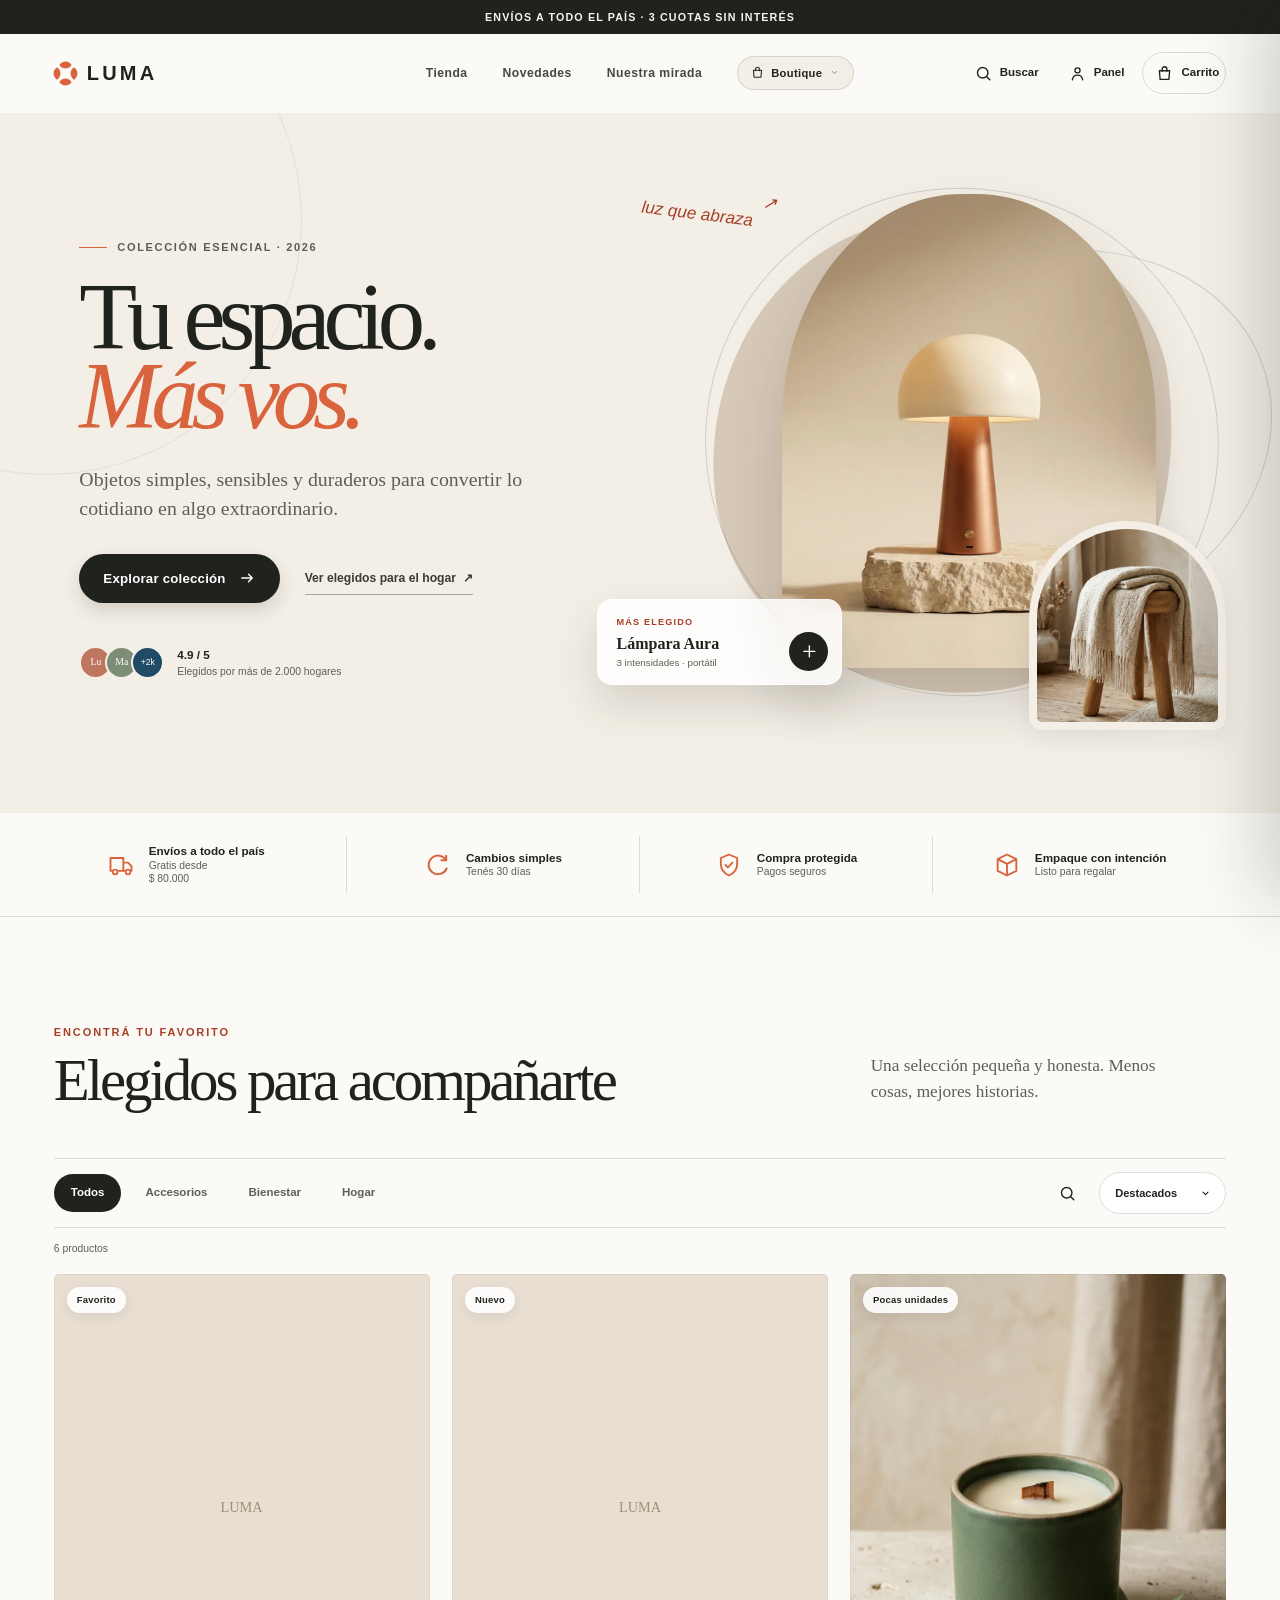
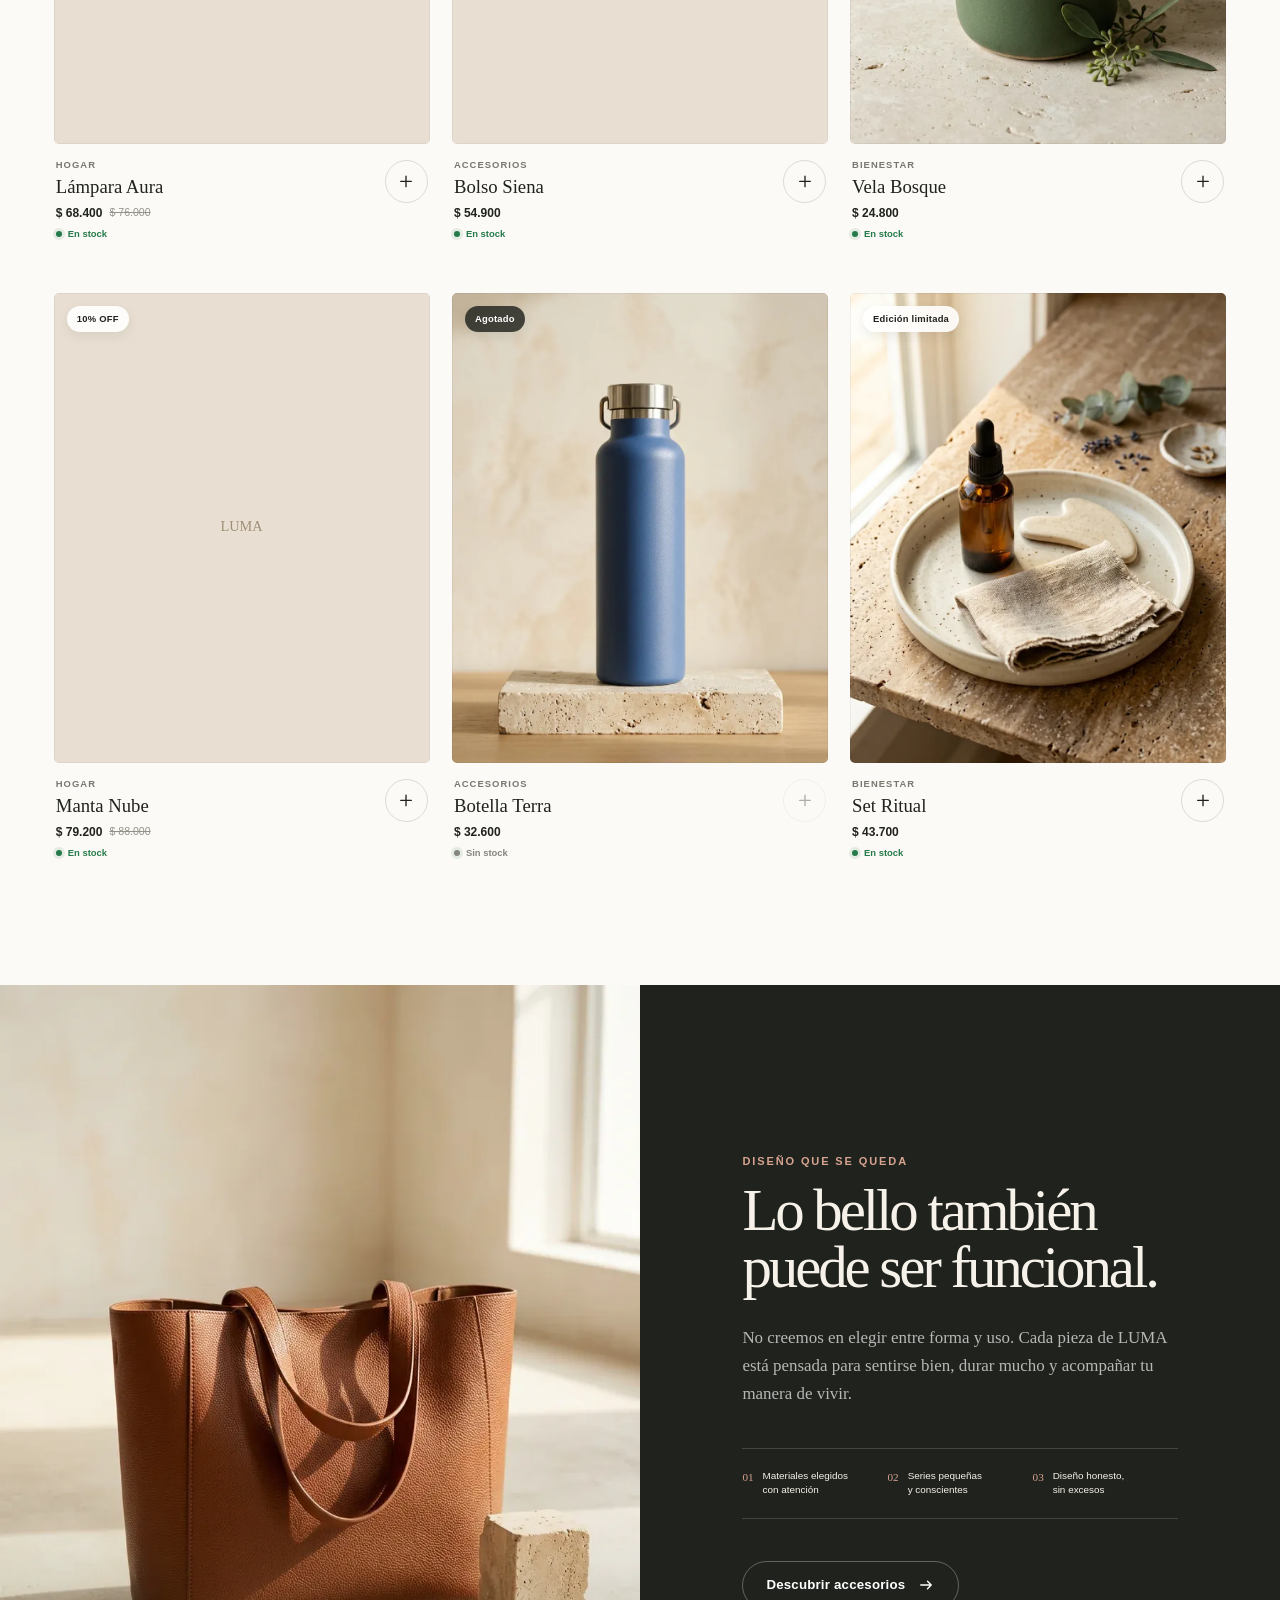
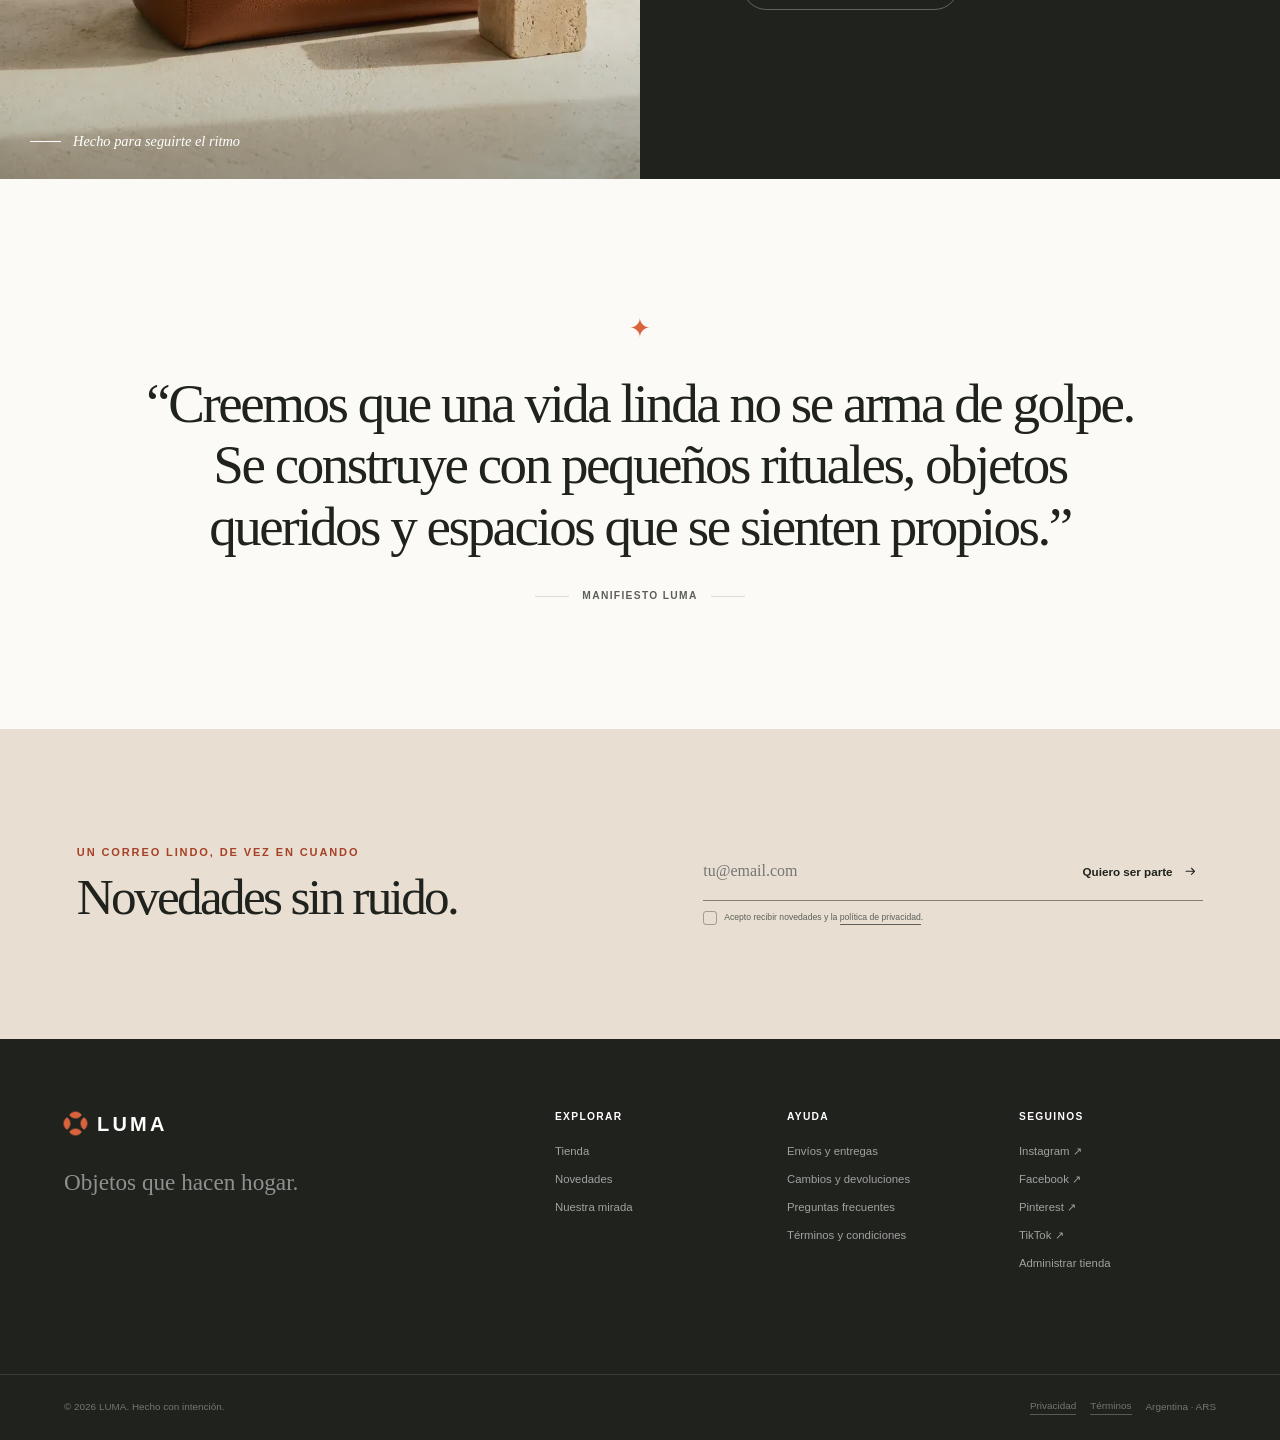
<file: index.html>
<!DOCTYPE html>
<html lang="es-AR">
<head>
<meta charset="UTF-8">
<meta name="viewport" content="width=device-width, initial-scale=1">
<title>LUMA · Objetos que hacen hogar</title>
<meta name="description" content="Objetos simples, sensibles y duraderos para convertir lo cotidiano en algo extraordinario.">
  <link rel="icon" href="data:,">
  <script type="module" crossorigin src="./assets/index-DdHUJkIm.js"></script>
  <link rel="modulepreload" crossorigin href="./assets/ui-c_WJ4vRH.js">
  <link rel="modulepreload" crossorigin href="./assets/editor-HDZ1BKHY.js">
  <link rel="stylesheet" crossorigin href="./assets/ui-IyqH8Pi1.css">
  <link rel="stylesheet" crossorigin href="./assets/editor-BwUH_imU.css">
</head>
<body>
<svg class="svg-sprite" aria-hidden="true">
    <symbol id="i-search" viewBox="0 0 24 24"><circle cx="11" cy="11" r="6.6" fill="none" stroke="currentColor" stroke-width="1.8"/><path d="m16 16 4 4" fill="none" stroke="currentColor" stroke-width="1.8" stroke-linecap="round"/></symbol>
    <symbol id="i-bag" viewBox="0 0 24 24"><path d="M5.5 8.5h13l-1 11h-11l-1-11Z" fill="none" stroke="currentColor" stroke-width="1.7" stroke-linejoin="round"/><path d="M9 9V6.5a3 3 0 0 1 6 0V9" fill="none" stroke="currentColor" stroke-width="1.7" stroke-linecap="round"/></symbol>
    <symbol id="i-user" viewBox="0 0 24 24"><circle cx="12" cy="8" r="3.2" fill="none" stroke="currentColor" stroke-width="1.7"/><path d="M5.5 20c.6-4 3-6 6.5-6s5.9 2 6.5 6" fill="none" stroke="currentColor" stroke-width="1.7" stroke-linecap="round"/></symbol>
    <symbol id="i-customers" viewBox="0 0 24 24"><circle cx="9" cy="8" r="3" fill="none" stroke="currentColor" stroke-width="1.7"/><circle cx="17" cy="9" r="2.2" fill="none" stroke="currentColor" stroke-width="1.5"/><path d="M3.5 20c.5-4 2.5-6 5.5-6s5 2 5.5 6M15 15c2.8-.7 5 .9 5.5 4" fill="none" stroke="currentColor" stroke-width="1.7" stroke-linecap="round"/></symbol>
    <symbol id="i-phone" viewBox="0 0 24 24"><path d="M7.2 3.5 10 7.7 8.2 9.5c1.2 2.5 3.1 4.4 5.6 5.6l1.8-1.8 4.2 2.8-.8 3.5c-.2.8-.9 1.3-1.7 1.2C9.8 20 4 14.2 3.2 6.7c-.1-.8.4-1.5 1.2-1.7l2.8-.7Z" fill="none" stroke="currentColor" stroke-width="1.65" stroke-linecap="round" stroke-linejoin="round"/></symbol>
    <symbol id="i-map" viewBox="0 0 24 24"><path d="M12 21s7-6.3 7-12a7 7 0 1 0-14 0c0 5.7 7 12 7 12Z" fill="none" stroke="currentColor" stroke-width="1.7"/><circle cx="12" cy="9" r="2.4" fill="none" stroke="currentColor" stroke-width="1.7"/></symbol>
    <symbol id="i-arrow" viewBox="0 0 24 24"><path d="M5 12h14m-5-5 5 5-5 5" fill="none" stroke="currentColor" stroke-width="1.8" stroke-linecap="round" stroke-linejoin="round"/></symbol>
    <symbol id="i-close" viewBox="0 0 24 24"><path d="m6 6 12 12M18 6 6 18" fill="none" stroke="currentColor" stroke-width="1.8" stroke-linecap="round"/></symbol>
    <symbol id="i-plus" viewBox="0 0 24 24"><path d="M12 5v14M5 12h14" fill="none" stroke="currentColor" stroke-width="1.8" stroke-linecap="round"/></symbol>
    <symbol id="i-minus" viewBox="0 0 24 24"><path d="M5 12h14" fill="none" stroke="currentColor" stroke-width="1.8" stroke-linecap="round"/></symbol>
    <symbol id="i-chevron" viewBox="0 0 24 24"><path d="m8 10 4 4 4-4" fill="none" stroke="currentColor" stroke-width="1.8" stroke-linecap="round" stroke-linejoin="round"/></symbol>
    <symbol id="i-truck" viewBox="0 0 24 24"><path d="M3 6h11v11H3V6Zm11 4h4l3 3v4h-7v-7Z" fill="none" stroke="currentColor" stroke-width="1.6" stroke-linejoin="round"/><circle cx="7" cy="18" r="2" fill="white" stroke="currentColor" stroke-width="1.5"/><circle cx="18" cy="18" r="2" fill="white" stroke="currentColor" stroke-width="1.5"/></symbol>
    <symbol id="i-refresh" viewBox="0 0 24 24"><path d="M19 8a8 8 0 1 0 .4 7" fill="none" stroke="currentColor" stroke-width="1.7" stroke-linecap="round"/><path d="M19 4v4h-4" fill="none" stroke="currentColor" stroke-width="1.7" stroke-linecap="round" stroke-linejoin="round"/></symbol>
    <symbol id="i-shield" viewBox="0 0 24 24"><path d="M12 3 5 6v5c0 4.7 2.7 8.2 7 10 4.3-1.8 7-5.3 7-10V6l-7-3Z" fill="none" stroke="currentColor" stroke-width="1.6" stroke-linejoin="round"/><path d="m9 12 2 2 4-4" fill="none" stroke="currentColor" stroke-width="1.6" stroke-linecap="round" stroke-linejoin="round"/></symbol>
    <symbol id="i-box" viewBox="0 0 24 24"><path d="m4 7 8-4 8 4-8 4-8-4Zm0 0v10l8 4 8-4V7M12 11v10" fill="none" stroke="currentColor" stroke-width="1.6" stroke-linejoin="round"/></symbol>
    <symbol id="i-grid" viewBox="0 0 24 24"><rect x="4" y="4" width="6" height="6" rx="1" fill="none" stroke="currentColor" stroke-width="1.7"/><rect x="14" y="4" width="6" height="6" rx="1" fill="none" stroke="currentColor" stroke-width="1.7"/><rect x="4" y="14" width="6" height="6" rx="1" fill="none" stroke="currentColor" stroke-width="1.7"/><rect x="14" y="14" width="6" height="6" rx="1" fill="none" stroke="currentColor" stroke-width="1.7"/></symbol>
    <symbol id="i-orders" viewBox="0 0 24 24"><path d="M7 3h10l2 3v15H5V6l2-3Z" fill="none" stroke="currentColor" stroke-width="1.7"/><path d="M5 7h14M9 11h6M9 15h6" fill="none" stroke="currentColor" stroke-width="1.7" stroke-linecap="round"/></symbol>
    <symbol id="i-finance" viewBox="0 0 24 24"><path d="M4 5h16v14H4V5Zm0 4h16" fill="none" stroke="currentColor" stroke-width="1.7" stroke-linejoin="round"/><path d="M8 15h2M15 12v5M12 14v3M18 11v6" fill="none" stroke="currentColor" stroke-width="1.7" stroke-linecap="round"/></symbol>
    <symbol id="i-alert" viewBox="0 0 24 24"><path d="M6 9a6 6 0 0112 0v4l2 3H4l2-3V9Z" fill="none" stroke="currentColor" stroke-width="1.7" stroke-linejoin="round"/><path d="M9.5 19h5" fill="none" stroke="currentColor" stroke-width="1.7" stroke-linecap="round"/></symbol>
    <symbol id="i-settings" viewBox="0 0 24 24"><circle cx="12" cy="12" r="3" fill="none" stroke="currentColor" stroke-width="1.7"/><path d="M19 13.5V10.5l-2-.7-.5-1.2.9-1.9-2.1-2.1-1.9.9-1.2-.5-.7-2h-3l-.7 2-1.2.5-1.9-.9-2.1 2.1.9 1.9-.5 1.2-2 .7v3l2 .7.5 1.2-.9 1.9 2.1 2.1 1.9-.9 1.2.5.7 2h3l.7-2 1.2-.5 1.9.9 2.1-2.1-.9-1.9.5-1.2 2-.7Z" fill="none" stroke="currentColor" stroke-width="1.35" stroke-linejoin="round"/></symbol>
    <symbol id="i-external" viewBox="0 0 24 24"><path d="M13 5h6v6M19 5l-9 9" fill="none" stroke="currentColor" stroke-width="1.7" stroke-linecap="round" stroke-linejoin="round"/><path d="M18 14v5H5V6h5" fill="none" stroke="currentColor" stroke-width="1.7" stroke-linecap="round" stroke-linejoin="round"/></symbol>
    <symbol id="i-edit" viewBox="0 0 24 24"><path d="m14 5 5 5L9 20H4v-5L14 5Z" fill="none" stroke="currentColor" stroke-width="1.7" stroke-linejoin="round"/><path d="m12 7 5 5" fill="none" stroke="currentColor" stroke-width="1.7"/></symbol>
    <symbol id="i-trash" viewBox="0 0 24 24"><path d="M5 7h14M9 7V4h6v3M7 7l1 13h8l1-13M10 11v5M14 11v5" fill="none" stroke="currentColor" stroke-width="1.7" stroke-linecap="round" stroke-linejoin="round"/></symbol>
    <symbol id="i-upload" viewBox="0 0 24 24"><path d="M12 16V4m-4 4 4-4 4 4M5 14v6h14v-6" fill="none" stroke="currentColor" stroke-width="1.7" stroke-linecap="round" stroke-linejoin="round"/></symbol>
    <symbol id="i-camera" viewBox="0 0 24 24"><path d="M4 8h3l1.5-2h7L17 8h3v11H4V8Z" fill="none" stroke="currentColor" stroke-width="1.7" stroke-linejoin="round"/><circle cx="12" cy="13" r="3.2" fill="none" stroke="currentColor" stroke-width="1.7"/></symbol>
    <symbol id="i-scan" viewBox="0 0 24 24"><path d="M4 9V5h4M16 5h4v4M20 15v4h-4M8 19H4v-4M7 12h10M8 9v6M11 9v6M14 9v6M17 9v6" fill="none" stroke="currentColor" stroke-width="1.65" stroke-linecap="round" stroke-linejoin="round"/></symbol>
    <symbol id="i-check" viewBox="0 0 24 24"><path d="m5 12 4.5 4.5L19 7" fill="none" stroke="currentColor" stroke-width="2" stroke-linecap="round" stroke-linejoin="round"/></symbol>
    <symbol id="i-whatsapp" viewBox="0 0 24 24"><path d="M20 11.7a8 8 0 0 1-11.8 7L4 20l1.3-4A8 8 0 1 1 20 11.7Z" fill="none" stroke="currentColor" stroke-width="1.7" stroke-linejoin="round"/><path d="M9 8.2c.2-.5.5-.5.8-.5h.4c.2 0 .4.1.5.4l.8 1.8c.1.3 0 .5-.2.7l-.6.7c-.2.2-.1.4 0 .6.5 1 1.3 1.8 2.3 2.3.2.1.4.2.6 0l.8-.9c.2-.2.4-.3.7-.2l1.7.8c.3.1.4.3.4.6 0 .7-.4 1.4-1 1.8-.5.3-1.2.5-2 .3-1.1-.3-2.6-1-4.2-2.5-1.3-1.3-2.2-2.8-2.5-4-.2-.8 0-1.4.5-1.9Z" fill="currentColor" stroke="none"/></symbol>
    <symbol id="i-eye" viewBox="0 0 24 24"><path d="M3 12s3.2-6 9-6 9 6 9 6-3.2 6-9 6-9-6-9-6Z" fill="none" stroke="currentColor" stroke-width="1.6"/><circle cx="12" cy="12" r="2.5" fill="none" stroke="currentColor" stroke-width="1.6"/></symbol>
    <symbol id="i-menu" viewBox="0 0 24 24"><path d="M4 7h16M4 12h16M4 17h16" fill="none" stroke="currentColor" stroke-width="1.8" stroke-linecap="round"/></symbol>
  </svg>
<div id="shopApp">
    <div class="announcement" id="announcement">Envíos a todo el país · 3 cuotas sin interés</div>
    <header class="site-header" id="siteHeader">
      <div class="header-inner">
        <button class="icon-button mobile-menu" id="mobileMenuButton" aria-label="Abrir menú"><svg><use href="#i-menu"></use></svg></button>
        <a class="brand" href="#inicio" aria-label="Ir al inicio">
          <span class="brand-mark" data-logo-slot><i></i><i></i><i></i><i></i></span>
          <span data-brand>LUMA</span>
        </a>
        <nav class="main-nav" aria-label="Navegación principal">
          <a href="#coleccion"><span data-content="nav1">Tienda</span></a>
          <a href="#novedades"><span data-content="nav2">Novedades</span></a>
          <a href="#manifiesto"><span data-content="nav3">Nuestra mirada</span></a>
          <button type="button" class="vidriera-pill" id="vidrieraPill" aria-haspopup="dialog"><svg><use href="#i-bag"></use></svg><span>Boutique</span><svg class="vidriera-pill-chevron"><use href="#i-chevron"></use></svg></button>
        </nav>
        <div class="header-actions">
          <button class="text-icon-button desktop-action" id="searchButton" aria-label="Buscar productos"><svg><use href="#i-search"></use></svg><span>Buscar</span></button>
          <button class="text-icon-button desktop-action" id="adminButton" aria-label="Abrir panel administrador"><svg><use href="#i-user"></use></svg><span>Panel</span></button>
          <button class="cart-trigger" id="cartButton" aria-label="Abrir carrito">
            <svg><use href="#i-bag"></use></svg>
            <span>Carrito</span>
            <b id="cartCount">0</b>
          </button>
        </div>
      </div>
      <div class="mobile-nav" id="mobileNav">
        <a href="#coleccion"><span data-content="nav1">Tienda</span></a>
        <a href="#novedades"><span data-content="nav2">Novedades</span></a>
        <a href="#manifiesto"><span data-content="nav3">Nuestra mirada</span></a>
        <button type="button" id="mobileVidrieraButton">Cambiar vidriera · Boutique</button>
        <button id="mobileAdminButton">Panel administrador</button>
      </div>
    </header>
<main>
      <div class="luma-front" id="lumaHeadBlock">
      <section class="hero" id="inicio">
        <div class="hero-copy reveal">
          <div class="eyebrow"><span></span><b data-content="heroEyebrow">Colección esencial · 2026</b></div>
          <h1><span data-content="heroTitle">Tu espacio.</span><br><em data-content="heroAccent">Más vos.</em></h1>
          <p class="hero-lead" data-content="heroDescription">Objetos simples, sensibles y duraderos para convertir lo cotidiano en algo extraordinario.</p>
          <div class="hero-actions">
            <a class="button button-dark" href="#coleccion"><span data-content="heroPrimaryCta">Explorar colección</span> <svg><use href="#i-arrow"></use></svg></a>
            <button class="link-button" data-category-jump="Hogar"><b data-content="heroSecondaryCta">Ver elegidos para el hogar</b> <span>↗</span></button>
          </div>
          <div class="hero-note">
            <div class="avatar-stack"><span>Lu</span><span>Ma</span><span>+2k</span></div>
            <div><b data-content="heroRating">4.9 / 5</b><small data-content="heroNoteText">Elegidos por más de 2.000 hogares</small></div>
          </div>
        </div>
        <div class="hero-visual reveal reveal-delay">
          <div class="hero-orbit orbit-one"></div>
          <div class="hero-orbit orbit-two"></div>
          <figure class="hero-main-image">
            <img src="./img/img-01.webp" alt="Lámpara Aura en tono marfil" fetchpriority="high" data-content-image="heroImageMain">
          </figure>
          <figure class="hero-secondary-image">
            <img src="./img/img-02.webp" alt="Manta Nube de textura suave" data-content-image="heroImageSecondary">
          </figure>
          <div class="hero-product-card">
            <span data-content="heroCardLabel">Más elegido</span>
            <div><b data-content="heroCardName">Lámpara Aura</b><small data-content="heroCardNote">3 intensidades · portátil</small></div>
            <button data-add-product="lampara-aura" aria-label="Agregar Lámpara Aura al carrito"><svg><use href="#i-plus"></use></svg></button>
          </div>
          <div class="hero-handwritten"><span data-content="handwritten">luz que abraza</span> <span>↗</span></div>
        </div>
      </section>

      <section class="service-strip" aria-label="Beneficios de compra">
        <article><svg><use href="#i-truck"></use></svg><div><b data-content="serviceShippingTitle">Envíos a todo el país</b><span data-content="serviceShippingPrefix">Gratis desde</span> <span data-free-shipping>$80.000</span></div></article>
        <article><svg><use href="#i-refresh"></use></svg><div><b data-content="serviceChangesTitle">Cambios simples</b><span data-content="serviceChangesText">Tenés 30 días</span></div></article>
        <article><svg><use href="#i-shield"></use></svg><div><b data-content="serviceProtectedTitle">Compra protegida</b><span data-content="serviceProtectedText">Pagos seguros</span></div></article>
        <article><svg><use href="#i-box"></use></svg><div><b data-content="serviceGiftTitle">Empaque con intención</b><span data-content="serviceGiftText">Listo para regalar</span></div></article>
      </section>
      </div>
<section class="catalog-section" id="coleccion">
        <div class="section-heading reveal">
          <div>
            <span class="kicker" data-content="catalogKicker">Encontrá tu favorito</span>
            <h2 data-content="catalogTitle">Elegidos para acompañarte</h2>
          </div>
          <p data-content="catalogDescription">Una selección pequeña y honesta. Menos cosas, mejores historias.</p>
        </div>

        <div class="catalog-toolbar">
          <div class="category-pills" id="categoryPills" role="tablist" aria-label="Categorías"></div>
          <div class="catalog-tools">
            <label class="inline-search" id="inlineSearch">
              <svg><use href="#i-search"></use></svg>
              <input id="searchInput" type="search" placeholder="¿Qué estás buscando?" autocomplete="off">
              <kbd>ESC</kbd>
            </label>
            <label class="sort-select">
              <span class="sr-only">Ordenar productos</span>
              <select id="sortSelect">
                <option value="featured">Destacados</option>
                <option value="price-asc">Menor precio</option>
                <option value="price-desc">Mayor precio</option>
                <option value="name">Nombre A–Z</option>
              </select>
              <svg><use href="#i-chevron"></use></svg>
            </label>
          </div>
        </div>
        <div class="results-meta"><span id="resultsCount">Cargando colección…</span><button id="clearFilters" hidden>Limpiar filtros</button></div>
        <div class="product-grid" id="productGrid" aria-live="polite">
          <div class="product-skeleton"></div><div class="product-skeleton"></div><div class="product-skeleton"></div><div class="product-skeleton"></div>
        </div>
        <div class="empty-state" id="emptyState" hidden>
          <span class="empty-mark">✦</span>
          <h3>No encontramos coincidencias</h3>
          <p>Probá con otra palabra o explorá toda la colección.</p>
          <button class="button button-dark" id="emptyReset">Ver todos los productos</button>
        </div>
      </section>

      <div class="luma-front" id="lumaTailBlock">
      <section class="editorial-section" id="novedades">
        <div class="editorial-image reveal">
          <img src="./img/img-03.webp" alt="Bolso Siena, diseño atemporal" loading="lazy" data-content-image="editorialImage">
          <span class="image-caption" data-content="editorialCaption">Hecho para seguirte el ritmo</span>
        </div>
        <div class="editorial-copy reveal reveal-delay">
          <span class="kicker" data-content="editorialKicker">Diseño que se queda</span>
          <h2 data-content="editorialTitle">Lo bello también puede ser funcional.</h2>
          <p data-content="editorialDescription">No creemos en elegir entre forma y uso. Cada pieza de LUMA está pensada para sentirse bien, durar mucho y acompañar tu manera de vivir.</p>
          <div class="editorial-facts">
            <div><strong>01</strong><span data-content="editorialFact1" data-content-multiline="true">Materiales elegidos<br>con atención</span></div>
            <div><strong>02</strong><span data-content="editorialFact2" data-content-multiline="true">Series pequeñas<br>y conscientes</span></div>
            <div><strong>03</strong><span data-content="editorialFact3" data-content-multiline="true">Diseño honesto,<br>sin excesos</span></div>
          </div>
          <button class="button button-light" data-category-jump="Accesorios"><span data-content="editorialCta">Descubrir accesorios</span> <svg><use href="#i-arrow"></use></svg></button>
        </div>
      </section>

      <section class="manifesto" id="manifiesto">
        <span class="manifesto-star">✦</span>
        <p data-content="manifestoQuote">“Creemos que una vida linda no se arma de golpe. Se construye con pequeños rituales, objetos queridos y espacios que se sienten propios.”</p>
        <div><span></span><b data-content="manifestoSignature">Manifiesto LUMA</b><span></span></div>
      </section>

      <section class="newsletter">
        <div>
          <span class="kicker" data-content="newsletterKicker">Un correo lindo, de vez en cuando</span>
          <h2 data-content="newsletterTitle">Novedades sin ruido.</h2>
        </div>
        <form id="newsletterForm"><div class="newsletter-input-row"><label><span class="sr-only">Tu correo electrónico</span><input name="email" type="email" required placeholder="tu@email.com" data-content-placeholder="newsletterPlaceholder"></label><button type="submit"><span data-content="newsletterButton">Quiero ser parte</span> <svg><use href="#i-arrow"></use></svg></button></div><label class="newsletter-consent"><input name="consent" type="checkbox" required><i></i><span>Acepto recibir novedades y la <button type="button" data-legal-page="privacyPolicy">política de privacidad</button>.</span></label></form>
      </section>
      </div>
    </main>

    <footer class="site-footer">
      <div class="footer-top">
        <div class="footer-brand"><a class="brand brand-light" href="#inicio"><span class="brand-mark" data-logo-slot><i></i><i></i><i></i><i></i></span><span data-brand>LUMA</span></a><p data-tagline>Objetos que hacen hogar.</p></div>
        <div class="footer-links"><div><b>Explorar</b><a href="#coleccion">Tienda</a><a href="#novedades">Novedades</a><a href="#manifiesto">Nuestra mirada</a></div><div><b>Ayuda</b><button data-legal-page="shippingPolicy">Envíos y entregas</button><button data-legal-page="returnsPolicy">Cambios y devoluciones</button><button data-legal-page="faq">Preguntas frecuentes</button><button data-legal-page="termsConditions">Términos y condiciones</button></div><div><b>Seguinos</b><a data-social-link="instagramUrl" href="#" target="_blank" rel="noopener">Instagram ↗</a><a data-social-link="facebookUrl" href="#" target="_blank" rel="noopener">Facebook ↗</a><a data-social-link="pinterestUrl" href="#" target="_blank" rel="noopener">Pinterest ↗</a><a data-social-link="tiktokUrl" href="#" target="_blank" rel="noopener">TikTok ↗</a><button id="footerAdminButton">Administrar tienda</button></div></div>
      </div>
      <div class="footer-bottom"><span>© <span id="currentYear">2026</span> <span data-brand>LUMA</span>. Hecho con intención.</span><div><button data-legal-page="privacyPolicy">Privacidad</button><button data-legal-page="termsConditions">Términos</button><span>Argentina · ARS</span></div></div>
    </footer>
  </div>

  <div class="overlay" id="cartOverlay" hidden></div>
  <aside class="cart-drawer" id="cartDrawer" aria-hidden="true" aria-labelledby="cartTitle">
    <header class="drawer-header"><div><span>Tu selección</span><h2 id="cartTitle">Carrito <small id="cartTitleCount">0</small></h2></div><button class="round-close" id="closeCart" aria-label="Cerrar carrito"><svg><use href="#i-close"></use></svg></button></header>
    <div class="shipping-progress" id="shippingProgress"><div><span id="shippingMessage">Sumá productos para obtener envío gratis</span><b id="shippingPercent">0%</b></div><div class="progress-track"><i id="shippingBar"></i></div></div>
    <div class="cart-content" id="cartContent"></div>
    <div class="cart-footer" id="cartFooter" hidden>
      <div class="cart-totals"><div><span>Subtotal</span><b id="cartSubtotal">$0</b></div><small>El costo de envío se calcula al finalizar.</small></div>
      <button class="button button-dark button-full" id="checkoutButton">Finalizar compra <svg><use href="#i-arrow"></use></svg></button>
      <div class="secure-note"><svg><use href="#i-shield"></use></svg> Compra protegida y stock reservado</div>
    </div>
  </aside>

  <div class="modal-backdrop" id="vidrieraBackdrop" hidden>
    <section class="mode-chooser modal-card" role="dialog" aria-modal="true" aria-labelledby="vidrieraTitle">
      <header class="modal-header"><div><span>Cambiar de vidriera</span><h2 id="vidrieraTitle">¿Dónde querés mirar?</h2></div><button class="round-close" id="closeVidriera" aria-label="Cerrar"><svg><use href="#i-close"></use></svg></button></header>
      <div class="mode-chooser-grid">
        <a class="mode-card is-active" href="index.html"><span class="mode-ic"><svg><use href="#i-bag"></use></svg></span><b>Boutique</b><p>La vidriera LUMA: hogar, bienestar y accesorios con carrito completo.</p><span class="mode-tag">Actual</span></a>
        <a class="mode-card" href="tech.html"><span class="mode-ic"><svg><use href="#i-phone"></use></svg></span><b>Tech</b><p>La vidriera de Eze.pece con su página completa y catálogo para comprar.</p></a>
      </div>
      <p class="mode-chooser-note">La tienda pública queda en el modo que elijas. Podés cambiarlo cuando quieras desde acá.</p>
    </section>
  </div>

  <div class="modal-backdrop" id="legalBackdrop" hidden><section class="legal-modal modal-card" role="dialog" aria-modal="true" aria-labelledby="legalTitle"><header class="modal-header"><div><span>Información importante</span><h2 id="legalTitle">Política</h2></div><button class="round-close" id="closeLegal" aria-label="Cerrar"><svg><use href="#i-close"></use></svg></button></header><div class="legal-content" id="legalContent"></div><footer><span data-brand>LUMA</span><small id="legalContact"></small></footer></section></div>

  <div class="modal-backdrop" id="productModalBackdrop" hidden>
    <section class="product-modal modal-card" id="productModal" role="dialog" aria-modal="true" aria-label="Detalle del producto"></section>
  </div>

  <div class="modal-backdrop checkout-backdrop" id="checkoutBackdrop" hidden>
    <section class="checkout-modal modal-card" role="dialog" aria-modal="true" aria-labelledby="checkoutTitle">
      <header class="modal-header"><div><span>Compra segura</span><h2 id="checkoutTitle">Finalizá tu pedido</h2></div><button class="round-close" id="closeCheckout" aria-label="Cerrar checkout"><svg><use href="#i-close"></use></svg></button></header>
      <form id="checkoutForm">
        <div class="checkout-layout">
          <div class="checkout-fields">
            <div class="form-section"><div class="form-section-title"><b>1</b><span>Datos de contacto</span></div><div class="field-grid"><label class="field field-wide"><span>Nombre y apellido</span><input name="name" required autocomplete="name" placeholder="Ej. Laura Gómez"></label><label class="field"><span>Teléfono</span><input name="phone" required autocomplete="tel" placeholder="351 555 0000"></label><label class="field"><span>Email <small>(para el comprobante)</small></span><input name="email" type="email" autocomplete="email" placeholder="tu@email.com"></label></div></div>
            <div class="form-section"><div class="form-section-title"><b>2</b><span>Forma de entrega</span></div><div class="choice-grid delivery-choices"><label class="choice-card"><input type="radio" name="deliveryType" value="shipping" checked><i></i><svg><use href="#i-truck"></use></svg><span><b>Envío a domicilio</b><small id="shippingChoiceText">Calculado según tu compra</small></span></label><label class="choice-card"><input type="radio" name="deliveryType" value="pickup"><i></i><svg><use href="#i-box"></use></svg><span><b>Retiro sin cargo</b><small data-pickup>En Córdoba Capital</small></span></label><label class="choice-card" id="uberChoiceCard" hidden><input type="radio" name="deliveryType" value="uber"><i></i><svg><use href="#i-truck"></use></svg><span><b>Envío con Uber</b><small id="uberChoiceMeta">Cotizando…</small></span></label></div><label class="field field-address" id="addressField"><span>Dirección completa</span><textarea name="address" rows="2" placeholder="Calle, número, piso, localidad y provincia"></textarea></label><label class="field"><span>Notas para la entrega <small>(opcional)</small></span><input name="notes" placeholder="Ej. Timbre B, recibir después de las 14 h"></label></div>
            <div class="form-section"><div class="form-section-title"><b>3</b><span>¿Cómo querés pagar?</span></div><div class="payment-choices"><label class="payment-card" id="mercadoPagoPaymentCard"><input type="radio" name="paymentMethod" value="mercadopago" checked><i></i><span class="mp-logo">mp</span><span><b>Mercado Pago</b><small>Tarjetas, dinero disponible o transferencia</small></span><em id="mpModeBadge">Demo</em></label><label class="payment-card" id="whatsappPaymentCard"><input type="radio" name="paymentMethod" value="whatsapp"><i></i><span class="wa-logo">◔</span><span><b>Coordinar por WhatsApp</b><small>Enviá el pedido y acordá el pago</small></span></label></div><div class="demo-notice" id="demoNotice"><strong>Modo demostración</strong> — se simulará una aprobación para que puedas probar el flujo completo. En producción se conecta con tus credenciales.</div></div>
          </div>
          <aside class="checkout-summary"><h3>Resumen</h3><div id="checkoutItems"></div><div class="summary-lines"><div><span>Subtotal</span><b id="checkoutSubtotal">$0</b></div><div><span>Envío</span><b id="checkoutShipping">—</b></div><div class="summary-total"><span>Total</span><b id="checkoutTotal">$0</b></div></div><div class="summary-benefit"><svg><use href="#i-shield"></use></svg><span><b>Tu stock queda reservado</b><small>al confirmar el pedido</small></span></div></aside>
        </div>
        <div class="checkout-submit"><p id="checkoutError" role="alert"></p><button class="button button-dark" type="submit" id="placeOrderButton"><span>Confirmar pedido</span><svg><use href="#i-arrow"></use></svg></button></div>
      </form>
    </section>
  </div>

  <div class="modal-backdrop" id="successBackdrop" hidden>
    <section class="success-modal modal-card" role="dialog" aria-modal="true" aria-labelledby="successTitle">
      <button class="round-close success-close" aria-label="Cerrar"><svg><use href="#i-close"></use></svg></button>
      <div class="success-icon"><svg><use href="#i-check"></use></svg></div>
      <span class="kicker">Pedido recibido</span>
      <h2 id="successTitle">¡Gracias por elegirnos!</h2>
      <p id="successText"></p>
      <div class="success-order"><span>Número de pedido</span><b id="successOrderNumber">LU-0000</b></div>
      <a class="button button-whatsapp" id="successAction" href="#" target="_blank" rel="noopener" hidden>Continuar en WhatsApp <svg><use href="#i-arrow"></use></svg></a>
      <button class="button button-dark" id="successContinue">Seguir explorando</button>
</section>
</div>


  <div id="toastRegion" class="toast-region" aria-live="polite"></div>
</body>
</html>
</file>
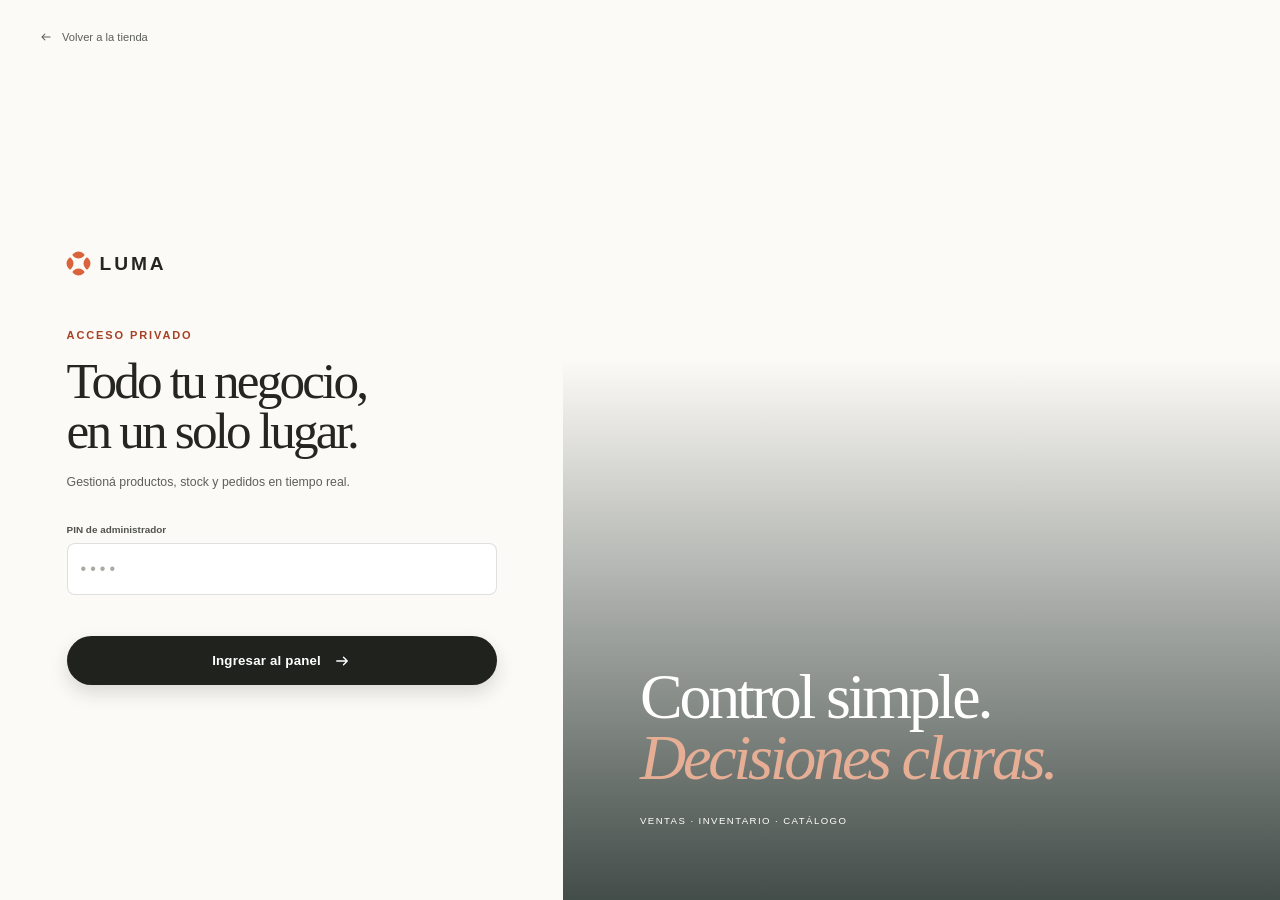
<file: panel.html>
<!DOCTYPE html>
<html lang="es-AR">
<head>
<meta charset="UTF-8">
<meta name="viewport" content="width=device-width, initial-scale=1">
<title>Panel · popups-shop</title>
  <link rel="icon" href="data:,">
  <script type="module" crossorigin src="./assets/panel-Bi6MFOJm.js"></script>
  <link rel="modulepreload" crossorigin href="./assets/ui-c_WJ4vRH.js">
  <link rel="stylesheet" crossorigin href="./assets/ui-IyqH8Pi1.css">
  <link rel="stylesheet" crossorigin href="./assets/panel-BuylzL8G.css">
</head>
<body class="admin-body">
<svg class="svg-sprite" aria-hidden="true">
    <symbol id="i-search" viewBox="0 0 24 24"><circle cx="11" cy="11" r="6.6" fill="none" stroke="currentColor" stroke-width="1.8"/><path d="m16 16 4 4" fill="none" stroke="currentColor" stroke-width="1.8" stroke-linecap="round"/></symbol>
    <symbol id="i-bag" viewBox="0 0 24 24"><path d="M5.5 8.5h13l-1 11h-11l-1-11Z" fill="none" stroke="currentColor" stroke-width="1.7" stroke-linejoin="round"/><path d="M9 9V6.5a3 3 0 0 1 6 0V9" fill="none" stroke="currentColor" stroke-width="1.7" stroke-linecap="round"/></symbol>
    <symbol id="i-user" viewBox="0 0 24 24"><circle cx="12" cy="8" r="3.2" fill="none" stroke="currentColor" stroke-width="1.7"/><path d="M5.5 20c.6-4 3-6 6.5-6s5.9 2 6.5 6" fill="none" stroke="currentColor" stroke-width="1.7" stroke-linecap="round"/></symbol>
    <symbol id="i-customers" viewBox="0 0 24 24"><circle cx="9" cy="8" r="3" fill="none" stroke="currentColor" stroke-width="1.7"/><circle cx="17" cy="9" r="2.2" fill="none" stroke="currentColor" stroke-width="1.5"/><path d="M3.5 20c.5-4 2.5-6 5.5-6s5 2 5.5 6M15 15c2.8-.7 5 .9 5.5 4" fill="none" stroke="currentColor" stroke-width="1.7" stroke-linecap="round"/></symbol>
    <symbol id="i-phone" viewBox="0 0 24 24"><path d="M7.2 3.5 10 7.7 8.2 9.5c1.2 2.5 3.1 4.4 5.6 5.6l1.8-1.8 4.2 2.8-.8 3.5c-.2.8-.9 1.3-1.7 1.2C9.8 20 4 14.2 3.2 6.7c-.1-.8.4-1.5 1.2-1.7l2.8-.7Z" fill="none" stroke="currentColor" stroke-width="1.65" stroke-linecap="round" stroke-linejoin="round"/></symbol>
    <symbol id="i-map" viewBox="0 0 24 24"><path d="M12 21s7-6.3 7-12a7 7 0 1 0-14 0c0 5.7 7 12 7 12Z" fill="none" stroke="currentColor" stroke-width="1.7"/><circle cx="12" cy="9" r="2.4" fill="none" stroke="currentColor" stroke-width="1.7"/></symbol>
    <symbol id="i-arrow" viewBox="0 0 24 24"><path d="M5 12h14m-5-5 5 5-5 5" fill="none" stroke="currentColor" stroke-width="1.8" stroke-linecap="round" stroke-linejoin="round"/></symbol>
    <symbol id="i-close" viewBox="0 0 24 24"><path d="m6 6 12 12M18 6 6 18" fill="none" stroke="currentColor" stroke-width="1.8" stroke-linecap="round"/></symbol>
    <symbol id="i-plus" viewBox="0 0 24 24"><path d="M12 5v14M5 12h14" fill="none" stroke="currentColor" stroke-width="1.8" stroke-linecap="round"/></symbol>
    <symbol id="i-minus" viewBox="0 0 24 24"><path d="M5 12h14" fill="none" stroke="currentColor" stroke-width="1.8" stroke-linecap="round"/></symbol>
    <symbol id="i-chevron" viewBox="0 0 24 24"><path d="m8 10 4 4 4-4" fill="none" stroke="currentColor" stroke-width="1.8" stroke-linecap="round" stroke-linejoin="round"/></symbol>
    <symbol id="i-truck" viewBox="0 0 24 24"><path d="M3 6h11v11H3V6Zm11 4h4l3 3v4h-7v-7Z" fill="none" stroke="currentColor" stroke-width="1.6" stroke-linejoin="round"/><circle cx="7" cy="18" r="2" fill="white" stroke="currentColor" stroke-width="1.5"/><circle cx="18" cy="18" r="2" fill="white" stroke="currentColor" stroke-width="1.5"/></symbol>
    <symbol id="i-refresh" viewBox="0 0 24 24"><path d="M19 8a8 8 0 1 0 .4 7" fill="none" stroke="currentColor" stroke-width="1.7" stroke-linecap="round"/><path d="M19 4v4h-4" fill="none" stroke="currentColor" stroke-width="1.7" stroke-linecap="round" stroke-linejoin="round"/></symbol>
    <symbol id="i-shield" viewBox="0 0 24 24"><path d="M12 3 5 6v5c0 4.7 2.7 8.2 7 10 4.3-1.8 7-5.3 7-10V6l-7-3Z" fill="none" stroke="currentColor" stroke-width="1.6" stroke-linejoin="round"/><path d="m9 12 2 2 4-4" fill="none" stroke="currentColor" stroke-width="1.6" stroke-linecap="round" stroke-linejoin="round"/></symbol>
    <symbol id="i-box" viewBox="0 0 24 24"><path d="m4 7 8-4 8 4-8 4-8-4Zm0 0v10l8 4 8-4V7M12 11v10" fill="none" stroke="currentColor" stroke-width="1.6" stroke-linejoin="round"/></symbol>
    <symbol id="i-grid" viewBox="0 0 24 24"><rect x="4" y="4" width="6" height="6" rx="1" fill="none" stroke="currentColor" stroke-width="1.7"/><rect x="14" y="4" width="6" height="6" rx="1" fill="none" stroke="currentColor" stroke-width="1.7"/><rect x="4" y="14" width="6" height="6" rx="1" fill="none" stroke="currentColor" stroke-width="1.7"/><rect x="14" y="14" width="6" height="6" rx="1" fill="none" stroke="currentColor" stroke-width="1.7"/></symbol>
    <symbol id="i-orders" viewBox="0 0 24 24"><path d="M7 3h10l2 3v15H5V6l2-3Z" fill="none" stroke="currentColor" stroke-width="1.7"/><path d="M5 7h14M9 11h6M9 15h6" fill="none" stroke="currentColor" stroke-width="1.7" stroke-linecap="round"/></symbol>
    <symbol id="i-finance" viewBox="0 0 24 24"><path d="M4 5h16v14H4V5Zm0 4h16" fill="none" stroke="currentColor" stroke-width="1.7" stroke-linejoin="round"/><path d="M8 15h2M15 12v5M12 14v3M18 11v6" fill="none" stroke="currentColor" stroke-width="1.7" stroke-linecap="round"/></symbol>
    <symbol id="i-alert" viewBox="0 0 24 24"><path d="M6 9a6 6 0 0112 0v4l2 3H4l2-3V9Z" fill="none" stroke="currentColor" stroke-width="1.7" stroke-linejoin="round"/><path d="M9.5 19h5" fill="none" stroke="currentColor" stroke-width="1.7" stroke-linecap="round"/></symbol>
    <symbol id="i-settings" viewBox="0 0 24 24"><circle cx="12" cy="12" r="3" fill="none" stroke="currentColor" stroke-width="1.7"/><path d="M19 13.5V10.5l-2-.7-.5-1.2.9-1.9-2.1-2.1-1.9.9-1.2-.5-.7-2h-3l-.7 2-1.2.5-1.9-.9-2.1 2.1.9 1.9-.5 1.2-2 .7v3l2 .7.5 1.2-.9 1.9 2.1 2.1 1.9-.9 1.2.5.7 2h3l.7-2 1.2-.5 1.9.9 2.1-2.1-.9-1.9.5-1.2 2-.7Z" fill="none" stroke="currentColor" stroke-width="1.35" stroke-linejoin="round"/></symbol>
    <symbol id="i-external" viewBox="0 0 24 24"><path d="M13 5h6v6M19 5l-9 9" fill="none" stroke="currentColor" stroke-width="1.7" stroke-linecap="round" stroke-linejoin="round"/><path d="M18 14v5H5V6h5" fill="none" stroke="currentColor" stroke-width="1.7" stroke-linecap="round" stroke-linejoin="round"/></symbol>
    <symbol id="i-edit" viewBox="0 0 24 24"><path d="m14 5 5 5L9 20H4v-5L14 5Z" fill="none" stroke="currentColor" stroke-width="1.7" stroke-linejoin="round"/><path d="m12 7 5 5" fill="none" stroke="currentColor" stroke-width="1.7"/></symbol>
    <symbol id="i-trash" viewBox="0 0 24 24"><path d="M5 7h14M9 7V4h6v3M7 7l1 13h8l1-13M10 11v5M14 11v5" fill="none" stroke="currentColor" stroke-width="1.7" stroke-linecap="round" stroke-linejoin="round"/></symbol>
    <symbol id="i-upload" viewBox="0 0 24 24"><path d="M12 16V4m-4 4 4-4 4 4M5 14v6h14v-6" fill="none" stroke="currentColor" stroke-width="1.7" stroke-linecap="round" stroke-linejoin="round"/></symbol>
    <symbol id="i-camera" viewBox="0 0 24 24"><path d="M4 8h3l1.5-2h7L17 8h3v11H4V8Z" fill="none" stroke="currentColor" stroke-width="1.7" stroke-linejoin="round"/><circle cx="12" cy="13" r="3.2" fill="none" stroke="currentColor" stroke-width="1.7"/></symbol>
    <symbol id="i-scan" viewBox="0 0 24 24"><path d="M4 9V5h4M16 5h4v4M20 15v4h-4M8 19H4v-4M7 12h10M8 9v6M11 9v6M14 9v6M17 9v6" fill="none" stroke="currentColor" stroke-width="1.65" stroke-linecap="round" stroke-linejoin="round"/></symbol>
    <symbol id="i-check" viewBox="0 0 24 24"><path d="m5 12 4.5 4.5L19 7" fill="none" stroke="currentColor" stroke-width="2" stroke-linecap="round" stroke-linejoin="round"/></symbol>
    <symbol id="i-whatsapp" viewBox="0 0 24 24"><path d="M20 11.7a8 8 0 0 1-11.8 7L4 20l1.3-4A8 8 0 1 1 20 11.7Z" fill="none" stroke="currentColor" stroke-width="1.7" stroke-linejoin="round"/><path d="M9 8.2c.2-.5.5-.5.8-.5h.4c.2 0 .4.1.5.4l.8 1.8c.1.3 0 .5-.2.7l-.6.7c-.2.2-.1.4 0 .6.5 1 1.3 1.8 2.3 2.3.2.1.4.2.6 0l.8-.9c.2-.2.4-.3.7-.2l1.7.8c.3.1.4.3.4.6 0 .7-.4 1.4-1 1.8-.5.3-1.2.5-2 .3-1.1-.3-2.6-1-4.2-2.5-1.3-1.3-2.2-2.8-2.5-4-.2-.8 0-1.4.5-1.9Z" fill="currentColor" stroke="none"/></symbol>
    <symbol id="i-eye" viewBox="0 0 24 24"><path d="M3 12s3.2-6 9-6 9 6 9 6-3.2 6-9 6-9-6-9-6Z" fill="none" stroke="currentColor" stroke-width="1.6"/><circle cx="12" cy="12" r="2.5" fill="none" stroke="currentColor" stroke-width="1.6"/></symbol>
    <symbol id="i-menu" viewBox="0 0 24 24"><path d="M4 7h16M4 12h16M4 17h16" fill="none" stroke="currentColor" stroke-width="1.8" stroke-linecap="round"/></symbol>
  </svg>
<section id="adminApp" class="admin-app" hidden>
    <div class="admin-login" id="adminLogin">
      <button class="admin-back" id="loginBack"><svg><use href="#i-arrow"></use></svg> Volver a la tienda</button>
      <div class="login-card">
        <div class="login-brand"><span class="brand-mark" data-logo-slot><i></i><i></i><i></i><i></i></span><span data-brand>LUMA</span></div>
        <span class="kicker">Acceso privado</span>
        <h1>Todo tu negocio,<br>en un solo lugar.</h1>
        <p>Gestioná productos, stock y pedidos en tiempo real.</p>
        <form id="loginForm"><label class="field"><span>PIN de administrador</span><input name="pin" type="password" inputmode="numeric" maxlength="12" required placeholder="••••" autocomplete="current-password"></label><p class="form-error" id="loginError"></p><p class="field-hint" id="loginCloudHint" style="margin:0 0 14px;font-size:12.5px;color:#6f736a;line-height:1.5" hidden>¿Perdiste tu Clave de acceso? Escribinos y te generamos una nueva.</p><button class="button button-dark button-full" type="submit">Ingresar al panel <svg><use href="#i-arrow"></use></svg></button></form>

      </div>
      <div class="login-art"><div class="login-art-copy"><span>Control simple.<br><em>Decisiones claras.</em></span><small>Ventas · Inventario · Catálogo</small></div></div>
    </div>

    <div class="admin-shell" id="adminShell" hidden>
      <aside class="admin-sidebar" id="adminSidebar">
        <div class="admin-logo"><span class="brand-mark" data-logo-slot><i></i><i></i><i></i><i></i></span><span data-brand>LUMA</span><small>ADMIN</small></div>
        <nav id="adminNav">
          <button class="active" data-admin-tab="dashboard"><svg><use href="#i-grid"></use></svg><span>Resumen</span></button>
          <button data-admin-tab="alerts"><svg><use href="#i-alert"></use></svg><span>Alertas</span><b id="adminAlertBadge" hidden>0</b></button>
          <button data-admin-tab="products"><svg><use href="#i-box"></use></svg><span>Productos</span></button>
          <button data-admin-tab="customers"><svg><use href="#i-customers"></use></svg><span>Clientes</span></button>
          <button data-admin-tab="orders"><svg><use href="#i-orders"></use></svg><span>Pedidos</span><b id="pendingOrderBadge" hidden>0</b></button>
          <button data-admin-tab="finance"><svg><use href="#i-finance"></use></svg><span>Finanzas</span></button>
          <button data-admin-tab="settings"><svg><use href="#i-settings"></use></svg><span>Configuración</span></button>
        </nav>
        <div class="admin-sidebar-bottom"><button id="viewStore" title="Ver tienda"><svg><use href="#i-external"></use></svg><span>Ver tienda</span></button><button id="editStore" title="Editar tienda"><svg><use href="#i-settings"></use></svg><span>Editar tienda</span></button><button id="guidePdfButton"><svg><use href="#i-orders"></use></svg><span>Guía (PDF)</span></button><button id="logoutButton"><svg><use href="#i-user"></use></svg><span>Cerrar sesión</span></button></div>
      </aside>
      <header class="admin-mobile-header"><button id="adminMenuButton"><svg><use href="#i-menu"></use></svg></button><div class="admin-logo"><span data-brand>LUMA</span><small>ADMIN</small></div><button id="adminMobileStore" title="Ver tienda" aria-label="Ver tienda"><svg><use href="#i-external"></use></svg></button><button id="adminMobileEdit" title="Editar tienda" aria-label="Editar tienda"><svg><use href="#i-settings"></use></svg></button></header>
      <main class="admin-main"><div id="adminContent" class="admin-content"><div class="admin-loader"><i></i><span>Preparando tu panel…</span></div></div></main>
    </div>
  </section>

  <div class="modal-backdrop admin-modal-backdrop" id="financeMovementBackdrop" hidden>
    <section class="customer-editor modal-card" role="dialog" aria-modal="true" aria-labelledby="customerEditorTitle">
      <header class="modal-header"><div><span>Fidelización</span><h2 id="customerEditorTitle">Nuevo cliente</h2></div><button class="round-close" id="closeCustomerEditor" aria-label="Cerrar editor"><svg><use href="#i-close"></use></svg></button></header>
      <form id="customerForm"><input type="hidden" name="id"><div class="customer-editor-body"><div class="field-grid"><label class="field field-wide"><span>Nombre y apellido</span><input name="fullName" required maxlength="120" autocomplete="name" placeholder="Ej. Andrea López"></label><label class="field"><span>Comercio <small>(opcional)</small></span><input name="business" maxlength="120" autocomplete="organization" placeholder="Ej. Almacén Norte"></label><label class="field"><span>Teléfono</span><input name="phone" required maxlength="50" inputmode="tel" autocomplete="tel" placeholder="Ej. 351 555 0000"></label><label class="field field-wide"><span>Dirección</span><textarea name="address" rows="3" maxlength="350" autocomplete="street-address" placeholder="Calle, número, localidad y provincia"></textarea></label></div><div class="customer-form-note"><svg><use href="#i-orders"></use></svg><span><b>Historial de compras</b><small>Después de guardar podrás registrar ventas manuales. Las compras online se vinculan automáticamente por teléfono.</small></span></div></div><div class="editor-actions"><p class="form-error" id="customerFormError"></p><button class="button button-light" type="button" id="cancelCustomerEditor">Cancelar</button><button class="button button-dark" type="submit" id="saveCustomerButton">Guardar cliente <svg><use href="#i-check"></use></svg></button></div></form>
    </section>
  </div>

  <div class="modal-backdrop admin-modal-backdrop" id="purchaseEditorBackdrop" hidden>
    <section class="purchase-editor modal-card" role="dialog" aria-modal="true" aria-labelledby="purchaseEditorTitle">
      <header class="modal-header"><div><span>Historial de compras</span><h2 id="purchaseEditorTitle">Registrar compra</h2></div><button class="round-close" id="closePurchaseEditor" aria-label="Cerrar"><svg><use href="#i-close"></use></svg></button></header>
      <form id="purchaseForm"><input type="hidden" name="customerId"><div class="purchase-editor-body"><div class="purchase-customer-mini" id="purchaseCustomerMini"></div><div class="field-grid"><label class="field"><span>Fecha</span><input name="date" type="date" required></label><label class="field"><span>Monto</span><div class="money-input"><b>$</b><input name="amount" type="number" min="0" step="1" required placeholder="0"></div></label><label class="field field-wide"><span>Detalle de la compra</span><textarea name="description" rows="4" maxlength="300" required placeholder="Ej. 2 productos de cuidado personal"></textarea></label></div></div><div class="editor-actions"><p class="form-error" id="purchaseFormError"></p><button class="button button-light" type="button" id="cancelPurchaseEditor">Cancelar</button><button class="button button-dark" type="submit" id="savePurchaseButton">Agregar al historial <svg><use href="#i-check"></use></svg></button></div></form>
    </section>
  </div>

  <div class="modal-backdrop admin-modal-backdrop" id="productEditorBackdrop" hidden>
    <section class="admin-editor modal-card" role="dialog" aria-modal="true" aria-labelledby="editorTitle">
      <header class="modal-header"><div><span id="editorEyebrow">Catálogo</span><h2 id="editorTitle">Nuevo producto</h2></div><button class="round-close" id="closeProductEditor" aria-label="Cerrar editor"><svg><use href="#i-close"></use></svg></button></header>
      <form id="productForm">
        <input type="hidden" name="id">
        <div class="editor-layout">
          <div class="image-uploader"><div class="upload-preview" id="uploadPreview"><div><svg><use href="#i-upload"></use></svg><b>Subí una foto</b><span>PNG, JPG o WEBP · Se aligera sola al subir</span></div></div><input type="file" id="productImageFile" accept="image/png,image/jpeg,image/webp" hidden><input type="file" id="productCameraFile" accept="image/*" capture="environment" hidden><div class="image-source-actions"><button type="button" class="button button-light button-small" id="chooseImageButton"><svg><use href="#i-upload"></use></svg> Elegir imagen</button><button type="button" class="button button-camera button-small" id="takePhotoButton"><svg><use href="#i-camera"></use></svg> Sacar foto</button></div><input type="hidden" name="image"><small id="uploadStatus"></small></div>
          <div class="editor-fields"><div class="field-grid"><label class="field field-wide"><span>Nombre del producto</span><input name="name" required maxlength="100" placeholder="Ej. Florero Calma"></label><label class="field field-wide barcode-field"><span>Código de barras <small>(solo administrador)</small></span><div class="barcode-input"><svg><use href="#i-scan"></use></svg><input name="barcode" maxlength="80" inputmode="numeric" autocomplete="off" placeholder="Escanealo o ingresalo manualmente"></div><small class="field-help">Permite encontrar el producto y reponer stock con la cámara</small></label><label class="field"><span>Categoría</span><input name="category" required list="categoryList" placeholder="Hogar"><datalist id="categoryList"></datalist></label><label class="field"><span>Etiqueta <small>(opcional)</small></span><input name="badge" maxlength="40" placeholder="Nuevo, 20% OFF…"></label><label class="field"><span>Precio</span><div class="money-input"><b>$</b><input name="price" type="number" min="0" step="1" required placeholder="0"></div></label><label class="field"><span>Precio anterior <small>(opcional)</small></span><div class="money-input"><b>$</b><input name="compareAtPrice" type="number" min="0" step="1" placeholder="0"></div></label><label class="field field-wide wholesale-field"><span>Precio mayorista <small>(privado)</small></span><div class="money-input"><b>$</b><input name="wholesalePrice" type="number" min="0" step="1" placeholder="0"></div><small class="field-help"><svg><use href="#i-eye"></use></svg> Solo aparece en el administrador y en la lista de precios compartida</small></label><label class="field field-wide cost-field"><span>Precio de costo <small>(privado)</small></span><div class="money-input"><b>$</b><input name="costPrice" type="number" min="0" step="1" placeholder="0"></div><small class="field-help"><svg><use href="#i-finance"></use></svg> Se usa para calcular márgenes y ganancias; nunca aparece en la tienda</small></label><label class="field"><span>Stock disponible</span><input name="stock" type="number" min="0" step="1" required value="0"></label><label class="field"><span>Avisar stock bajo en</span><input name="lowStockAt" type="number" min="0" step="1" value="3"></label><label class="field field-wide"><span>Descripción</span><textarea name="description" rows="4" maxlength="1000" placeholder="Contá qué hace especial a este producto…"></textarea></label></div><div class="toggle-row"><label class="switch-field"><input type="checkbox" name="active" checked><i></i><span><b>Visible en la tienda</b><small>Los productos ocultos no pueden comprarse</small></span></label><label class="switch-field"><input type="checkbox" name="featured"><i></i><span><b>Producto destacado</b><small>Aparece primero en la colección</small></span></label></div></div>
        </div>
        <div class="editor-actions"><p class="form-error" id="productFormError"></p><button class="button button-light" type="button" id="cancelProductEditor">Cancelar</button><button class="button button-dark" type="submit" id="saveProductButton">Guardar producto <svg><use href="#i-check"></use></svg></button></div>
      </form>
    </section>
  </div>


  <div id="toastRegion" class="toast-region" aria-live="polite"></div>
</body>
</html>
</file>
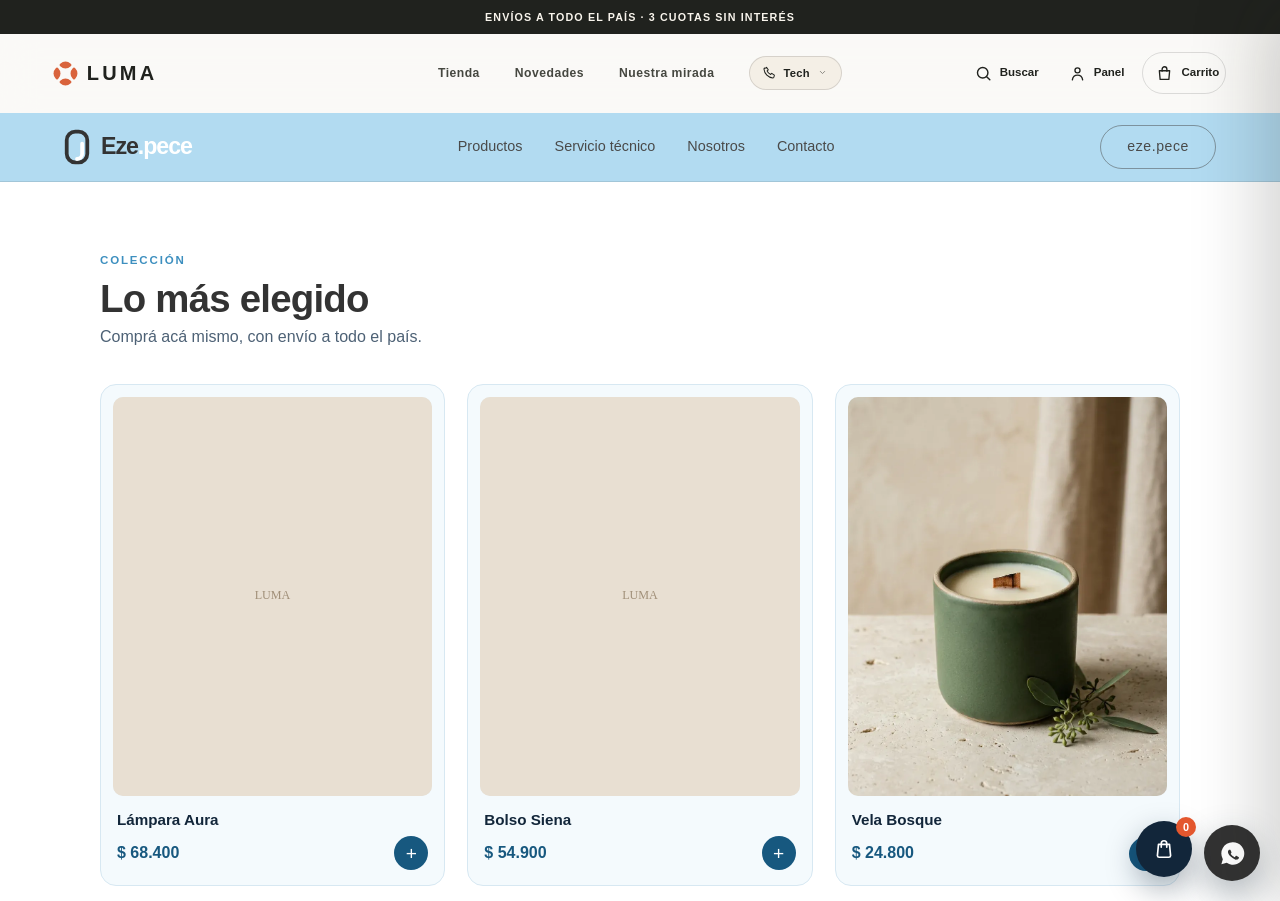
<file: tech.html>
<!DOCTYPE html>
<html lang="es-AR">
<head>
<meta charset="UTF-8">
<meta name="viewport" content="width=device-width, initial-scale=1">
<title>Eze.pece · Accesorios y servicio técnico</title>
  <link rel="icon" href="data:,">
  <script type="module" crossorigin src="./assets/tech-Cq1XOTOO.js"></script>
  <link rel="modulepreload" crossorigin href="./assets/ui-c_WJ4vRH.js">
  <link rel="modulepreload" crossorigin href="./assets/editor-HDZ1BKHY.js">
  <link rel="stylesheet" crossorigin href="./assets/ui-IyqH8Pi1.css">
  <link rel="stylesheet" crossorigin href="./assets/editor-BwUH_imU.css">
  <link rel="stylesheet" crossorigin href="./assets/tech-BgrJYY-D.css">
</head>
<body class="front-tech-page">
<svg class="svg-sprite" aria-hidden="true">
    <symbol id="i-search" viewBox="0 0 24 24"><circle cx="11" cy="11" r="6.6" fill="none" stroke="currentColor" stroke-width="1.8"/><path d="m16 16 4 4" fill="none" stroke="currentColor" stroke-width="1.8" stroke-linecap="round"/></symbol>
    <symbol id="i-bag" viewBox="0 0 24 24"><path d="M5.5 8.5h13l-1 11h-11l-1-11Z" fill="none" stroke="currentColor" stroke-width="1.7" stroke-linejoin="round"/><path d="M9 9V6.5a3 3 0 0 1 6 0V9" fill="none" stroke="currentColor" stroke-width="1.7" stroke-linecap="round"/></symbol>
    <symbol id="i-user" viewBox="0 0 24 24"><circle cx="12" cy="8" r="3.2" fill="none" stroke="currentColor" stroke-width="1.7"/><path d="M5.5 20c.6-4 3-6 6.5-6s5.9 2 6.5 6" fill="none" stroke="currentColor" stroke-width="1.7" stroke-linecap="round"/></symbol>
    <symbol id="i-customers" viewBox="0 0 24 24"><circle cx="9" cy="8" r="3" fill="none" stroke="currentColor" stroke-width="1.7"/><circle cx="17" cy="9" r="2.2" fill="none" stroke="currentColor" stroke-width="1.5"/><path d="M3.5 20c.5-4 2.5-6 5.5-6s5 2 5.5 6M15 15c2.8-.7 5 .9 5.5 4" fill="none" stroke="currentColor" stroke-width="1.7" stroke-linecap="round"/></symbol>
    <symbol id="i-phone" viewBox="0 0 24 24"><path d="M7.2 3.5 10 7.7 8.2 9.5c1.2 2.5 3.1 4.4 5.6 5.6l1.8-1.8 4.2 2.8-.8 3.5c-.2.8-.9 1.3-1.7 1.2C9.8 20 4 14.2 3.2 6.7c-.1-.8.4-1.5 1.2-1.7l2.8-.7Z" fill="none" stroke="currentColor" stroke-width="1.65" stroke-linecap="round" stroke-linejoin="round"/></symbol>
    <symbol id="i-map" viewBox="0 0 24 24"><path d="M12 21s7-6.3 7-12a7 7 0 1 0-14 0c0 5.7 7 12 7 12Z" fill="none" stroke="currentColor" stroke-width="1.7"/><circle cx="12" cy="9" r="2.4" fill="none" stroke="currentColor" stroke-width="1.7"/></symbol>
    <symbol id="i-arrow" viewBox="0 0 24 24"><path d="M5 12h14m-5-5 5 5-5 5" fill="none" stroke="currentColor" stroke-width="1.8" stroke-linecap="round" stroke-linejoin="round"/></symbol>
    <symbol id="i-close" viewBox="0 0 24 24"><path d="m6 6 12 12M18 6 6 18" fill="none" stroke="currentColor" stroke-width="1.8" stroke-linecap="round"/></symbol>
    <symbol id="i-plus" viewBox="0 0 24 24"><path d="M12 5v14M5 12h14" fill="none" stroke="currentColor" stroke-width="1.8" stroke-linecap="round"/></symbol>
    <symbol id="i-minus" viewBox="0 0 24 24"><path d="M5 12h14" fill="none" stroke="currentColor" stroke-width="1.8" stroke-linecap="round"/></symbol>
    <symbol id="i-chevron" viewBox="0 0 24 24"><path d="m8 10 4 4 4-4" fill="none" stroke="currentColor" stroke-width="1.8" stroke-linecap="round" stroke-linejoin="round"/></symbol>
    <symbol id="i-truck" viewBox="0 0 24 24"><path d="M3 6h11v11H3V6Zm11 4h4l3 3v4h-7v-7Z" fill="none" stroke="currentColor" stroke-width="1.6" stroke-linejoin="round"/><circle cx="7" cy="18" r="2" fill="white" stroke="currentColor" stroke-width="1.5"/><circle cx="18" cy="18" r="2" fill="white" stroke="currentColor" stroke-width="1.5"/></symbol>
    <symbol id="i-refresh" viewBox="0 0 24 24"><path d="M19 8a8 8 0 1 0 .4 7" fill="none" stroke="currentColor" stroke-width="1.7" stroke-linecap="round"/><path d="M19 4v4h-4" fill="none" stroke="currentColor" stroke-width="1.7" stroke-linecap="round" stroke-linejoin="round"/></symbol>
    <symbol id="i-shield" viewBox="0 0 24 24"><path d="M12 3 5 6v5c0 4.7 2.7 8.2 7 10 4.3-1.8 7-5.3 7-10V6l-7-3Z" fill="none" stroke="currentColor" stroke-width="1.6" stroke-linejoin="round"/><path d="m9 12 2 2 4-4" fill="none" stroke="currentColor" stroke-width="1.6" stroke-linecap="round" stroke-linejoin="round"/></symbol>
    <symbol id="i-box" viewBox="0 0 24 24"><path d="m4 7 8-4 8 4-8 4-8-4Zm0 0v10l8 4 8-4V7M12 11v10" fill="none" stroke="currentColor" stroke-width="1.6" stroke-linejoin="round"/></symbol>
    <symbol id="i-grid" viewBox="0 0 24 24"><rect x="4" y="4" width="6" height="6" rx="1" fill="none" stroke="currentColor" stroke-width="1.7"/><rect x="14" y="4" width="6" height="6" rx="1" fill="none" stroke="currentColor" stroke-width="1.7"/><rect x="4" y="14" width="6" height="6" rx="1" fill="none" stroke="currentColor" stroke-width="1.7"/><rect x="14" y="14" width="6" height="6" rx="1" fill="none" stroke="currentColor" stroke-width="1.7"/></symbol>
    <symbol id="i-orders" viewBox="0 0 24 24"><path d="M7 3h10l2 3v15H5V6l2-3Z" fill="none" stroke="currentColor" stroke-width="1.7"/><path d="M5 7h14M9 11h6M9 15h6" fill="none" stroke="currentColor" stroke-width="1.7" stroke-linecap="round"/></symbol>
    <symbol id="i-finance" viewBox="0 0 24 24"><path d="M4 5h16v14H4V5Zm0 4h16" fill="none" stroke="currentColor" stroke-width="1.7" stroke-linejoin="round"/><path d="M8 15h2M15 12v5M12 14v3M18 11v6" fill="none" stroke="currentColor" stroke-width="1.7" stroke-linecap="round"/></symbol>
    <symbol id="i-alert" viewBox="0 0 24 24"><path d="M6 9a6 6 0 0112 0v4l2 3H4l2-3V9Z" fill="none" stroke="currentColor" stroke-width="1.7" stroke-linejoin="round"/><path d="M9.5 19h5" fill="none" stroke="currentColor" stroke-width="1.7" stroke-linecap="round"/></symbol>
    <symbol id="i-settings" viewBox="0 0 24 24"><circle cx="12" cy="12" r="3" fill="none" stroke="currentColor" stroke-width="1.7"/><path d="M19 13.5V10.5l-2-.7-.5-1.2.9-1.9-2.1-2.1-1.9.9-1.2-.5-.7-2h-3l-.7 2-1.2.5-1.9-.9-2.1 2.1.9 1.9-.5 1.2-2 .7v3l2 .7.5 1.2-.9 1.9 2.1 2.1 1.9-.9 1.2.5.7 2h3l.7-2 1.2-.5 1.9.9 2.1-2.1-.9-1.9.5-1.2 2-.7Z" fill="none" stroke="currentColor" stroke-width="1.35" stroke-linejoin="round"/></symbol>
    <symbol id="i-external" viewBox="0 0 24 24"><path d="M13 5h6v6M19 5l-9 9" fill="none" stroke="currentColor" stroke-width="1.7" stroke-linecap="round" stroke-linejoin="round"/><path d="M18 14v5H5V6h5" fill="none" stroke="currentColor" stroke-width="1.7" stroke-linecap="round" stroke-linejoin="round"/></symbol>
    <symbol id="i-edit" viewBox="0 0 24 24"><path d="m14 5 5 5L9 20H4v-5L14 5Z" fill="none" stroke="currentColor" stroke-width="1.7" stroke-linejoin="round"/><path d="m12 7 5 5" fill="none" stroke="currentColor" stroke-width="1.7"/></symbol>
    <symbol id="i-trash" viewBox="0 0 24 24"><path d="M5 7h14M9 7V4h6v3M7 7l1 13h8l1-13M10 11v5M14 11v5" fill="none" stroke="currentColor" stroke-width="1.7" stroke-linecap="round" stroke-linejoin="round"/></symbol>
    <symbol id="i-upload" viewBox="0 0 24 24"><path d="M12 16V4m-4 4 4-4 4 4M5 14v6h14v-6" fill="none" stroke="currentColor" stroke-width="1.7" stroke-linecap="round" stroke-linejoin="round"/></symbol>
    <symbol id="i-camera" viewBox="0 0 24 24"><path d="M4 8h3l1.5-2h7L17 8h3v11H4V8Z" fill="none" stroke="currentColor" stroke-width="1.7" stroke-linejoin="round"/><circle cx="12" cy="13" r="3.2" fill="none" stroke="currentColor" stroke-width="1.7"/></symbol>
    <symbol id="i-scan" viewBox="0 0 24 24"><path d="M4 9V5h4M16 5h4v4M20 15v4h-4M8 19H4v-4M7 12h10M8 9v6M11 9v6M14 9v6M17 9v6" fill="none" stroke="currentColor" stroke-width="1.65" stroke-linecap="round" stroke-linejoin="round"/></symbol>
    <symbol id="i-check" viewBox="0 0 24 24"><path d="m5 12 4.5 4.5L19 7" fill="none" stroke="currentColor" stroke-width="2" stroke-linecap="round" stroke-linejoin="round"/></symbol>
    <symbol id="i-whatsapp" viewBox="0 0 24 24"><path d="M20 11.7a8 8 0 0 1-11.8 7L4 20l1.3-4A8 8 0 1 1 20 11.7Z" fill="none" stroke="currentColor" stroke-width="1.7" stroke-linejoin="round"/><path d="M9 8.2c.2-.5.5-.5.8-.5h.4c.2 0 .4.1.5.4l.8 1.8c.1.3 0 .5-.2.7l-.6.7c-.2.2-.1.4 0 .6.5 1 1.3 1.8 2.3 2.3.2.1.4.2.6 0l.8-.9c.2-.2.4-.3.7-.2l1.7.8c.3.1.4.3.4.6 0 .7-.4 1.4-1 1.8-.5.3-1.2.5-2 .3-1.1-.3-2.6-1-4.2-2.5-1.3-1.3-2.2-2.8-2.5-4-.2-.8 0-1.4.5-1.9Z" fill="currentColor" stroke="none"/></symbol>
    <symbol id="i-eye" viewBox="0 0 24 24"><path d="M3 12s3.2-6 9-6 9 6 9 6-3.2 6-9 6-9-6-9-6Z" fill="none" stroke="currentColor" stroke-width="1.6"/><circle cx="12" cy="12" r="2.5" fill="none" stroke="currentColor" stroke-width="1.6"/></symbol>
    <symbol id="i-menu" viewBox="0 0 24 24"><path d="M4 7h16M4 12h16M4 17h16" fill="none" stroke="currentColor" stroke-width="1.8" stroke-linecap="round"/></symbol>
  </svg>
<div id="shopApp">
  <div class="announcement" id="announcement">Envíos a todo el país · 3 cuotas sin interés</div>
  <header class="site-header" id="siteHeader">
    <div class="header-inner">
      <button class="icon-button mobile-menu" id="mobileMenuButton" aria-label="Abrir menú"><svg><use href="#i-menu"></use></svg></button>
      <a class="brand" href="index.html" aria-label="Ir al inicio">
        <span class="brand-mark" data-logo-slot><i></i><i></i><i></i><i></i></span>
        <span data-brand>LUMA</span>
      </a>
      <nav class="main-nav" aria-label="Navegación principal">
        <a href="index.html#coleccion"><span data-content="nav1">Tienda</span></a>
        <a href="index.html#novedades"><span data-content="nav2">Novedades</span></a>
        <a href="index.html#manifiesto"><span data-content="nav3">Nuestra mirada</span></a>
        <button type="button" class="vidriera-pill" id="vidrieraPill" aria-haspopup="dialog"><svg><use href="#i-phone"></use></svg><span>Tech</span><svg class="vidriera-pill-chevron"><use href="#i-chevron"></use></svg></button>
      </nav>
      <div class="header-actions">
        <button class="text-icon-button desktop-action" id="searchButton" aria-label="Buscar productos"><svg><use href="#i-search"></use></svg><span>Buscar</span></button>
        <button class="text-icon-button desktop-action" id="adminButton" aria-label="Abrir panel administrador"><svg><use href="#i-user"></use></svg><span>Panel</span></button>
        <button class="cart-trigger" id="cartButton" aria-label="Abrir carrito">
          <svg><use href="#i-bag"></use></svg>
          <span>Carrito</span>
          <b id="cartCount">0</b>
        </button>
      </div>
    </div>
    <div class="mobile-nav" id="mobileNav">
      <a href="index.html#coleccion"><span data-content="nav1">Tienda</span></a>
      <a href="index.html#novedades"><span data-content="nav2">Novedades</span></a>
      <a href="index.html#manifiesto"><span data-content="nav3">Nuestra mirada</span></a>
      <button type="button" id="mobileVidrieraButton">Cambiar vidriera · Tech</button>
      <button id="mobileAdminButton">Panel administrador</button>
    </div>
  </header>

  <section id="frontTech" aria-label="Vidriera Tech (Eze.pece)">
    <iframe id="techFrame" title="Eze.pece - Accesorios y servicio técnico"></iframe>
  </section>
</div>

  <div class="overlay" id="cartOverlay" hidden></div>
  <aside class="cart-drawer" id="cartDrawer" aria-hidden="true" aria-labelledby="cartTitle">
    <header class="drawer-header"><div><span>Tu selección</span><h2 id="cartTitle">Carrito <small id="cartTitleCount">0</small></h2></div><button class="round-close" id="closeCart" aria-label="Cerrar carrito"><svg><use href="#i-close"></use></svg></button></header>
    <div class="shipping-progress" id="shippingProgress"><div><span id="shippingMessage">Sumá productos para obtener envío gratis</span><b id="shippingPercent">0%</b></div><div class="progress-track"><i id="shippingBar"></i></div></div>
    <div class="cart-content" id="cartContent"></div>
    <div class="cart-footer" id="cartFooter" hidden>
      <div class="cart-totals"><div><span>Subtotal</span><b id="cartSubtotal">$0</b></div><small>El costo de envío se calcula al finalizar.</small></div>
      <button class="button button-dark button-full" id="checkoutButton">Finalizar compra <svg><use href="#i-arrow"></use></svg></button>
      <div class="secure-note"><svg><use href="#i-shield"></use></svg> Compra protegida y stock reservado</div>
    </div>
  </aside>

  <div class="modal-backdrop" id="vidrieraBackdrop" hidden>
    <section class="mode-chooser modal-card" role="dialog" aria-modal="true" aria-labelledby="vidrieraTitle">
      <header class="modal-header"><div><span>Cambiar de vidriera</span><h2 id="vidrieraTitle">¿Dónde querés mirar?</h2></div><button class="round-close" id="closeVidriera" aria-label="Cerrar"><svg><use href="#i-close"></use></svg></button></header>
      <div class="mode-chooser-grid">
        <a class="mode-card" href="index.html"><span class="mode-ic"><svg><use href="#i-bag"></use></svg></span><b>Boutique</b><p>La vidriera LUMA: hogar, bienestar y accesorios con carrito completo.</p></a>
        <a class="mode-card is-active" href="tech.html"><span class="mode-ic"><svg><use href="#i-phone"></use></svg></span><b>Tech</b><p>La vidriera de Eze.pece con su página completa y catálogo para comprar.</p><span class="mode-tag">Actual</span></a>
      </div>
      <p class="mode-chooser-note">La tienda pública queda en el modo que elijas. Podés cambiarlo cuando quieras desde acá.</p>
    </section>
  </div>

  <div class="modal-backdrop" id="legalBackdrop" hidden><section class="legal-modal modal-card" role="dialog" aria-modal="true" aria-labelledby="legalTitle"><header class="modal-header"><div><span>Información importante</span><h2 id="legalTitle">Política</h2></div><button class="round-close" id="closeLegal" aria-label="Cerrar"><svg><use href="#i-close"></use></svg></button></header><div class="legal-content" id="legalContent"></div><footer><span data-brand>LUMA</span><small id="legalContact"></small></footer></section></div>

  <div class="modal-backdrop" id="productModalBackdrop" hidden>
    <section class="product-modal modal-card" id="productModal" role="dialog" aria-modal="true" aria-label="Detalle del producto"></section>
  </div>

  <div class="modal-backdrop checkout-backdrop" id="checkoutBackdrop" hidden>
    <section class="checkout-modal modal-card" role="dialog" aria-modal="true" aria-labelledby="checkoutTitle">
      <header class="modal-header"><div><span>Compra segura</span><h2 id="checkoutTitle">Finalizá tu pedido</h2></div><button class="round-close" id="closeCheckout" aria-label="Cerrar checkout"><svg><use href="#i-close"></use></svg></button></header>
      <form id="checkoutForm">
        <div class="checkout-layout">
          <div class="checkout-fields">
            <div class="form-section"><div class="form-section-title"><b>1</b><span>Datos de contacto</span></div><div class="field-grid"><label class="field field-wide"><span>Nombre y apellido</span><input name="name" required autocomplete="name" placeholder="Ej. Laura Gómez"></label><label class="field"><span>Teléfono</span><input name="phone" required autocomplete="tel" placeholder="351 555 0000"></label><label class="field"><span>Email <small>(para el comprobante)</small></span><input name="email" type="email" autocomplete="email" placeholder="tu@email.com"></label></div></div>
            <div class="form-section"><div class="form-section-title"><b>2</b><span>Forma de entrega</span></div><div class="choice-grid delivery-choices"><label class="choice-card"><input type="radio" name="deliveryType" value="shipping" checked><i></i><svg><use href="#i-truck"></use></svg><span><b>Envío a domicilio</b><small id="shippingChoiceText">Calculado según tu compra</small></span></label><label class="choice-card"><input type="radio" name="deliveryType" value="pickup"><i></i><svg><use href="#i-box"></use></svg><span><b>Retiro sin cargo</b><small data-pickup>En Córdoba Capital</small></span></label><label class="choice-card" id="uberChoiceCard" hidden><input type="radio" name="deliveryType" value="uber"><i></i><svg><use href="#i-truck"></use></svg><span><b>Envío con Uber</b><small id="uberChoiceMeta">Cotizando…</small></span></label></div><label class="field field-address" id="addressField"><span>Dirección completa</span><textarea name="address" rows="2" placeholder="Calle, número, piso, localidad y provincia"></textarea></label><label class="field"><span>Notas para la entrega <small>(opcional)</small></span><input name="notes" placeholder="Ej. Timbre B, recibir después de las 14 h"></label></div>
            <div class="form-section"><div class="form-section-title"><b>3</b><span>¿Cómo querés pagar?</span></div><div class="payment-choices"><label class="payment-card" id="mercadoPagoPaymentCard"><input type="radio" name="paymentMethod" value="mercadopago" checked><i></i><span class="mp-logo">mp</span><span><b>Mercado Pago</b><small>Tarjetas, dinero disponible o transferencia</small></span><em id="mpModeBadge">Demo</em></label><label class="payment-card" id="whatsappPaymentCard"><input type="radio" name="paymentMethod" value="whatsapp"><i></i><span class="wa-logo">◔</span><span><b>Coordinar por WhatsApp</b><small>Enviá el pedido y acordá el pago</small></span></label></div><div class="demo-notice" id="demoNotice"><strong>Modo demostración</strong> — se simulará una aprobación para que puedas probar el flujo completo. En producción se conecta con tus credenciales.</div></div>
          </div>
          <aside class="checkout-summary"><h3>Resumen</h3><div id="checkoutItems"></div><div class="summary-lines"><div><span>Subtotal</span><b id="checkoutSubtotal">$0</b></div><div><span>Envío</span><b id="checkoutShipping">—</b></div><div class="summary-total"><span>Total</span><b id="checkoutTotal">$0</b></div></div><div class="summary-benefit"><svg><use href="#i-shield"></use></svg><span><b>Tu stock queda reservado</b><small>al confirmar el pedido</small></span></div></aside>
        </div>
        <div class="checkout-submit"><p id="checkoutError" role="alert"></p><button class="button button-dark" type="submit" id="placeOrderButton"><span>Confirmar pedido</span><svg><use href="#i-arrow"></use></svg></button></div>
      </form>
    </section>
  </div>

  <div class="modal-backdrop" id="successBackdrop" hidden>
    <section class="success-modal modal-card" role="dialog" aria-modal="true" aria-labelledby="successTitle">
      <button class="round-close success-close" aria-label="Cerrar"><svg><use href="#i-close"></use></svg></button>
      <div class="success-icon"><svg><use href="#i-check"></use></svg></div>
      <span class="kicker">Pedido recibido</span>
      <h2 id="successTitle">¡Gracias por elegirnos!</h2>
      <p id="successText"></p>
      <div class="success-order"><span>Número de pedido</span><b id="successOrderNumber">LU-0000</b></div>
      <a class="button button-whatsapp" id="successAction" href="#" target="_blank" rel="noopener" hidden>Continuar en WhatsApp <svg><use href="#i-arrow"></use></svg></a>
      <button class="button button-dark" id="successContinue">Seguir explorando</button>
</section>
</div>


  <div id="toastRegion" class="toast-region" aria-live="polite"></div>
</body>
</html>
</file>
<file: assets/ui-IyqH8Pi1.css>
:root{--cream: #f4efe6;--cream-deep: #e8dfd2;--paper: #fcfaf6;--white: #fff;--ink: #20221e;--brand-dark: #20221e;--ink-soft: #5d6058;--line: rgba(32, 34, 30, .14);--accent: #d9633c;--accent-dark: #a64026;--sage: #7e8e76;--blue: #204b66;--green: #247a4a;--danger: #b53b31;--shadow-sm: 0 8px 28px rgba(31, 29, 24, .08);--shadow-lg: 0 28px 80px rgba(31, 29, 24, .18);--radius: 18px;--display: Georgia, "Times New Roman", serif;--sans: Inter, ui-sans-serif, -apple-system, BlinkMacSystemFont, "Segoe UI", sans-serif}*{box-sizing:border-box}html{scroll-behavior:smooth;scroll-padding-top:110px}body{margin:0;color:var(--ink);background:var(--paper);font-family:var(--sans);font-size:15px;line-height:1.5;-webkit-font-smoothing:antialiased}body.no-scroll{overflow:hidden}button,input,textarea,select{color:inherit;font:inherit}button,a{-webkit-tap-highlight-color:transparent}button{border:0;cursor:pointer}a{color:inherit;text-decoration:none}img{display:block;max-width:100%}svg{width:1.25em;height:1.25em}[hidden]{display:none!important}.svg-sprite{position:absolute;width:0;height:0;overflow:hidden}.sr-only{position:absolute!important;width:1px;height:1px;padding:0;margin:-1px;clip:rect(0,0,0,0);white-space:nowrap;border:0;overflow:hidden}::selection{color:#fff;background:var(--accent)}::-webkit-scrollbar{width:10px;height:10px}::-webkit-scrollbar-track{background:transparent}::-webkit-scrollbar-thumb{background:#c8c0b5;border:3px solid transparent;border-radius:10px;background-clip:padding-box}.button{min-height:49px;padding:0 23px;border:1px solid transparent;border-radius:999px;display:inline-flex;align-items:center;justify-content:center;gap:12px;font-size:.83rem;font-weight:750;letter-spacing:.015em;transition:transform .25s ease,background .25s ease,border-color .25s ease,box-shadow .25s ease}.button svg{width:18px;height:18px;transition:transform .25s ease}.button:hover{transform:translateY(-2px)}.button:hover svg{transform:translate(3px)}.button:active{transform:translateY(0)}.button:disabled{opacity:.55;pointer-events:none}.button-dark{color:#fff;background:var(--ink);box-shadow:0 8px 18px #1f211d26}.button-dark:hover{background:#0e100d;box-shadow:0 11px 25px #1f211d33}.button-light{color:var(--ink);background:transparent;border-color:var(--line)}.button-light:hover{background:#ffffffa6;border-color:#20221e47}.button-danger{min-height:44px;color:#fff;background:var(--danger)}.button-small{min-height:40px;padding:0 17px;font-size:.77rem}.button-full{width:100%}.kicker{display:block;margin-bottom:13px;color:var(--accent-dark);font-size:.69rem;font-weight:850;letter-spacing:.17em;line-height:1.3;text-transform:uppercase}.announcement{height:34px;display:flex;align-items:center;justify-content:center;padding:0 16px;color:#f8f4ec;background:var(--ink);font-size:.67rem;font-weight:650;letter-spacing:.105em;text-align:center;text-transform:uppercase}.site-header{position:sticky;top:0;z-index:40;border-bottom:1px solid transparent;background:#fcfaf6e0;-webkit-backdrop-filter:blur(18px);backdrop-filter:blur(18px);transition:border .25s ease,box-shadow .25s ease}.site-header.scrolled{border-bottom-color:var(--line);box-shadow:0 8px 26px #1b1c180e}.header-inner{width:min(1440px,100%);height:78px;margin:auto;padding:0 4.2vw;display:grid;grid-template-columns:1fr auto 1fr;align-items:center}.brand{justify-self:start;display:inline-flex;align-items:center;gap:10px;font-size:1.25rem;font-weight:880;letter-spacing:.16em}.brand-mark{position:relative;width:23px;height:23px;display:inline-block;transform:rotate(45deg)}.brand-mark i{position:absolute;width:9px;height:9px;background:var(--accent);border-radius:7px 1px}.brand-mark i:nth-child(1){top:1px;left:1px}.brand-mark i:nth-child(2){top:1px;right:1px;transform:rotate(90deg)}.brand-mark i:nth-child(3){bottom:1px;right:1px;transform:rotate(180deg)}.brand-mark i:nth-child(4){bottom:1px;left:1px;transform:rotate(270deg)}.brand-mark.has-logo{width:34px;height:34px;border-radius:7px;display:grid;place-items:center;overflow:hidden;transform:none;background:transparent}.brand-mark.has-logo img{width:100%;height:100%;object-fit:contain}.admin-logo .brand-mark.has-logo{width:30px;height:30px}.login-brand .brand-mark.has-logo,.footer-brand .brand-mark.has-logo{width:38px;height:38px}.main-nav{display:flex;align-items:center;gap:35px}.main-nav a{position:relative;padding:10px 0;color:#454740;font-size:.76rem;font-weight:690;letter-spacing:.04em}.main-nav a:after{position:absolute;right:0;bottom:3px;left:0;height:1px;content:"";background:var(--ink);transform:scaleX(0);transform-origin:right;transition:transform .25s ease}.main-nav a:hover:after{transform:scaleX(1);transform-origin:left}.vidriera-pill{display:inline-flex;align-items:center;gap:6px;height:34px;padding:0 12px;border:1px solid var(--line);border-radius:999px;background:var(--cream);color:var(--ink);font-size:.7rem;font-weight:750;letter-spacing:.03em;cursor:pointer;transition:border-color .2s ease,background .2s ease}.vidriera-pill:hover{border-color:var(--ink);background:#fff}.vidriera-pill svg{width:15px;height:15px}.vidriera-pill .vidriera-pill-chevron{width:13px;height:13px;opacity:.5}.header-actions{justify-self:end;display:flex;align-items:center;gap:7px}.text-icon-button,.cart-trigger,.icon-button{height:42px;border-radius:999px;display:inline-flex;align-items:center;gap:7px;background:transparent;font-size:.72rem;font-weight:720}.text-icon-button{padding:0 11px}.text-icon-button:hover{background:var(--cream)}.text-icon-button svg,.cart-trigger svg{width:19px;height:19px}.cart-trigger{padding:0 6px 0 12px;border:1px solid var(--line)}.cart-trigger:hover{background:var(--cream);border-color:#20221e42}.cart-trigger b{min-width:29px;height:29px;padding:0 7px;border-radius:50%;display:grid;place-items:center;color:#fff;background:var(--ink);font-size:.66rem}.mobile-menu,.mobile-nav{display:none}.hero{position:relative;width:min(1440px,100%);min-height:700px;margin:auto;padding:64px 4.2vw 72px;display:grid;grid-template-columns:minmax(380px,.88fr) minmax(520px,1.12fr);align-items:center;gap:3vw;overflow:hidden;background:var(--cream)}.hero:before{position:absolute;top:-150px;left:-210px;width:510px;height:510px;border:1px solid rgba(32,34,30,.08);border-radius:50%;content:""}.hero-copy{position:relative;z-index:2;max-width:590px;padding-left:clamp(0px,2vw,30px)}.eyebrow{margin-bottom:23px;display:flex;align-items:center;gap:10px;color:#5d5c54;font-size:.69rem;font-weight:800;letter-spacing:.15em;text-transform:uppercase}.eyebrow>span{width:28px;height:1px;background:var(--accent)}.eyebrow b{font:inherit}.hero h1{margin:0;font-family:var(--display);font-size:clamp(4.5rem,7.4vw,7.7rem);font-weight:400;letter-spacing:-.075em;line-height:.83}.hero h1 em{color:var(--accent);font-weight:400}.hero-lead{max-width:470px;margin:29px 0 31px;color:#5e5e57;font-family:var(--display);font-size:clamp(1.13rem,1.55vw,1.38rem);line-height:1.47}.hero-actions{display:flex;align-items:center;gap:25px}.link-button{padding:7px 0;border-bottom:1px solid rgba(32,34,30,.35);background:transparent;color:#393b35;font-size:.76rem;font-weight:720}.link-button b{font:inherit}.link-button span{margin-left:4px;transition:transform .2s ease}.link-button:hover{border-color:var(--accent);color:var(--accent-dark)}.hero-note{margin-top:43px;display:flex;align-items:center;gap:13px}.avatar-stack{display:flex}.avatar-stack span{width:33px;height:33px;margin-left:-7px;border:2px solid var(--cream);border-radius:50%;display:grid;place-items:center;color:#fff;background:var(--sage);font-family:var(--display);font-size:.61rem}.avatar-stack span:first-child{margin-left:0;background:#be765e}.avatar-stack span:last-child{background:var(--blue);font-family:var(--sans);font-size:.54rem}.hero-note>div:last-child{display:grid}.hero-note b{font-size:.73rem}.hero-note small{color:var(--ink-soft);font-size:.65rem}.hero-visual{position:relative;min-height:560px;align-self:stretch}.hero-visual:before{position:absolute;top:7%;right:8%;width:73%;height:85%;border-radius:50% 50% 45% 55%/53% 40% 60% 47%;content:"";background:#d7c9b8;transform:rotate(-7deg)}.hero-orbit{position:absolute;z-index:0;border:1px solid rgba(33,35,31,.16);border-radius:50%}.orbit-one{top:2%;right:1%;width:81%;height:90%;transform:rotate(16deg)}.orbit-two{top:14%;right:-8%;width:75%;height:67%;transform:rotate(-20deg)}.hero-main-image{position:absolute;z-index:2;top:3%;right:11%;width:59%;height:84%;margin:0;border-radius:48% 48% 21px 21px;overflow:hidden;box-shadow:0 30px 60px #322b222e}.hero-main-image img,.hero-secondary-image img{width:100%;height:100%;object-fit:cover}.hero-secondary-image{position:absolute;z-index:3;right:0;bottom:2%;width:31%;height:37%;margin:0;border:8px solid var(--cream);border-radius:110px 110px 15px 15px;overflow:hidden;box-shadow:var(--shadow-sm)}.hero-product-card{position:absolute;z-index:5;bottom:10%;left:1%;width:245px;min-height:86px;padding:15px 13px 13px 18px;border:1px solid rgba(255,255,255,.7);border-radius:15px;display:grid;grid-template-columns:1fr 39px;align-items:end;color:var(--ink);background:#ffffffd6;box-shadow:0 19px 45px #342b2229;-webkit-backdrop-filter:blur(15px);backdrop-filter:blur(15px)}.hero-product-card>span{grid-column:1 / -1;color:var(--accent-dark);font-size:.57rem;font-weight:830;letter-spacing:.13em;text-transform:uppercase}.hero-product-card div{display:grid}.hero-product-card b{font-family:var(--display);font-size:1rem}.hero-product-card small{color:var(--ink-soft);font-size:.61rem}.hero-product-card button{width:39px;height:39px;border-radius:50%;display:grid;place-items:center;color:#fff;background:var(--ink);transition:transform .25s ease,background .25s ease}.hero-product-card button:hover{background:var(--accent);transform:rotate(90deg)}.hero-handwritten{position:absolute;z-index:4;top:4%;left:7%;color:var(--accent-dark);font-family:var(--display);font-size:1.07rem;font-style:italic;transform:rotate(-8deg)}.hero-handwritten span{display:inline-block;margin-left:5px;font-family:var(--sans);transform:rotate(15deg)}.service-strip{width:min(1440px,100%);min-height:104px;margin:auto;padding:23px 4.2vw;border-bottom:1px solid var(--line);display:grid;grid-template-columns:repeat(4,1fr);background:var(--paper)}.service-strip article{padding:0 2.2vw;border-right:1px solid var(--line);display:flex;align-items:center;justify-content:center;gap:14px}.service-strip article:first-child{padding-left:0}.service-strip article:last-child{border-right:0}.service-strip svg{flex:0 0 28px;width:28px;height:28px;color:var(--accent)}.service-strip article div{display:grid;line-height:1.3}.service-strip b{font-size:.73rem}.service-strip span{color:var(--ink-soft);font-size:.65rem}.catalog-section{width:min(1440px,100%);margin:auto;padding:108px 4.2vw 125px}.section-heading{margin-bottom:48px;display:flex;align-items:end;justify-content:space-between;gap:50px}.section-heading h2,.editorial-copy h2,.newsletter h2{max-width:720px;margin:0;font-family:var(--display);font-size:clamp(2.7rem,4.6vw,4.7rem);font-weight:400;letter-spacing:-.052em;line-height:.98}.section-heading p{max-width:330px;margin:0 2vw 5px 0;color:var(--ink-soft);font-family:var(--display);font-size:1.08rem;line-height:1.5}.catalog-toolbar{min-height:70px;margin-bottom:13px;border-top:1px solid var(--line);border-bottom:1px solid var(--line);display:flex;align-items:center;justify-content:space-between;gap:20px}.category-pills{display:flex;align-items:center;gap:7px;overflow-x:auto;scrollbar-width:none}.category-pills::-webkit-scrollbar{display:none}.category-pill{height:38px;padding:0 16px;border:1px solid transparent;border-radius:999px;flex:0 0 auto;background:transparent;color:var(--ink-soft);font-size:.72rem;font-weight:700}.category-pill:hover{color:var(--ink);background:var(--cream)}.category-pill.active{color:#fff;background:var(--ink)}.catalog-tools{display:flex;align-items:center;gap:8px}.inline-search{width:47px;height:42px;border:1px solid transparent;border-radius:999px;display:flex;align-items:center;overflow:hidden;background:transparent;transition:width .35s ease,border .25s ease,background .25s ease}.inline-search svg{flex:0 0 auto;width:19px;height:19px;margin-left:13px}.inline-search input{width:100%;min-width:0;height:100%;padding:0 8px;border:0;outline:0;background:transparent;font-size:.75rem}.inline-search kbd{display:none;margin-right:8px;padding:2px 5px;border:1px solid var(--line);border-radius:4px;color:var(--ink-soft);background:var(--cream);font-family:var(--sans);font-size:.52rem}.inline-search.open,.inline-search:focus-within{width:min(250px,25vw);border-color:var(--line);background:#fff}.inline-search.open kbd,.inline-search:focus-within kbd{display:inline}.sort-select{position:relative;height:42px;border:1px solid var(--line);border-radius:999px;display:flex;align-items:center;background:#fff}.sort-select select{height:100%;padding:0 40px 0 15px;border:0;outline:0;-webkit-appearance:none;-moz-appearance:none;appearance:none;background:transparent;font-size:.69rem;font-weight:700;cursor:pointer}.sort-select svg{position:absolute;right:12px;width:15px;pointer-events:none}.results-meta{min-height:33px;display:flex;justify-content:space-between;color:var(--ink-soft);font-size:.65rem}.results-meta button{padding:0;border-bottom:1px solid;background:none;color:var(--accent-dark);font-size:inherit}.product-grid{display:grid;grid-template-columns:repeat(3,1fr);gap:52px 22px}.product-card{min-width:0}.product-media{position:relative;aspect-ratio:4 / 5;border-radius:5px;overflow:hidden;background:var(--cream);cursor:pointer}.product-media:after{position:absolute;top:0;right:0;bottom:0;left:0;content:"";box-shadow:inset 0 0 0 1px #20221e0e;pointer-events:none}.product-media img{width:100%;height:100%;object-fit:cover;transition:transform .65s cubic-bezier(.2,.75,.25,1)}.product-card:hover .product-media img{transform:scale(1.045)}.product-badge{position:absolute;z-index:2;top:13px;left:13px;padding:6px 10px;border-radius:999px;color:var(--ink);background:#ffffffe3;box-shadow:0 4px 12px #1e1e1914;-webkit-backdrop-filter:blur(8px);backdrop-filter:blur(8px);font-size:.59rem;font-weight:790;letter-spacing:.025em}.product-badge.low{color:#fff;background:var(--accent)}.product-badge.sold{color:#fff;background:#1f211dd1}.quick-view{position:absolute;z-index:3;right:13px;bottom:13px;left:13px;height:43px;border-radius:999px;display:flex;align-items:center;justify-content:center;gap:8px;color:#fff;background:#1f211de6;font-size:.7rem;font-weight:750;opacity:0;transform:translateY(12px);-webkit-backdrop-filter:blur(10px);backdrop-filter:blur(10px);transition:opacity .3s ease,transform .3s ease,background .2s ease}.quick-view svg{width:17px}.product-card:hover .quick-view,.quick-view:focus-visible{opacity:1;transform:translateY(0)}.quick-view:hover{background:var(--accent)}.product-info{padding:14px 2px 0;display:grid;grid-template-columns:1fr auto;gap:9px}.product-meta{min-width:0}.product-category{margin-bottom:3px;display:block;color:#77786f;font-size:.59rem;font-weight:760;letter-spacing:.11em;text-transform:uppercase}.product-name{margin:0;font-family:var(--display);font-size:1.17rem;font-weight:400;line-height:1.25}.product-price{margin-top:5px;display:flex;align-items:center;gap:7px;font-size:.75rem;font-weight:780}.product-price s{color:#92938b;font-size:.66rem;font-weight:500}.product-stock{margin-top:5px;display:flex;align-items:center;gap:6px;color:var(--green);font-size:.59rem;font-weight:670}.product-stock:before{width:6px;height:6px;border-radius:50%;content:"";background:currentColor;box-shadow:0 0 0 3px #247a4a1c}.product-stock.low{color:var(--accent-dark)}.product-stock.out{color:#84857e}.product-add{width:43px;height:43px;margin-top:2px;border:1px solid var(--line);border-radius:50%;display:grid;place-items:center;background:transparent;transition:color .25s ease,background .25s ease,border .25s ease,transform .25s ease}.product-add svg{width:18px}.product-add:hover:not(:disabled){color:#fff;background:var(--ink);border-color:var(--ink);transform:rotate(90deg)}.product-add:disabled{cursor:not-allowed;opacity:.35}.product-skeleton{aspect-ratio:4 / 5.75;border-radius:5px;background:linear-gradient(100deg,#eee9e0 20%,#f8f5ef,#eee9e0 60%);background-size:200% 100%;animation:shimmer 1.5s infinite}.empty-state{padding:95px 20px;border:1px dashed var(--line);text-align:center}.empty-mark{color:var(--accent);font-size:2rem}.empty-state h3{margin:13px 0 5px;font-family:var(--display);font-size:2rem;font-weight:400}.empty-state p{margin:0 0 23px;color:var(--ink-soft)}.editorial-section{width:min(1440px,100%);min-height:730px;margin:auto;display:grid;grid-template-columns:1fr 1fr;background:var(--brand-dark);overflow:hidden}.editorial-image{position:relative;min-height:650px;overflow:hidden}.editorial-image:after{position:absolute;top:0;right:0;bottom:0;left:0;content:"";background:linear-gradient(to top,rgba(15,30,27,.28),transparent 40%)}.editorial-image img{width:100%;height:100%;object-fit:cover;transition:transform 1s ease}.editorial-section:hover .editorial-image img{transform:scale(1.025)}.image-caption{position:absolute;z-index:2;bottom:27px;left:30px;padding-left:43px;color:#fff;font-family:var(--display);font-size:.9rem;font-style:italic}.image-caption:before{position:absolute;top:50%;left:0;width:31px;height:1px;content:"";background:currentColor}.editorial-copy{padding:clamp(60px,8vw,125px);display:flex;flex-direction:column;justify-content:center;color:#f6f2e9}.editorial-copy .kicker{color:#d6a38f}.editorial-copy h2{max-width:580px}.editorial-copy>p{max-width:530px;margin:27px 0 40px;color:#ffffffad;font-family:var(--display);font-size:1.06rem;line-height:1.65}.editorial-facts{margin-bottom:42px;border-top:1px solid rgba(255,255,255,.16);border-bottom:1px solid rgba(255,255,255,.16);display:grid;grid-template-columns:repeat(3,1fr)}.editorial-facts div{padding:20px 10px 20px 0;display:grid;grid-template-columns:auto 1fr;gap:9px}.editorial-facts strong{color:#d6a38f;font-family:var(--display);font-size:.7rem;font-weight:400}.editorial-facts span{font-size:.62rem;line-height:1.45}.editorial-copy .button{align-self:flex-start;color:#fff;border-color:#ffffff4d}.editorial-copy .button:hover{background:#ffffff1a;border-color:#fff}.manifesto{max-width:1120px;margin:auto;padding:130px 5vw 125px;text-align:center}.manifesto-star{color:var(--accent);font-size:1.6rem}.manifesto p{margin:25px 0 31px;font-family:var(--display);font-size:clamp(2.3rem,4.3vw,4.35rem);letter-spacing:-.045em;line-height:1.12}.manifesto>div{display:flex;align-items:center;justify-content:center;gap:13px}.manifesto>div span{width:34px;height:1px;background:var(--line)}.manifesto b{color:var(--ink-soft);font-size:.64rem;letter-spacing:.13em;text-transform:uppercase}.newsletter{width:min(1440px,100%);min-height:310px;margin:auto;padding:70px 6vw;display:flex;align-items:center;justify-content:space-between;gap:60px;background:var(--cream-deep)}.newsletter h2{font-size:clamp(2.5rem,4vw,4.2rem)}.newsletter form{width:min(500px,46vw)}.newsletter-input-row{height:58px;border-bottom:1px solid rgba(32,34,30,.5);display:flex;align-items:center}.newsletter-input-row>label{flex:1}.newsletter-input-row input{width:100%;padding:0 10px 0 0;border:0;outline:0;background:transparent;font-family:var(--display);font-size:1rem}.newsletter-input-row>button{height:44px;display:flex;align-items:center;gap:10px;background:transparent;font-size:.73rem;font-weight:780}.newsletter-input-row button svg{transition:transform .2s ease}.newsletter-input-row button:hover svg{transform:translate(4px)}.newsletter-consent{position:relative;margin-top:10px;display:flex;align-items:flex-start;gap:7px;color:var(--ink-soft);font-size:.54rem;cursor:pointer}.newsletter-consent>input{position:absolute;opacity:0}.newsletter-consent>i{width:14px;height:14px;border:1px solid rgba(32,34,30,.35);border-radius:3px;flex:0 0 14px;background:transparent}.newsletter-consent>input:checked+i{background:var(--forest,#233219);box-shadow:inset 0 0 0 3px var(--cream-deep)}.newsletter-consent button{height:auto;padding:0;border-bottom:1px solid;background:none;color:inherit;font-size:inherit}.site-footer{color:#ffffffc7;background:var(--brand-dark)}.footer-top{width:min(1440px,100%);min-height:335px;margin:auto;padding:70px 5vw;display:grid;grid-template-columns:1.15fr 1.85fr;gap:80px}.brand-light{color:#fff}.footer-brand p{margin:23px 0 0;color:#ffffff80;font-family:var(--display);font-size:1.45rem}.footer-links{display:grid;grid-template-columns:repeat(3,1fr);gap:35px}.footer-links div{display:flex;flex-direction:column;align-items:flex-start;gap:11px}.footer-links b{margin-bottom:8px;color:#fff;font-size:.64rem;letter-spacing:.13em;text-transform:uppercase}.footer-links a,.footer-links button{padding:0;color:#ffffff94;background:none;font-size:.71rem;transition:color .2s ease}.footer-links a:hover,.footer-links button:hover{color:#fff}.footer-bottom{width:min(1440px,100%);min-height:66px;margin:auto;padding:0 5vw;border-top:1px solid rgba(255,255,255,.12);display:flex;align-items:center;justify-content:space-between;color:#ffffff61;font-size:.62rem}.footer-bottom>div{display:flex;align-items:center;gap:14px}.footer-bottom button{padding:0;border-bottom:1px solid rgba(255,255,255,.25);color:inherit;background:none;font-size:inherit}.footer-bottom button:hover{color:#fff}.disabled-link{opacity:.35;pointer-events:none}.overlay,.modal-backdrop{position:fixed;z-index:90;top:0;right:0;bottom:0;left:0;background:#14151285;-webkit-backdrop-filter:blur(4px);backdrop-filter:blur(4px);opacity:0;transition:opacity .3s ease}.overlay.visible,.modal-backdrop.visible{opacity:1}.cart-drawer{position:fixed;z-index:100;top:0;right:0;bottom:0;width:min(470px,100vw);display:flex;flex-direction:column;background:var(--paper);box-shadow:-25px 0 70px #18181433;transform:translate(102%);transition:transform .42s cubic-bezier(.23,.75,.25,1)}.cart-drawer.open{transform:translate(0)}.drawer-header,.modal-header{min-height:100px;padding:25px 28px;border-bottom:1px solid var(--line);display:flex;align-items:center;justify-content:space-between}.drawer-header>div>span,.modal-header>div>span{color:var(--accent-dark);font-size:.59rem;font-weight:820;letter-spacing:.13em;text-transform:uppercase}.drawer-header h2,.modal-header h2{margin:2px 0 0;font-family:var(--display);font-size:1.8rem;font-weight:400;line-height:1}.drawer-header h2 small{margin-left:4px;color:var(--ink-soft);font-family:var(--sans);font-size:.7rem}.round-close{width:42px;height:42px;border:1px solid var(--line);border-radius:50%;display:grid;place-items:center;background:transparent;transition:transform .25s ease,background .2s ease}.round-close:hover{background:var(--cream);transform:rotate(90deg)}.round-close svg{width:19px}.shipping-progress{padding:17px 28px;border-bottom:1px solid var(--line);background:var(--cream)}.shipping-progress>div:first-child{margin-bottom:8px;display:flex;justify-content:space-between;color:var(--ink-soft);font-size:.63rem}.shipping-progress b{color:var(--ink)}.progress-track{height:4px;border-radius:9px;overflow:hidden;background:#20221e1f}.progress-track i{width:0;height:100%;display:block;border-radius:inherit;background:var(--accent);transition:width .4s ease}.cart-content{flex:1;padding:6px 28px;overflow-y:auto}.empty-cart{height:100%;min-height:310px;display:flex;flex-direction:column;align-items:center;justify-content:center;text-align:center}.empty-cart-icon{position:relative;width:83px;height:83px;margin-bottom:19px;border-radius:50%;display:grid;place-items:center;color:var(--ink);background:var(--cream)}.empty-cart-icon svg{width:34px;height:34px}.empty-cart-icon span{position:absolute;top:-3px;right:-1px;color:var(--accent);font-size:1.2rem}.empty-cart h3{margin:0;font-family:var(--display);font-size:1.6rem;font-weight:400}.empty-cart p{max-width:270px;margin:7px 0 21px;color:var(--ink-soft);font-size:.72rem}.cart-item{position:relative;padding:20px 0;border-bottom:1px solid var(--line);display:grid;grid-template-columns:85px 1fr auto;gap:14px}.cart-item-image{width:85px;height:106px;border-radius:4px;overflow:hidden;background:var(--cream)}.cart-item-image img{width:100%;height:100%;object-fit:cover}.cart-item-info{padding:2px 0;display:flex;flex-direction:column;align-items:flex-start}.cart-item-info>span{color:var(--ink-soft);font-size:.56rem;font-weight:760;letter-spacing:.09em;text-transform:uppercase}.cart-item-info h3{margin:3px 0 4px;font-family:var(--display);font-size:1rem;font-weight:400}.cart-item-info>b{font-size:.69rem}.quantity-control{height:33px;margin-top:auto;border:1px solid var(--line);border-radius:999px;display:inline-flex;align-items:center}.quantity-control button{width:31px;height:31px;display:grid;place-items:center;background:transparent}.quantity-control button:disabled{opacity:.3}.quantity-control svg{width:13px}.quantity-control span{min-width:21px;text-align:center;font-size:.66rem;font-weight:760}.cart-line-total{padding-top:2px;font-size:.68rem}.remove-item{position:absolute;right:0;bottom:21px;padding:2px;color:#8a8b84;background:none;font-size:.58rem;border-bottom:1px solid}.remove-item:hover{color:var(--danger)}.cart-footer{padding:20px 28px max(20px,env(safe-area-inset-bottom));border-top:1px solid var(--line);background:#fff;box-shadow:0 -13px 30px #20221e0b}.cart-totals>div{display:flex;align-items:end;justify-content:space-between}.cart-totals span{font-family:var(--display);font-size:1.2rem}.cart-totals b{font-size:1rem}.cart-totals small{display:block;margin:3px 0 16px;color:var(--ink-soft);font-size:.59rem}.secure-note{margin-top:10px;display:flex;align-items:center;justify-content:center;gap:6px;color:var(--ink-soft);font-size:.58rem}.secure-note svg{width:14px}.modal-backdrop{padding:24px;display:grid;place-items:center;overflow-y:auto}.modal-card{width:min(100%,900px);background:var(--paper);box-shadow:var(--shadow-lg);transform:translateY(18px) scale(.985);opacity:0;transition:transform .35s cubic-bezier(.23,.75,.25,1),opacity .3s ease}.modal-backdrop.visible .modal-card{transform:translateY(0) scale(1);opacity:1}.legal-modal{width:min(100%,760px);max-height:calc(100vh - 48px);display:flex;flex-direction:column;border-radius:12px;overflow:hidden}.legal-content{padding:30px 34px;overflow-y:auto}.legal-content p{margin:0 0 16px;color:var(--ink-soft);font-family:var(--display);font-size:1rem;line-height:1.7}.legal-modal>footer{min-height:55px;padding:12px 34px;border-top:1px solid var(--line);display:flex;align-items:center;justify-content:space-between;background:var(--cream)}.legal-modal>footer>span{font-weight:850;letter-spacing:.12em}.legal-modal>footer small{color:var(--ink-soft);font-size:.55rem}.mode-chooser{width:min(100%,640px);padding:clamp(22px,4vw,34px);border-radius:16px}.mode-chooser .modal-header{margin-bottom:18px}.mode-chooser-grid{display:grid;grid-template-columns:1fr 1fr;gap:14px}.mode-card{display:flex;flex-direction:column;align-items:flex-start;gap:9px;padding:20px 18px;border:1px solid var(--line);border-radius:18px;background:var(--cream);text-align:left;cursor:pointer;font-family:inherit;text-decoration:none;color:var(--ink);transition:transform .18s ease,border-color .18s ease,box-shadow .18s ease}.mode-card:hover{transform:translateY(-3px);border-color:var(--ink)}.mode-card.is-active{border-color:var(--accent);box-shadow:0 0 0 3px #d9633c38;background:#fff}.mode-card .mode-ic{width:42px;height:42px;border-radius:12px;display:grid;place-items:center;background:#fff;border:1px solid var(--line);color:var(--ink)}.mode-card .mode-ic svg{width:20px;height:20px}.mode-card b{font-family:var(--display);font-size:1.14rem;font-weight:600;color:var(--ink)}.mode-card p{margin:0;font-size:.82rem;line-height:1.5;color:var(--ink-soft)}.mode-card .mode-tag{margin-top:auto;padding-top:9px;font-size:.66rem;font-weight:780;letter-spacing:.09em;text-transform:uppercase;color:var(--accent-dark)}.mode-chooser-note{margin:16px 0 0;font-size:.78rem;color:var(--ink-soft);text-align:center}@media(max-width:560px){.mode-chooser-grid{grid-template-columns:1fr}}.product-modal{position:relative;min-height:570px;display:grid;grid-template-columns:1.02fr .98fr}.product-modal-media{position:relative;min-height:570px;background:var(--cream);overflow:hidden}.product-modal-media img{width:100%;height:100%;object-fit:cover}.product-modal-media .product-badge{top:18px;left:18px}.product-modal-copy{padding:56px 51px;display:flex;flex-direction:column}.product-modal-copy .round-close{position:absolute;top:19px;right:19px;z-index:2;background:#fcfaf6d1;-webkit-backdrop-filter:blur(8px);backdrop-filter:blur(8px)}.product-modal-copy .product-category{margin-bottom:15px;color:var(--accent-dark)}.product-modal-copy h2{margin:0;font-family:var(--display);font-size:clamp(2.5rem,4vw,3.6rem);font-weight:400;letter-spacing:-.05em;line-height:1}.modal-price{margin:15px 0 26px;display:flex;align-items:center;gap:10px;font-size:.92rem;font-weight:760}.modal-price s{color:#999;font-size:.73rem;font-weight:500}.product-description{margin:0 0 25px;color:var(--ink-soft);font-family:var(--display);font-size:1.02rem;line-height:1.65}.modal-stock{margin-bottom:18px;padding:12px 14px;border-radius:7px;display:flex;align-items:center;gap:10px;background:var(--cream);color:var(--green);font-size:.68rem;font-weight:700}.modal-stock i{width:8px;height:8px;border-radius:50%;background:currentColor;box-shadow:0 0 0 4px #247a4a1f}.modal-stock.low{color:var(--accent-dark)}.modal-stock.out{color:var(--ink-soft)}.product-modal-actions{margin-top:auto;display:grid;grid-template-columns:93px 1fr;gap:10px}.modal-quantity{height:49px;border:1px solid var(--line);border-radius:999px;display:grid;grid-template-columns:1fr 1fr 1fr;align-items:center}.modal-quantity button{height:100%;display:grid;place-items:center;background:transparent}.modal-quantity button:disabled{opacity:.3}.modal-quantity svg{width:14px}.modal-quantity b{text-align:center;font-size:.71rem}.product-perks{margin-top:22px;padding-top:18px;border-top:1px solid var(--line);display:flex;gap:17px;color:var(--ink-soft);font-size:.58rem}.product-perks span{display:flex;align-items:center;gap:5px}.product-perks svg{width:15px}.checkout-backdrop{align-items:start}.checkout-modal{width:min(100%,1120px);margin:12px auto}.checkout-modal .modal-header{padding-right:32px}.checkout-layout{display:grid;grid-template-columns:1.45fr .72fr}.checkout-fields{padding:9px 35px 29px}.form-section{padding:26px 0;border-bottom:1px solid var(--line)}.form-section:last-child{border-bottom:0}.form-section-title{margin-bottom:17px;display:flex;align-items:center;gap:10px;font-size:.76rem;font-weight:820}.form-section-title b{width:24px;height:24px;border-radius:50%;display:grid;place-items:center;color:#fff;background:var(--ink);font-size:.6rem}.field-grid{display:grid;grid-template-columns:1fr 1fr;gap:15px}.field-wide{grid-column:1 / -1}.field{display:grid;gap:6px}.field>span{color:#51534d;font-size:.62rem;font-weight:710}.field>span small{color:#94958d;font-weight:500}.field input,.field textarea,.field select{width:100%;border:1px solid var(--line);border-radius:8px;outline:0;background:#fff;font-size:.75rem;transition:border .2s ease,box-shadow .2s ease}.field input,.field select{height:45px;padding:0 13px}.field textarea{min-height:70px;padding:11px 13px;resize:vertical}.field input:focus,.field textarea:focus,.field select:focus{border-color:var(--ink);box-shadow:0 0 0 3px #20221e0f}.field input::placeholder,.field textarea::placeholder{color:#aaa9a2}.choice-grid{display:grid;grid-template-columns:1fr 1fr;gap:10px}.choice-card,.payment-card{position:relative;min-height:74px;padding:14px;border:1px solid var(--line);border-radius:10px;display:flex;align-items:center;gap:11px;background:#fff;cursor:pointer;transition:border .2s ease,box-shadow .2s ease,background .2s ease}.choice-card:has(input:checked),.payment-card:has(input:checked){border-color:var(--ink);box-shadow:0 0 0 1px var(--ink);background:#fdfcf9}.choice-card input,.payment-card input{position:absolute;opacity:0}.choice-card>i,.payment-card>i{position:absolute;top:10px;right:10px;width:15px;height:15px;border:1px solid #aaa;border-radius:50%}.choice-card:has(input:checked)>i,.payment-card:has(input:checked)>i{border:4px solid var(--ink)}.choice-card>svg{flex:0 0 26px;width:26px;height:26px;color:var(--accent)}.choice-card span,.payment-card>span:not(.mp-logo):not(.wa-logo){display:grid;line-height:1.35}.choice-card b,.payment-card b{font-size:.67rem}.choice-card small,.payment-card small{color:var(--ink-soft);font-size:.57rem}.field-address{margin-top:14px}.payment-choices{display:grid;gap:9px}.payment-card{min-height:72px;padding-right:38px}.mp-logo,.wa-logo{width:35px;height:35px;border-radius:9px;display:grid!important;place-items:center;flex:0 0 35px;color:#fff;background:#1687d3;font-size:.72rem;font-weight:900;letter-spacing:-.08em;text-transform:lowercase}.wa-logo{background:#21b768;font-size:1.15rem}.payment-card em{margin-left:auto;padding:3px 7px;border-radius:999px;color:#6b4d12;background:#f5e5a5;font-size:.49rem;font-style:normal;font-weight:820;text-transform:uppercase}.demo-notice{margin-top:10px;padding:10px 12px;border-radius:7px;color:#765a1a;background:#fff5d9;font-size:.58rem;line-height:1.45}.checkout-summary{padding:31px 28px;border-left:1px solid var(--line);background:var(--cream)}.checkout-summary h3{margin:0 0 19px;font-family:var(--display);font-size:1.3rem;font-weight:400}.checkout-summary-item{padding:10px 0;border-bottom:1px solid rgba(32,34,30,.1);display:grid;grid-template-columns:56px 1fr auto;align-items:center;gap:10px}.checkout-summary-item figure{position:relative;width:56px;height:68px;margin:0;border-radius:4px;overflow:hidden}.checkout-summary-item img{width:100%;height:100%;object-fit:cover}.checkout-summary-item figure b{position:absolute;top:-1px;right:-1px;width:19px;height:19px;border:2px solid var(--cream);border-radius:50%;display:grid;place-items:center;color:#fff;background:var(--ink);font-size:.48rem}.checkout-summary-item div{display:grid}.checkout-summary-item div b{font-family:var(--display);font-size:.78rem;font-weight:400}.checkout-summary-item div span{color:var(--ink-soft);font-size:.54rem}.checkout-summary-item>b{font-size:.6rem}.summary-lines{padding-top:18px}.summary-lines>div{margin-bottom:8px;display:flex;justify-content:space-between;font-size:.65rem}.summary-lines b{font-size:.66rem}.summary-lines .summary-total{margin:16px 0 0;padding-top:15px;border-top:1px solid var(--line);align-items:end;font-family:var(--display);font-size:1rem}.summary-lines .summary-total b{font-family:var(--sans);font-size:1.05rem}.summary-benefit{margin-top:24px;padding:13px;border:1px solid rgba(32,34,30,.1);border-radius:8px;display:flex;align-items:center;gap:10px;background:#ffffff73}.summary-benefit svg{width:22px;color:var(--green)}.summary-benefit span{display:grid}.summary-benefit b{font-size:.59rem}.summary-benefit small{color:var(--ink-soft);font-size:.52rem}.checkout-submit{min-height:78px;padding:14px 28px;border-top:1px solid var(--line);display:flex;align-items:center;justify-content:flex-end;gap:20px;background:#fff}.checkout-submit p{flex:1;margin:0;color:var(--danger);font-size:.64rem;text-align:right}.checkout-submit .button{min-width:205px}.button.loading span:after{content:"…"}.button.loading svg{animation:spin 1s linear infinite}.success-modal{position:relative;width:min(100%,490px);padding:52px 50px 45px;text-align:center}.success-close{position:absolute;top:15px;right:15px}.success-icon{width:70px;height:70px;margin:0 auto 22px;border-radius:50%;display:grid;place-items:center;color:#fff;background:var(--green);box-shadow:0 0 0 9px #247a4a1a}.success-icon svg{width:31px;height:31px}.success-modal h2{margin:4px 0 10px;font-family:var(--display);font-size:2.35rem;font-weight:400;letter-spacing:-.04em}.success-modal>p{margin:0 auto 23px;color:var(--ink-soft);font-size:.75rem}.success-order{margin-bottom:21px;padding:14px;border-radius:8px;display:grid;background:var(--cream)}.success-order span{color:var(--ink-soft);font-size:.56rem;text-transform:uppercase;letter-spacing:.08em}.success-order b{font-size:1.05rem;letter-spacing:.06em}.success-modal .button{width:100%;margin-top:8px}.button-whatsapp{color:#fff;background:#20ad62}.pdf-share-modal{position:relative;width:min(100%,520px);padding:49px 46px 40px;text-align:center}.pdf-share-close{position:absolute;top:15px;right:15px}.pdf-document-icon{position:relative;width:68px;height:80px;margin:0 auto 20px;border-radius:7px;display:grid;place-items:center;color:#fff;background:#cf4f42;box-shadow:0 11px 26px #aa3a303b}.pdf-document-icon:after{position:absolute;top:0;right:0;border-width:0 17px 17px 0;border-style:solid;border-color:transparent var(--paper) transparent transparent;content:""}.pdf-document-icon b{font-size:.78rem;letter-spacing:.08em}.pdf-document-icon i{position:absolute;right:13px;left:13px;height:2px;border-radius:2px;background:#ffffff73}.pdf-document-icon i:nth-child(2){bottom:20px}.pdf-document-icon i:nth-child(3){bottom:14px}.pdf-document-icon i:nth-child(4){bottom:8px;right:28px}.pdf-share-modal h2{margin:3px 0 9px;font-family:var(--display);font-size:2rem;font-weight:400;letter-spacing:-.035em}.pdf-share-modal>p{max-width:390px;margin:0 auto 20px;color:var(--ink-soft);font-size:.7rem}.pdf-file-card{min-height:68px;padding:11px 13px;border:1px solid var(--line);border-radius:10px;display:grid;grid-template-columns:37px 1fr 25px;align-items:center;gap:10px;background:var(--cream);text-align:left}.pdf-file-card>svg{width:27px;height:27px;color:#cf4f42}.pdf-file-card>div{min-width:0;display:grid}.pdf-file-card b{overflow:hidden;font-size:.61rem;text-overflow:ellipsis;white-space:nowrap}.pdf-file-card small{color:var(--ink-soft);font-size:.52rem}.pdf-file-card>span{width:23px;height:23px;border-radius:50%;display:grid;place-items:center;color:#fff;background:var(--green);font-size:.57rem}.pdf-share-actions{margin-top:16px;display:grid;grid-template-columns:1fr 1fr;gap:8px}.pdf-share-actions .button{padding-inline:15px}.pdf-desktop-note{margin-top:12px;display:block;color:var(--ink-soft);font-size:.53rem}.reveal{opacity:0;transform:translateY(20px);animation:reveal .8s .08s cubic-bezier(.2,.72,.25,1) forwards}.reveal-delay{animation-delay:.2s}@keyframes reveal{to{opacity:1;transform:translateY(0)}}@keyframes shimmer{to{background-position-x:-200%}}@keyframes spin{to{transform:rotate(360deg)}}@keyframes pulse{50%{opacity:.4;box-shadow:0 0 0 5px #247a4a14}}@keyframes pop{0%{opacity:0;transform:scale(.94) translateY(10px)}}@keyframes toastIn{0%{opacity:0;transform:translate(25px)}}@keyframes toastOut{to{opacity:0;transform:translate(25px)}}@media(max-width:1120px){.header-inner{padding-inline:28px}.hero{grid-template-columns:.88fr 1.12fr;padding-inline:35px}.hero h1{font-size:clamp(4rem,8vw,6.3rem)}.hero-product-card{left:-3%}.service-strip{padding-inline:28px}.service-strip article{padding-inline:12px}.service-strip article:nth-child(3){display:none}.service-strip{grid-template-columns:repeat(3,1fr)}.product-grid{grid-template-columns:repeat(3,1fr);gap:42px 16px}.editorial-copy{padding:70px 6vw}.editorial-facts{grid-template-columns:1fr}.editorial-facts div{border-bottom:1px solid rgba(255,255,255,.1)}.editorial-facts div:last-child{border-bottom:0}.admin-content{padding-inline:25px}.stats-grid,.finance-kpis{grid-template-columns:repeat(2,1fr)}.finance-dashboard-grid{grid-template-columns:1fr}.palette-presets{grid-template-columns:repeat(2,1fr)}.appearance-layout{grid-template-columns:1fr}}@media(max-width:860px){html{scroll-padding-top:80px}.announcement{height:30px;font-size:.58rem}.header-inner{height:65px;grid-template-columns:1fr auto 1fr;padding-inline:17px}.main-nav,.desktop-action{display:none}.mobile-menu{justify-self:start;display:grid;width:40px;place-items:center;padding:0}.header-inner>.brand{justify-self:center;font-size:1.06rem}.header-actions{justify-self:end}.cart-trigger{width:42px;padding:0;border:0;display:grid;place-items:center}.cart-trigger>span{display:none}.cart-trigger b{position:absolute;top:9px;right:11px;min-width:17px;height:17px;padding:0 4px;border:2px solid var(--paper);font-size:.45rem}.mobile-nav{position:absolute;top:65px;right:0;left:0;padding:12px 18px 18px;border-bottom:1px solid var(--line);display:grid;gap:3px;background:#fcfaf6f7;box-shadow:var(--shadow-sm);opacity:0;pointer-events:none;transform:translateY(-8px);transition:.25s ease}.mobile-nav.open{opacity:1;pointer-events:auto;transform:translateY(0)}.mobile-nav a,.mobile-nav button{padding:11px 7px;background:none;font-family:var(--display);font-size:1.08rem;text-align:left}.mobile-nav button{color:var(--accent-dark)}.hero{min-height:auto;padding:54px 22px 35px;grid-template-columns:1fr;gap:35px}.hero-copy{padding:0}.hero h1{font-size:clamp(4rem,17vw,6.8rem)}.hero-lead{max-width:520px}.hero-visual{min-height:590px}.hero-visual:before{right:6%;width:77%}.hero-main-image{right:12%;width:61%}.hero-product-card{left:7%}.hero-handwritten{left:13%}.service-strip{grid-template-columns:1fr 1fr;padding:15px 20px}.service-strip article{min-height:60px;border-right:0;justify-content:flex-start}.service-strip article:nth-child(3){display:flex}.service-strip article:nth-child(odd){border-right:1px solid var(--line)}.catalog-section{padding:80px 22px 95px}.section-heading{align-items:start;flex-direction:column;gap:19px;margin-bottom:34px}.section-heading p{max-width:420px}.catalog-toolbar{min-height:auto;padding:10px 0;align-items:stretch;flex-direction:column}.category-pills,.catalog-tools{width:100%}.inline-search,.inline-search.open,.inline-search:focus-within{width:100%}.sort-select{flex:0 0 145px}.product-grid{grid-template-columns:repeat(2,1fr);gap:40px 13px}.quick-view{display:none}.product-info{grid-template-columns:1fr auto}.editorial-section{grid-template-columns:1fr}.editorial-image{min-height:610px}.editorial-copy{padding:75px 38px}.editorial-facts{grid-template-columns:repeat(3,1fr)}.editorial-facts div{border-bottom:0}.manifesto{padding-block:95px}.newsletter{padding:58px 30px;align-items:stretch;flex-direction:column;gap:32px}.newsletter form{width:100%}.footer-top{grid-template-columns:1fr;gap:48px}.checkout-modal{margin:0}.checkout-layout{grid-template-columns:1fr}.checkout-summary{border-top:1px solid var(--line);border-left:0}.checkout-submit{position:sticky;bottom:0;z-index:3}.admin-login{grid-template-columns:1fr}.login-card{width:min(430px,calc(100% - 44px))}.login-art{display:none}.admin-shell{padding:66px 0 0}.admin-sidebar{z-index:12;width:245px;padding-top:70px;transform:translate(-102%);transition:transform .3s ease}.admin-sidebar.open{transform:translate(0)}.admin-mobile-header{position:fixed;z-index:13;top:0;right:0;left:0;height:66px;padding:0 16px;display:flex;align-items:center;justify-content:space-between;color:#fff;background:var(--brand-dark)}.admin-mobile-header button{width:40px;height:40px;display:grid;place-items:center;color:#fff;background:transparent}.admin-mobile-header .admin-logo{min-height:auto;padding:0}.admin-content{padding:25px 18px 60px}.dashboard-grid,.settings-layout,.settings-key .security-fields{grid-template-columns:1fr}.finance-account-strip{grid-template-columns:repeat(2,1fr)}.finance-account-strip article:nth-child(2){border-right:0}.finance-accounts-grid,.finance-report-grid{grid-template-columns:1fr}.admin-table th:nth-child(2),.admin-table td:nth-child(2),.admin-table th:nth-child(3),.admin-table td:nth-child(3),.admin-table th:nth-child(7),.admin-table td:nth-child(7){display:none}.order-card-head{grid-template-columns:1fr 1fr auto}.order-card-head .order-customer{display:none}.editor-layout{grid-template-columns:260px 1fr}.stock-scanner-modal{width:min(100%,680px);max-height:calc(100vh - 20px);display:flex;flex-direction:column}.stock-scanner-layout{min-height:0;grid-template-columns:1fr;overflow-y:auto}.scanner-camera-panel{min-height:430px}.barcode-reader-wrap{min-height:360px}.scanner-side-panel{overflow:visible}}@media(max-width:600px){.button{min-height:48px}.hero{padding-top:45px}.hero h1{font-size:clamp(3.75rem,19vw,5.8rem)}.hero-actions{align-items:flex-start;flex-direction:column;gap:17px}.hero-note{margin-top:32px}.hero-visual{min-height:450px;margin-inline:-6px}.hero-main-image{top:2%;right:6%;width:68%;height:85%}.hero-secondary-image{right:-1%;width:36%;height:37%;border-width:5px}.hero-product-card{bottom:7%;left:1%;width:212px;min-height:78px}.hero-handwritten{top:1%;left:2%}.service-strip{grid-template-columns:1fr;padding:10px 22px}.service-strip article,.service-strip article:nth-child(odd){padding:12px 0;border-right:0;border-bottom:1px solid var(--line)}.service-strip article:last-child{border-bottom:0}.section-heading h2{font-size:2.7rem}.product-grid{gap:33px 10px}.product-badge{top:8px;left:8px;padding:5px 7px;font-size:.48rem}.product-info{padding-top:10px}.product-category{font-size:.49rem}.product-name{font-size:.96rem}.product-price{font-size:.64rem}.product-stock{font-size:.5rem}.product-add{width:36px;height:36px}.editorial-image{min-height:500px}.editorial-copy{padding:62px 24px}.editorial-copy h2{font-size:2.7rem}.editorial-facts{grid-template-columns:1fr}.editorial-facts div{border-bottom:1px solid rgba(255,255,255,.1)}.manifesto{padding:80px 22px}.manifesto p{font-size:2.25rem}.newsletter{padding-inline:22px}.newsletter form{height:auto}.newsletter-input-row{height:auto;padding-bottom:7px;align-items:stretch;flex-direction:column;gap:8px}.newsletter-input-row input{height:45px}.newsletter-input-row>button{width:100%;justify-content:space-between}.footer-top{padding:55px 25px}.footer-links{grid-template-columns:1fr 1fr;gap:40px 20px}.footer-bottom{padding:15px 25px;align-items:flex-start;flex-direction:column;justify-content:center;gap:5px}.modal-backdrop{padding:0;align-items:end}.product-modal{max-height:94vh;grid-template-columns:1fr;overflow-y:auto}.product-modal-media{min-height:330px;height:42vh}.product-modal-copy{padding:31px 24px 28px}.product-modal-copy .round-close{position:fixed;top:12px;right:12px}.product-modal-copy h2{font-size:2.6rem}.product-perks{flex-wrap:wrap}.checkout-backdrop{align-items:start}.checkout-modal{min-height:100vh}.checkout-fields{padding:4px 19px 20px}.modal-header{min-height:82px;padding:18px 20px}.modal-header h2{font-size:1.52rem}.field-grid,.choice-grid{grid-template-columns:1fr}.field-wide{grid-column:auto}.checkout-summary{padding:26px 20px}.checkout-submit{padding:12px 18px max(12px,env(safe-area-inset-bottom));flex-direction:column;gap:6px}.checkout-submit p{width:100%;min-height:0;text-align:left}.checkout-submit .button{width:100%}.success-modal{width:100%;padding:49px 25px 32px}.pdf-share-modal{width:100%;padding:46px 22px 28px;border-radius:16px 16px 0 0}.pdf-share-actions{grid-template-columns:1fr}.cart-content,.shipping-progress,.cart-footer,.drawer-header{padding-inline:20px}.admin-back{top:18px;left:19px}.login-card{padding-top:80px}.login-brand{margin-bottom:36px}.stats-grid{grid-template-columns:1fr 1fr;gap:9px}.alert-summary,.subscriber-summary{grid-template-columns:repeat(3,1fr);gap:6px}.alert-summary article,.subscriber-summary article{padding:11px}.alert-card{grid-template-columns:40px 1fr;padding:13px}.alert-card>.button{grid-column:1/-1;width:100%}.subscriber-list>article{grid-template-columns:34px 1fr auto}.subscriber-list .visibility-pill{display:none}.subscriber-list>article>.button{grid-column:2}.subscriber-delete{grid-column:3;grid-row:1}.legal-modal{width:100%;max-height:94vh;border-radius:16px 16px 0 0}.legal-content{padding:22px 20px}.legal-modal>footer{padding-inline:20px}.customer-summary-strip{grid-template-columns:1fr}.customer-summary-strip>div{min-height:58px;border-right:0;border-bottom:1px solid #eceae5}.customer-summary-strip>div:last-child{border-bottom:0}.customer-grid{grid-template-columns:1fr}.customer-card-head,.customer-contact-data,.customer-history,.customer-direct-actions{padding-inline:14px}.customer-direct-actions a span{display:none}.customer-direct-actions svg{width:19px;height:19px}.customer-editor,.purchase-editor{width:100%;border-radius:16px 16px 0 0}.customer-editor-body,.purchase-editor-body{padding:22px 18px}.stat-card{min-height:125px;padding:16px}.stat-card strong{font-size:1.65rem}.admin-page-head{align-items:flex-start;flex-direction:column}.admin-page-head .button,.admin-head-actions{width:100%}.admin-head-actions .button{flex:1}.admin-toolbar{align-items:stretch;flex-direction:column}.admin-filter{width:100%}.finance-tabs button span{display:none}.finance-tabs svg{width:21px;height:21px}.finance-kpis{grid-template-columns:1fr 1fr}.finance-kpis article{min-height:104px;padding:14px}.finance-kpis b{font-size:1.25rem}.finance-account-strip{grid-template-columns:1fr}.finance-account-strip article{border-right:0;border-bottom:1px solid #eceae5}.finance-account-strip article.total{border-bottom:0}.finance-chart{padding-inline:12px;gap:5px}.finance-movement-row{grid-template-columns:32px 1fr auto;padding-inline:10px}.finance-source{display:none}.finance-movement-row>.row-actions{grid-column:2/4;justify-content:flex-end}.finance-report-grid article{grid-template-columns:38px 1fr}.finance-report-grid article .button{grid-column:1/-1;width:100%}.finance-receipt{grid-template-columns:1fr}.finance-receipt-preview{width:100%;height:130px}.finance-editor{width:100%;max-height:100vh;border-radius:16px 16px 0 0}.share-price-fab{right:12px;bottom:calc(12px + env(safe-area-inset-bottom));left:12px;width:auto;min-width:0;height:57px;justify-content:center}.share-price-fab>svg{width:27px;height:27px}body:has(.share-price-fab) .toast-region{right:12px;bottom:calc(82px + env(safe-area-inset-bottom));left:12px;width:auto}.admin-table th:nth-child(4),.admin-table td:nth-child(4),.admin-table th:nth-child(6),.admin-table td:nth-child(6),.admin-table th:nth-child(7),.admin-table td:nth-child(7){display:none}.admin-table th,.admin-table td{padding-inline:10px}.product-cell img{width:40px;height:49px}.order-card-head{grid-template-columns:1fr auto auto;padding-inline:13px}.order-detail-grid{grid-template-columns:1fr;gap:17px}.order-actions{align-items:stretch;flex-direction:column}.order-actions select{width:100%}.settings-subnav{grid-template-columns:1fr}.settings-subnav button{min-height:55px}.palette-presets{grid-template-columns:1fr 1fr}.preview-browser>main{min-height:320px;padding:25px}.preview-browser h2{font-size:2rem}.settings-actions{align-items:stretch;flex-direction:column}.settings-actions .button{width:100%}.settings-card,.content-card{padding:19px}.content-save-bar{bottom:8px;min-height:65px;padding:9px}.content-save-bar>span{display:none}.content-save-bar .button{width:100%}.editor-layout{grid-template-columns:1fr;max-height:calc(100vh - 160px);overflow-y:auto}.image-uploader{border-right:0;border-bottom:1px solid var(--line)}.upload-preview{max-height:320px}.editor-fields{padding:22px 18px}.toggle-row{grid-template-columns:1fr}.editor-actions{padding:11px 14px}.editor-actions .button-light{display:none}.editor-actions .button-dark{flex:1}.stock-scanner-modal{width:100%;height:100vh;max-height:none;border-radius:0}.stock-scanner-layout{flex:1}.scanner-camera-panel{min-height:390px;padding:12px}.barcode-reader-wrap{min-height:320px}.scanner-guide{width:82%;height:125px}@keyframes scannerLine{0%{transform:translateY(0)}to{transform:translateY(97px)}}.scanner-side-panel{padding:20px}.scanner-result-actions{grid-template-columns:1fr}.camera-backdrop{align-items:end}.camera-modal{width:100%;border-radius:16px 16px 0 0}.camera-viewfinder{min-height:300px;aspect-ratio:3 / 4}.camera-controls{min-height:92px;padding-inline:20px}.camera-switch span,.camera-tip{display:none}.camera-switch{width:42px;height:42px;padding:0;justify-content:center}.camera-shutter{width:62px;height:62px}.camera-shutter i{width:47px;height:47px}}@media(prefers-reduced-motion:reduce){*,*:before,*:after{scroll-behavior:auto!important;animation-duration:.01ms!important;animation-iteration-count:1!important;transition-duration:.01ms!important}}
</file>
<file: assets/editor-BwUH_imU.css>
.pe-fab{position:fixed;bottom:24px;right:24px;z-index:9500;display:inline-flex;align-items:center;gap:8px;padding:10px 16px;background:var(--ink, #20221e);color:var(--cream, #f4efe6);border:0;border-radius:999px;font:600 13px/1 inherit;cursor:pointer;box-shadow:0 8px 24px #00000040;transition:transform .15s ease}.pe-fab:hover{transform:translateY(-2px)}.pe-fab svg{width:16px;height:16px}.pe-bar{position:fixed;top:0;left:0;right:0;z-index:9600;display:flex;align-items:center;gap:12px;padding:10px 16px;background:var(--ink, #20221e);color:var(--cream, #f4efe6);font:500 13px/1.2 inherit}.pe-bar-label{font-weight:700;padding:4px 10px;background:var(--accent, #d9633c);border-radius:999px;font-size:11px;text-transform:uppercase;letter-spacing:.05em}.pe-bar-hint{flex:1;opacity:.75}.pe-bar-save,.pe-bar-exit{border:0;border-radius:999px;padding:7px 14px;font:600 12px/1 inherit;cursor:pointer}.pe-bar-save{background:var(--accent, #d9633c);color:#fff}.pe-bar-exit{background:#ffffff26;color:inherit}.pe-bar-save:hover{filter:brightness(1.1)}.pe-bar-exit:hover{background:#ffffff40}body.pe-edit-mode{cursor:crosshair;padding-top:44px!important}body.pe-edit-mode #techFrame{cursor:default}body.pe-edit-mode .pe-bar{display:flex}.pe-bar[hidden]{display:none!important}body.pe-edit-mode [data-content],body.pe-edit-mode [data-content-placeholder],body.pe-edit-mode [data-tagline],body.pe-edit-mode [data-free-shipping],body.pe-edit-mode #announcement,body.pe-edit-mode .main-nav a{outline:1px dashed transparent;outline-offset:2px;cursor:crosshair;transition:outline-color .1s ease}body.pe-edit-mode [data-content]:hover,body.pe-edit-mode [data-content-placeholder]:hover,body.pe-edit-mode [data-tagline]:hover,body.pe-edit-mode [data-free-shipping]:hover,body.pe-edit-mode #announcement:hover,body.pe-edit-mode .main-nav a:hover{outline-color:var(--accent, #d9633c)}body.pe-edit-mode [data-content-image],body.pe-edit-mode [data-logo-slot]{outline:2px dashed transparent;outline-offset:3px;cursor:pointer;transition:outline-color .1s ease}body.pe-edit-mode [data-content-image]:hover,body.pe-edit-mode [data-logo-slot]:hover{outline-color:var(--accent, #d9633c);filter:brightness(.92)}.pe-popover{position:absolute;z-index:9700;width:min(340px,calc(100vw - 24px));padding:14px;background:#fff;color:var(--ink, #20221e);border-radius:12px;box-shadow:0 16px 48px #00000038;font:400 14px/1.4 inherit}.pe-popover[hidden]{display:none}.pe-label{display:block;font:600 11px/1.2 inherit;text-transform:uppercase;letter-spacing:.06em;color:#7a7a72;margin-bottom:8px}.pe-input{width:100%;padding:9px 11px;border:1.5px solid #ddd;border-radius:8px;font:400 14px/1.4 inherit;color:inherit;background:#fff;resize:vertical}.pe-input:focus{outline:none;border-color:var(--accent, #d9633c)}.pe-actions{display:flex;justify-content:flex-end;gap:8px;margin-top:12px}.pe-cancel,.pe-ok,.pe-file-label{border:0;border-radius:8px;padding:8px 14px;font:600 13px/1 inherit;cursor:pointer}.pe-cancel{background:#eee;color:#444}.pe-ok{background:var(--accent, #d9633c);color:#fff}.pe-ok:hover{filter:brightness(1.1)}.pe-cancel:hover{background:#ddd}.pe-file-label{display:inline-block;background:var(--ink, #20221e);color:var(--cream, #f4efe6);margin-top:10px}.pe-file-label:hover{filter:brightness(1.15)}.pe-remove-logo{display:block;margin-top:8px;border:0;background:none;color:#b33;font:600 12px/1 inherit;cursor:pointer;padding:4px 0}.pe-preview{display:block;width:100%;max-height:140px;object-fit:cover;border-radius:8px;margin-bottom:6px;border:1px solid #eee}.pe-preview-logo{max-height:72px;object-fit:contain;background:#fafafa}
</file>
<file: assets/panel-BuylzL8G.css>
.admin-app{position:fixed;z-index:70;top:0;right:0;bottom:0;left:0;overflow:auto;color:#252621;background:#f3f2ee}.admin-login{min-height:100vh;display:grid;grid-template-columns:minmax(480px,.88fr) 1.12fr;background:var(--paper)}.admin-back{position:absolute;z-index:2;top:28px;left:32px;display:flex;align-items:center;gap:8px;background:transparent;color:var(--ink-soft);font-size:.7rem}.admin-back svg{width:16px;transform:rotate(180deg);transition:transform .2s ease}.admin-back:hover svg{transform:rotate(180deg) translate(4px)}.login-card{width:min(430px,calc(100% - 60px));margin:auto;padding:90px 0 55px}.login-brand{margin-bottom:50px;display:flex;align-items:center;gap:10px;font-size:1.2rem;font-weight:880;letter-spacing:.15em}.login-card h1{margin:0;font-family:var(--display);font-size:clamp(2.7rem,4vw,4.1rem);font-weight:400;letter-spacing:-.055em;line-height:.98}.login-card>p{margin:17px 0 31px;color:var(--ink-soft);font-size:.77rem}.login-card form{display:grid;gap:12px}.login-card input{height:52px;font-size:1rem;letter-spacing:.25em}.form-error{min-height:17px;margin:0;color:var(--danger);font-size:.62rem}.login-art{position:relative;min-height:100vh;background:linear-gradient(160deg,#182b260d,#182b268c),var(--login-art) center / cover no-repeat}.login-art:after{position:absolute;top:0;right:0;bottom:0;left:0;content:"";background:linear-gradient(to top,rgba(20,33,29,.8),transparent 60%)}.login-art-copy{position:absolute;z-index:1;right:6vw;bottom:8vh;left:6vw;display:grid;color:#fff}.login-art-copy>span{font-family:var(--display);font-size:clamp(2.8rem,5vw,5.5rem);letter-spacing:-.05em;line-height:.95}.login-art-copy em{color:#e7ae96;font-weight:400}.login-art-copy small{margin-top:25px;font-size:.6rem;letter-spacing:.15em;text-transform:uppercase}.admin-shell{min-height:100vh;padding-left:240px}.admin-sidebar{position:fixed;z-index:4;top:0;bottom:0;left:0;width:240px;padding:28px 18px 21px;display:flex;flex-direction:column;color:#ffffffb3;background:var(--brand-dark);overflow-y:auto}.admin-logo{min-height:58px;padding:0 10px;display:flex;align-items:center;gap:9px;color:#fff;font-size:1rem;font-weight:850;letter-spacing:.13em}.admin-logo .brand-mark{width:19px;height:19px}.admin-logo .brand-mark i{width:7px;height:7px}.admin-logo small{margin-left:auto;padding:3px 5px;border:1px solid rgba(255,255,255,.2);border-radius:4px;color:#ffffff6b;font-size:.43rem;letter-spacing:.08em}.admin-sidebar nav{margin-top:38px;display:grid;gap:5px}.admin-sidebar nav button,.admin-sidebar-bottom button{position:relative;width:100%;height:44px;padding:0 13px;border-radius:7px;display:flex;align-items:center;gap:12px;color:inherit;background:transparent;font-size:.7rem;font-weight:630;text-align:left;transition:color .2s ease,background .2s ease}.admin-sidebar nav button:hover,.admin-sidebar-bottom button:hover{color:#fff;background:#ffffff0e}.admin-sidebar nav button.active{color:#fff;background:#ffffff1a}.admin-sidebar nav button.active:before{position:absolute;top:11px;bottom:11px;left:-18px;width:3px;border-radius:0 4px 4px 0;content:"";background:var(--accent)}.admin-sidebar nav svg,.admin-sidebar-bottom svg{width:19px;height:19px}.admin-sidebar nav b{min-width:20px;height:20px;margin-left:auto;border-radius:50%;display:grid;place-items:center;color:#fff;background:var(--accent);font-size:.52rem}.admin-sidebar-bottom{margin-top:auto;padding-top:15px;border-top:1px solid rgba(255,255,255,.1);display:grid;gap:3px}.admin-mobile-header{display:none}.admin-main{min-height:100vh}.admin-content{width:min(1220px,100%);margin:auto;padding:36px clamp(24px,4vw,58px) 70px}.admin-loader{min-height:75vh;display:grid;place-items:center;align-content:center;gap:14px;color:var(--ink-soft);font-size:.68rem}.admin-loader i{width:30px;height:30px;border:2px solid #d2d0ca;border-top-color:var(--ink);border-radius:50%;animation:spin .8s linear infinite}.admin-page-head{min-height:72px;margin-bottom:28px;display:flex;align-items:center;justify-content:space-between;gap:20px}.admin-page-head .kicker{margin-bottom:5px}.admin-page-head h1{margin:0;font-family:var(--display);font-size:clamp(2rem,3.2vw,3rem);font-weight:400;letter-spacing:-.035em;line-height:1}.admin-page-head p{margin:7px 0 0;color:var(--ink-soft);font-size:.68rem}.admin-head-actions{display:flex;align-items:center;gap:9px}.live-pill{padding:7px 10px;border:1px solid #bdd9c8;border-radius:999px;display:inline-flex;align-items:center;gap:6px;color:var(--green);background:#f5fcf7;font-size:.55rem;font-weight:760}.live-pill i{width:6px;height:6px;border-radius:50%;background:currentColor;animation:pulse 2s infinite}.stats-grid{margin-bottom:25px;display:grid;grid-template-columns:repeat(4,1fr);gap:13px}.stat-card{min-height:137px;padding:21px;border:1px solid #e2e0da;border-radius:12px;display:flex;flex-direction:column;background:#fff;box-shadow:0 4px 14px #23242006}.stat-top{display:flex;align-items:center;justify-content:space-between;color:var(--ink-soft);font-size:.61rem;font-weight:700}.stat-icon{width:31px;height:31px;border-radius:8px;display:grid;place-items:center;color:var(--accent-dark);background:#f9ebe6}.stat-icon.green{color:var(--green);background:#e9f4ed}.stat-icon.blue{color:var(--blue);background:#e8f0f4}.stat-icon.gold{color:#917022;background:#f8f0d9}.stat-icon svg{width:17px}.stat-card strong{margin-top:auto;font-family:var(--display);font-size:2rem;font-weight:400;line-height:1}.stat-card small{margin-top:5px;color:#969790;font-size:.53rem}.dashboard-grid{display:grid;grid-template-columns:1.35fr .9fr;gap:15px}.admin-panel{border:1px solid #e2e0da;border-radius:12px;background:#fff;overflow:hidden}.panel-head{min-height:64px;padding:16px 20px;border-bottom:1px solid #e8e6e1;display:flex;align-items:center;justify-content:space-between}.panel-head h2{margin:0;font-family:var(--display);font-size:1.18rem;font-weight:400}.panel-head button{padding:5px 0;color:var(--accent-dark);background:none;font-size:.58rem;font-weight:740}.admin-empty{min-height:220px;padding:30px;display:grid;place-items:center;align-content:center;text-align:center}.admin-empty span{font-size:1.5rem}.admin-empty h3{margin:8px 0 3px;font-family:var(--display);font-size:1.2rem;font-weight:400}.admin-empty p{max-width:250px;margin:0;color:var(--ink-soft);font-size:.61rem}.recent-order{min-height:68px;padding:11px 18px;border-bottom:1px solid #eeece8;display:grid;grid-template-columns:1fr auto;align-items:center;gap:10px}.recent-order:last-child{border-bottom:0}.recent-order>div{display:grid}.recent-order b{font-size:.65rem}.recent-order span{color:var(--ink-soft);font-size:.55rem}.recent-order>strong{font-size:.65rem}.status-pill{width:fit-content;margin-top:4px;padding:3px 7px;border-radius:999px;color:#6b561b!important;background:#f7edcc;font-size:.47rem!important;font-weight:770;text-transform:uppercase}.status-pill.confirmed,.status-pill.completed{color:#246b45!important;background:#e2f3e9}.status-pill.ready{color:#245c77!important;background:#e3f0f6}.status-pill.cancelled{color:#993b33!important;background:#f7e3e1}.low-stock-row{min-height:72px;padding:9px 17px;border-bottom:1px solid #eeece8;display:grid;grid-template-columns:47px 1fr auto;align-items:center;gap:11px}.low-stock-row:last-child{border-bottom:0}.low-stock-row img{width:47px;height:54px;border-radius:4px;object-fit:cover}.low-stock-row div{display:grid}.low-stock-row b{font-family:var(--display);font-size:.77rem;font-weight:400}.low-stock-row span{color:var(--ink-soft);font-size:.53rem}.stock-number{color:var(--accent-dark);font-size:.59rem;font-weight:800}.admin-toolbar{min-height:61px;margin-bottom:13px;padding:8px 11px;border:1px solid #dfddd7;border-radius:10px;display:flex;align-items:center;gap:10px;background:#fff}.admin-search{flex:1;height:40px;display:flex;align-items:center;gap:8px}.admin-search svg{width:18px;margin-left:5px;color:#888981}.admin-search input{width:100%;height:100%;border:0;outline:0;background:transparent;font-size:.69rem}.admin-filter{height:38px;padding:0 12px;border:1px solid #e2e0da;border-radius:7px;outline:0;background:#faf9f6;font-size:.62rem}.admin-table-wrap{border:1px solid #dfddd7;border-radius:11px;background:#fff;overflow:hidden}.admin-table{width:100%;border-collapse:collapse}.admin-table th{height:44px;padding:0 15px;color:#85867f;background:#faf9f6;font-size:.53rem;font-weight:780;letter-spacing:.07em;text-align:left;text-transform:uppercase}.admin-table td{height:75px;padding:9px 15px;border-top:1px solid #eeece8;font-size:.61rem;vertical-align:middle}.share-price-fab{position:fixed;z-index:16;right:max(26px,env(safe-area-inset-right));bottom:max(24px,env(safe-area-inset-bottom));min-width:245px;height:62px;padding:0 21px 0 15px;border:1px solid rgba(255,255,255,.2);border-radius:999px;display:flex;align-items:center;justify-content:flex-start;gap:12px;color:#fff;background:#1fa966;box-shadow:0 15px 38px #146f434a;transition:transform .25s ease,background .25s ease,box-shadow .25s ease}.share-price-fab:hover{background:#168b53;box-shadow:0 18px 44px #146f4361;transform:translateY(-3px)}.share-price-fab:active{transform:translateY(0)}.share-price-fab.generating{cursor:wait;opacity:.78}.share-price-fab.generating>svg{animation:spin 1s linear infinite}.share-price-fab>svg{width:31px;height:31px;flex:0 0 31px}.share-price-fab>span{display:grid;font-size:.68rem;font-weight:800;line-height:1.22;text-align:left}.share-price-fab small{color:#ffffffad;font-size:.48rem;font-weight:650;letter-spacing:.07em;text-transform:uppercase}.product-cell{display:flex;align-items:center;gap:11px}.product-cell img{width:45px;height:55px;border-radius:4px;object-fit:cover;background:var(--cream)}.product-cell div{display:grid}.product-cell b{font-family:var(--display);font-size:.8rem;font-weight:400}.product-cell span{color:var(--ink-soft);font-size:.52rem}.visibility-pill{padding:4px 7px;border-radius:999px;color:var(--green);background:#e8f5ed;font-size:.5rem;font-weight:770}.visibility-pill.hidden{color:#777;background:#ececea}.wholesale-admin{padding:5px 8px;border-radius:6px;display:inline-block;color:#276442;background:#edf7f0;font-size:.57rem;font-weight:780}.stock-admin{display:inline-flex;align-items:center;gap:6px;font-weight:760}.stock-admin i{width:6px;height:6px;border-radius:50%;background:var(--green)}.stock-admin.low{color:var(--accent-dark)}.stock-admin.low i{background:currentColor}.row-actions{display:flex;justify-content:flex-end;gap:4px}.row-actions button{width:34px;height:34px;border-radius:7px;display:grid;place-items:center;background:transparent;color:#6f7069}.row-actions button:hover{color:var(--ink);background:#f0efeb}.row-actions button.danger:hover{color:var(--danger);background:#f9e9e7}.row-actions svg{width:16px}.finance-tabs{margin-bottom:18px;padding:5px;border:1px solid #dfddd7;border-radius:11px;display:grid;grid-template-columns:repeat(3,1fr);gap:5px;background:#e9e7e1}.finance-tabs button{min-height:50px;border-radius:8px;display:flex;align-items:center;justify-content:center;gap:8px;color:#6d6e67;background:transparent;font-size:.62rem;font-weight:750}.finance-tabs button.active{color:var(--ink);background:#fff;box-shadow:0 3px 10px #21221e14}.finance-tabs svg{width:18px;height:18px;color:var(--accent-dark)}.finance-period{margin-bottom:12px;display:flex;align-items:center;justify-content:flex-end;gap:5px}.finance-period>span{margin-right:5px;color:var(--ink-soft);font-size:.55rem}.finance-period button{padding:7px 11px;border:1px solid #dedcd6;border-radius:99px;color:var(--ink-soft);background:#fff;font-size:.54rem;font-weight:700}.finance-period button.active{color:#fff;border-color:var(--ink);background:var(--ink)}.finance-kpis{margin-bottom:14px;display:grid;grid-template-columns:repeat(4,1fr);gap:10px}.finance-kpis article{min-height:112px;padding:18px;border:1px solid #dfddd7;border-radius:11px;display:flex;flex-direction:column;background:#fff}.finance-kpis span{color:var(--ink-soft);font-size:.58rem;font-weight:700}.finance-kpis b{margin-top:auto;font-family:var(--display);font-size:1.55rem;font-weight:400}.finance-kpis small{color:#989991;font-size:.49rem}.finance-kpis article.positive b{color:var(--green)}.finance-kpis article.negative b{color:var(--danger)}.finance-account-strip{margin-bottom:14px;padding:11px;border:1px solid #dfddd7;border-radius:11px;display:grid;grid-template-columns:repeat(4,1fr);gap:7px;background:#fff}.finance-account-strip article{min-height:61px;padding:9px 12px;border-right:1px solid #eceae5;display:flex;align-items:center;gap:10px}.finance-account-strip article:last-child{border-right:0}.finance-account-strip article>div{display:grid}.finance-account-strip small{color:var(--ink-soft);font-size:.49rem}.finance-account-strip b{font-size:.7rem}.finance-account-strip article.total{display:grid;align-content:center;color:#fff;background:var(--ink);border-radius:8px}.finance-account-strip article.total span{font-size:.5rem}.finance-account-strip article.total b{font-family:var(--display);font-size:1.1rem;font-weight:400}.finance-account-icon{width:33px;height:33px;border-radius:8px;display:grid;place-items:center;flex:0 0 33px;color:var(--blue);background:#e5eff4}.finance-account-icon.cash{color:#276441;background:#e5f2e9}.finance-account-icon.digital{color:#1681c2;background:#e2f1fa}.finance-account-icon.bank{color:#8a681c;background:#f6edcf}.finance-account-icon svg{width:17px;height:17px}.finance-dashboard-grid{display:grid;grid-template-columns:1.25fr .75fr;gap:14px}.finance-chart-panel{min-height:310px}.finance-legend{display:flex;align-items:center;gap:5px;color:var(--ink-soft);font-size:.48rem}.finance-legend i{width:7px;height:7px;border-radius:2px;background:var(--green)}.finance-legend i:nth-of-type(2){margin-left:5px;background:var(--clay,#c87852)}.finance-chart{height:230px;padding:24px 24px 15px;display:grid;grid-template-columns:repeat(6,1fr);align-items:end;gap:13px}.finance-chart-group{height:100%;display:grid;grid-template-rows:1fr auto;gap:7px}.finance-bars{display:flex;align-items:end;justify-content:center;gap:4px;border-bottom:1px solid #ddd}.finance-bars i{width:10px;min-height:2%;border-radius:3px 3px 0 0;background:var(--green)}.finance-bars i:nth-child(2){background:var(--accent);opacity:.75}.finance-chart-group>span{color:var(--ink-soft);font-size:.48rem;text-align:center;text-transform:capitalize}.profitable-list>div{min-height:53px;padding:8px 15px;border-bottom:1px solid #eeece8;display:grid;grid-template-columns:25px 1fr auto;align-items:center;gap:8px}.profitable-list>div>span{width:23px;height:23px;border-radius:50%;display:grid;place-items:center;color:var(--green);background:#e7f2eb;font-size:.5rem;font-weight:800}.profitable-list p{margin:0;display:grid}.profitable-list p b{font-family:var(--display);font-size:.72rem;font-weight:400}.profitable-list p small{color:var(--ink-soft);font-size:.47rem}.profitable-list strong{font-size:.57rem}.finance-recent{min-height:250px}.finance-insight>div:last-child{padding:24px}.finance-insight b{display:block;margin-top:4px;color:var(--green);font-family:var(--display);font-size:2.2rem;font-weight:400}.finance-insight p{margin:4px 0;font-size:.65rem}.finance-insight small{color:var(--ink-soft);font-size:.51rem}.finance-movement-list{overflow:hidden}.finance-movement-row{min-height:66px;padding:10px 14px;border-bottom:1px solid #eceae5;display:grid;grid-template-columns:34px 1fr auto 65px auto;align-items:center;gap:10px}.finance-movement-row:last-child{border-bottom:0}.finance-type-icon{width:32px;height:32px;border-radius:8px;display:grid;place-items:center;color:#fff;background:#888;font-size:.75rem;font-weight:850}.finance-type-icon.income{background:var(--green)}.finance-type-icon.expense,.finance-type-icon.refund{background:var(--danger)}.finance-type-icon.transfer{background:var(--blue)}.finance-movement-row>div:nth-child(2){min-width:0;display:grid}.finance-movement-row>div:nth-child(2) b{overflow:hidden;font-size:.61rem;text-overflow:ellipsis;white-space:nowrap}.finance-movement-row>div:nth-child(2) small{color:var(--ink-soft);font-size:.49rem}.finance-movement-row>strong{font-size:.62rem}.finance-movement-row>strong.income{color:var(--green)}.finance-movement-row>strong.expense,.finance-movement-row>strong.refund{color:var(--danger)}.finance-source{padding:4px 7px;border-radius:99px;color:var(--ink-soft);background:#f0efeb;font-size:.45rem;text-align:center}.finance-accounts-grid{display:grid;grid-template-columns:repeat(3,1fr);gap:13px}.finance-account-card{padding:19px;border:1px solid #dfddd7;border-radius:12px;display:grid;grid-template-columns:42px 1fr;gap:12px;background:#fff}.finance-account-card>div{display:grid}.finance-account-card>div small{color:var(--ink-soft);font-size:.48rem}.finance-account-card h2{margin:1px 0;font-family:var(--display);font-size:1rem;font-weight:400}.finance-account-card>div>b{font-size:.85rem}.finance-account-card label{grid-column:1/-1;color:var(--ink-soft);font-size:.51rem}.finance-account-card label .money-input{margin-top:5px}.finance-account-card label input{width:100%;height:39px;padding:0 10px 0 26px;border:1px solid #ddd;border-radius:7px}.finance-account-card>button{grid-column:1/-1}.finance-report-grid{margin-top:14px;display:grid;grid-template-columns:1fr 1fr;gap:13px}.finance-report-grid article{padding:18px;display:grid;grid-template-columns:42px 1fr auto;align-items:center;gap:12px}.finance-report-icon{width:41px;height:41px;border-radius:9px;display:grid;place-items:center;color:#fff;background:#c94f42}.finance-report-icon svg{width:21px}.finance-report-icon.csv{background:var(--green);font-size:.6rem;font-weight:800}.finance-report-grid h3{margin:0;font-family:var(--display);font-size:.9rem;font-weight:400}.finance-report-grid p{margin:2px 0 0;color:var(--ink-soft);font-size:.5rem}.finance-note{margin-top:14px}.finance-editor{width:min(100%,850px);max-height:calc(100vh - 30px);display:flex;flex-direction:column;overflow:hidden}.finance-editor form{min-height:0;display:flex;flex-direction:column}.finance-editor-body{padding:25px;overflow-y:auto}.finance-receipt{margin-top:20px;padding-top:18px;border-top:1px solid var(--line);display:grid;grid-template-columns:90px 1fr;align-items:center;gap:14px}.finance-receipt-preview{width:90px;height:80px;border:1px dashed #ccc;border-radius:8px;display:grid;place-items:center;align-content:center;color:var(--ink-soft);background:#faf9f6;overflow:hidden}.finance-receipt-preview img{width:100%;height:100%;object-fit:cover}.finance-receipt-preview svg{width:24px;height:24px}.finance-receipt-preview span{font-size:.48rem}.finance-receipt>div:nth-child(2){display:grid}.finance-receipt>div:nth-child(2)>b{font-size:.62rem}.finance-receipt>div:nth-child(2)>small{margin:2px 0 8px;color:var(--ink-soft);font-size:.5rem}.finance-receipt>div:nth-child(2)>div{display:flex;flex-wrap:wrap;gap:7px}.finance-receipt em{margin-top:5px;color:var(--green);font-size:.48rem;font-style:normal}.receipt-remove{padding:5px;color:var(--danger);background:none;font-size:.5rem;text-decoration:underline}.alert-summary{margin-bottom:14px;display:grid;grid-template-columns:repeat(3,1fr);gap:10px}.alert-summary article{min-height:85px;padding:16px;border:1px solid #dfddd7;border-radius:11px;display:grid;background:#fff}.alert-summary b{font-family:var(--display);font-size:1.6rem;font-weight:400}.alert-summary span{color:var(--ink-soft);font-size:.55rem}.alert-summary .critical b{color:var(--danger)}.alert-summary .warning b{color:#9a7119}.alert-summary .info b{color:var(--blue)}.alert-center{display:grid;gap:10px}.alert-card{min-height:105px;padding:16px;border:1px solid #dfddd7;border-left:5px solid #aaa;border-radius:11px;display:grid;grid-template-columns:46px 1fr auto;align-items:center;gap:14px;background:#fff}.alert-card.critical{border-left-color:var(--danger)}.alert-card.warning{border-left-color:#d19a27}.alert-card.info{border-left-color:var(--blue)}.alert-icon{width:44px;height:44px;border-radius:10px;display:grid;place-items:center;color:#fff;background:#888}.alert-card.critical .alert-icon{background:var(--danger)}.alert-card.warning .alert-icon{background:#c89122}.alert-card.info .alert-icon{background:var(--blue)}.alert-icon svg{width:22px}.alert-card>div em{font-size:.48rem;font-style:normal;font-weight:800;letter-spacing:.08em;text-transform:uppercase;color:var(--ink-soft)}.alert-card h2{margin:2px 0;font-family:var(--display);font-size:1rem;font-weight:400}.alert-card p{margin:0;color:var(--ink-soft);font-size:.58rem}.alert-empty{min-height:330px;border:1px solid #dfddd7;border-radius:12px;display:grid;place-items:center;align-content:center;background:#fff;text-align:center}.alert-empty>span{width:60px;height:60px;border-radius:50%;display:grid;place-items:center;color:#fff;background:var(--green);font-size:1.3rem}.alert-empty h2{margin:14px 0 3px;font-family:var(--display);font-size:1.4rem;font-weight:400}.alert-empty p{margin:0;color:var(--ink-soft);font-size:.62rem}.customer-admin-tabs{margin-bottom:14px;padding:5px;border:1px solid #dfddd7;border-radius:11px;display:grid;grid-template-columns:1fr 1fr;gap:5px;background:#e9e7e1}.customer-admin-tabs button{min-height:48px;border-radius:8px;display:flex;align-items:center;justify-content:center;gap:8px;color:var(--ink-soft);background:transparent;font-size:.62rem;font-weight:750}.customer-admin-tabs button.active{color:var(--ink);background:#fff;box-shadow:0 3px 10px #21221e14}.customer-admin-tabs svg{width:18px}.customer-admin-tabs b{min-width:20px;height:20px;border-radius:99px;display:grid;place-items:center;color:#fff;background:var(--accent);font-size:.48rem}.subscriber-summary{margin-bottom:14px;display:grid;grid-template-columns:repeat(3,1fr);gap:10px}.subscriber-summary article{padding:15px;border:1px solid #dfddd7;border-radius:10px;display:grid;background:#fff}.subscriber-summary b{font-family:var(--display);font-size:1.35rem;font-weight:400}.subscriber-summary span{color:var(--ink-soft);font-size:.52rem}.subscriber-list{border:1px solid #dfddd7;border-radius:11px;background:#fff;overflow:hidden}.subscriber-list>article{min-height:70px;padding:11px 15px;border-bottom:1px solid #eceae5;display:grid;grid-template-columns:38px 1fr auto auto 28px;align-items:center;gap:10px}.subscriber-list>article:last-child{border-bottom:0}.subscriber-avatar{width:36px;height:36px;border-radius:50%;display:grid;place-items:center;color:#fff;background:var(--sage);font-weight:800}.subscriber-list>article>div{display:grid}.subscriber-list b{font-size:.62rem}.subscriber-list small{color:var(--ink-soft);font-size:.49rem}.subscriber-delete{width:28px;height:28px;display:grid;place-items:center;color:#aaa;background:none}.subscriber-delete:hover{color:var(--danger)}.subscriber-delete svg{width:14px}.legal-fields{display:grid;gap:18px}.legal-warning{padding:20px;display:flex;align-items:flex-start;gap:12px;color:#77591b;background:#fff7df}.legal-warning>svg{width:28px;height:28px;flex:0 0 28px}.legal-warning h2{margin:0}.legal-warning p{margin:4px 0 0!important}.order-whatsapp-button svg{width:16px}.customer-summary-strip{margin-bottom:14px;padding:14px;border:1px solid #dfddd7;border-radius:11px;display:grid;grid-template-columns:repeat(3,1fr);gap:8px;background:#fff}.customer-summary-strip>div{min-height:67px;padding:8px 13px;border-right:1px solid #eceae5;display:flex;align-items:center;gap:12px}.customer-summary-strip>div:last-child{border-right:0}.customer-summary-strip p{margin:0;display:grid}.customer-summary-strip p b{font-family:var(--display);font-size:1.3rem;font-weight:400;line-height:1.1}.customer-summary-strip p small{color:var(--ink-soft);font-size:.53rem}.customer-grid{display:grid;grid-template-columns:repeat(2,minmax(0,1fr));gap:14px}.customer-empty{grid-column:1 / -1}.customer-card{min-width:0;border:1px solid #dedcd6;border-radius:13px;background:#fff;box-shadow:0 5px 16px #22231f06;overflow:hidden}.customer-card-head{min-height:102px;padding:18px;border-bottom:1px solid #eceae5;display:grid;grid-template-columns:48px 1fr auto;align-items:center;gap:12px}.customer-avatar{width:48px;height:48px;border-radius:50%;display:grid;place-items:center;color:#fff;background:linear-gradient(145deg,var(--accent),#9d452b);font-family:var(--display);font-size:.84rem}.customer-card-head>div:nth-child(2){min-width:0;display:grid}.customer-card-head>div:nth-child(2)>span{color:var(--accent-dark);font-size:.48rem;font-weight:820;letter-spacing:.09em;text-transform:uppercase}.customer-card-head h2{margin:2px 0 0;overflow:hidden;font-family:var(--display);font-size:1.13rem;font-weight:400;line-height:1.2;text-overflow:ellipsis;white-space:nowrap}.customer-card-head small{overflow:hidden;color:var(--ink-soft);font-size:.54rem;text-overflow:ellipsis;white-space:nowrap}.customer-contact-data{min-height:77px;padding:13px 18px;display:grid;align-content:center;gap:7px}.customer-contact-data p{min-width:0;margin:0;display:flex;align-items:center;gap:8px;color:#52544e;font-size:.59rem}.customer-contact-data p.muted{color:#a1a29b}.customer-contact-data svg{width:15px;height:15px;flex:0 0 15px;color:var(--accent-dark)}.customer-contact-data span{overflow:hidden;text-overflow:ellipsis;white-space:nowrap}.customer-direct-actions{padding:0 18px 14px;display:grid;grid-template-columns:repeat(3,1fr);gap:7px}.customer-direct-actions a{min-height:42px;border:1px solid #e0ded8;border-radius:8px;display:flex;align-items:center;justify-content:center;gap:6px;color:#555750;background:#faf9f6;font-size:.55rem;font-weight:750;transition:color .2s ease,background .2s ease,border .2s ease,transform .2s ease}.customer-direct-actions a:hover{transform:translateY(-2px)}.customer-direct-actions a.whatsapp:hover{color:#fff;border-color:#1fa966;background:#1fa966}.customer-direct-actions a.phone:hover{color:#fff;border-color:var(--blue);background:var(--blue)}.customer-direct-actions a.maps:hover{color:#fff;border-color:#b14d34;background:#b14d34}.customer-direct-actions a.disabled{opacity:.36;pointer-events:none}.customer-direct-actions svg{width:16px;height:16px}.customer-metrics{min-height:67px;border-top:1px solid #eceae5;border-bottom:1px solid #eceae5;display:grid;grid-template-columns:.75fr 1.15fr 1.1fr;background:#faf9f6}.customer-metrics>div{padding:12px 10px;border-right:1px solid #e8e6e1;display:grid;align-content:center}.customer-metrics>div:last-child{border-right:0}.customer-metrics b{overflow:hidden;font-size:.68rem;text-overflow:ellipsis;white-space:nowrap}.customer-metrics span{color:var(--ink-soft);font-size:.46rem}.customer-history{padding:15px 18px 18px}.customer-history-head{margin-bottom:11px;display:flex;align-items:center;justify-content:space-between;gap:10px}.customer-history-head>div{display:grid}.customer-history-head span{font-family:var(--display);font-size:.88rem}.customer-history-head b{color:var(--ink-soft);font-size:.48rem;font-weight:550}.customer-history-head button{padding:5px 8px;border-radius:6px;display:flex;align-items:center;gap:4px;color:var(--green);background:#eaf5ee;font-size:.5rem;font-weight:780}.customer-history-head button:hover{color:#fff;background:var(--green)}.customer-history-head svg{width:13px;height:13px}.customer-history-list{max-height:205px;overflow-y:auto}.customer-purchase{position:relative;min-height:58px;padding:8px 27px 8px 0;border-bottom:1px solid #efede9;display:grid;grid-template-columns:30px 1fr auto;align-items:center;gap:8px}.customer-purchase:last-child{border-bottom:0}.customer-purchase.cancelled{opacity:.48}.customer-purchase>i{width:30px;height:30px;border-radius:7px;display:grid;place-items:center;color:#8a6a25;background:#f8efd7}.customer-purchase>i.online{color:var(--blue);background:#e5f0f5}.customer-purchase>i svg{width:15px;height:15px}.customer-purchase>div{min-width:0;display:grid}.customer-purchase>div b{overflow:hidden;font-size:.56rem;text-overflow:ellipsis;white-space:nowrap}.customer-purchase>div span{color:var(--ink-soft);font-size:.46rem}.customer-purchase>strong{font-size:.56rem}.delete-purchase{position:absolute;top:50%;right:0;width:25px;height:25px;display:grid;place-items:center;color:#aaa;background:transparent;transform:translateY(-50%)}.delete-purchase:hover{color:var(--danger)}.delete-purchase svg{width:13px;height:13px}.empty-history{padding:25px 10px;color:#999a93;font-size:.55rem;text-align:center}.customer-editor{width:min(100%,710px)}.customer-editor-body,.purchase-editor-body{padding:28px}.customer-form-note{margin-top:20px;padding:14px;border:1px solid #dbe4dd;border-radius:8px;display:flex;align-items:center;gap:11px;color:var(--green);background:#f2f8f4}.customer-form-note>svg{width:24px;height:24px;flex:0 0 24px}.customer-form-note>span{display:grid}.customer-form-note b{color:var(--ink);font-size:.61rem}.customer-form-note small{color:var(--ink-soft);font-size:.51rem;line-height:1.45}.purchase-editor{width:min(100%,610px)}.purchase-customer-mini{margin-bottom:22px;padding-bottom:18px;border-bottom:1px solid var(--line);display:flex;align-items:center;gap:11px}.purchase-customer-mini .customer-avatar{width:42px;height:42px;flex:0 0 42px}.purchase-customer-mini>div{display:grid}.purchase-customer-mini b{font-family:var(--display);font-size:.92rem;font-weight:400}.purchase-customer-mini small{color:var(--ink-soft);font-size:.52rem}.orders-list{display:grid;gap:11px}.order-card{border:1px solid #dfddd7;border-radius:11px;background:#fff;overflow:hidden}.order-card-head{min-height:72px;padding:13px 18px;display:grid;grid-template-columns:1.2fr 1fr 1fr auto;align-items:center;gap:15px;cursor:pointer}.order-card-head:hover{background:#fcfbf8}.order-number{display:grid}.order-number b{font-size:.7rem}.order-number span,.order-customer span,.order-total span{color:var(--ink-soft);font-size:.52rem}.order-customer,.order-total{display:grid}.order-customer b,.order-total b{font-size:.62rem}.order-card-head>svg{transition:transform .25s ease}.order-card.open .order-card-head>svg{transform:rotate(180deg)}.order-detail{padding:0 18px;border-top:1px solid #eceae5;display:none;background:#faf9f6}.order-card.open .order-detail{display:block}.order-detail-grid{padding:20px 0;display:grid;grid-template-columns:1.1fr .9fr;gap:30px}.order-items-mini{display:grid;gap:8px}.order-item-mini{display:grid;grid-template-columns:39px 1fr auto;align-items:center;gap:9px}.order-item-mini img{width:39px;height:46px;border-radius:3px;object-fit:cover}.order-item-mini div{display:grid}.order-item-mini b{font-family:var(--display);font-size:.67rem;font-weight:400}.order-item-mini span{color:var(--ink-soft);font-size:.5rem}.order-item-mini>strong{font-size:.54rem}.order-address{padding:12px;border-radius:7px;background:#fff;font-size:.58rem}.order-address b{display:block;margin-bottom:3px}.order-address p{margin:0;color:var(--ink-soft)}.order-actions{padding:14px 0;border-top:1px solid #e5e3de;display:flex;align-items:center;justify-content:space-between;gap:15px}.order-actions label{display:flex;align-items:center;gap:9px;color:var(--ink-soft);font-size:.57rem}.order-actions select{height:37px;padding:0 28px 0 10px;border:1px solid #d9d7d1;border-radius:7px;outline:0;background:#fff;font-size:.59rem}.settings-subnav{margin:-3px 0 19px;padding:5px;border:1px solid #dfddd7;border-radius:12px;display:grid;grid-template-columns:repeat(3,1fr);gap:5px;background:#e9e7e1}.settings-subnav button{min-height:61px;padding:9px 15px;border-radius:8px;display:flex;align-items:center;gap:11px;color:#666860;background:transparent;text-align:left;transition:color .2s ease,background .2s ease,box-shadow .2s ease}.settings-subnav button:hover{color:var(--ink);background:#ffffff94}.settings-subnav button.active{color:var(--ink);background:#fff;box-shadow:0 4px 13px #22231f14}.settings-subnav svg{width:21px;height:21px;flex:0 0 21px;color:var(--accent-dark)}.settings-subnav span{display:grid;line-height:1.3}.settings-subnav b{font-size:.65rem}.settings-subnav small{color:#898a83;font-size:.51rem}.settings-layout{display:grid;grid-template-columns:1fr .72fr;gap:15px;align-items:start}.settings-card{padding:24px;border:1px solid #dfddd7;border-radius:11px;background:#fff}.settings-card+.settings-card{margin-top:15px}.settings-card h2{margin:0 0 5px;font-family:var(--display);font-size:1.28rem;font-weight:400}.settings-card>p{margin:0 0 21px;color:var(--ink-soft);font-size:.6rem}.settings-card .field-grid{gap:15px}.brand-logo-setting{margin-bottom:20px;padding-bottom:20px;border-bottom:1px solid #eceae5;display:grid;grid-template-columns:78px 1fr;align-items:center;gap:15px}.brand-logo-preview{width:78px;height:78px;border:1px dashed #cbc9c2;border-radius:12px;display:grid;place-items:center;overflow:hidden;background:#faf9f6}.brand-logo-preview>img{width:100%;height:100%;object-fit:contain;padding:6px}.brand-logo-preview .brand-mark{transform:rotate(45deg) scale(1.35)}.brand-logo-setting>div:nth-child(2){min-width:0;display:grid}.brand-logo-setting>div:nth-child(2)>b{font-size:.64rem}.brand-logo-setting>div:nth-child(2)>small{max-width:420px;margin:3px 0 10px;color:var(--ink-soft);font-size:.51rem;line-height:1.45}.brand-logo-setting>div:nth-child(2)>div{display:flex;align-items:center;gap:10px}.logo-remove{padding:4px 0;border-bottom:1px solid currentColor;color:var(--danger);background:none;font-size:.54rem}.brand-logo-setting em{min-height:13px;margin-top:5px;color:var(--green);font-size:.5rem;font-style:normal}.money-input{position:relative}.money-input b{position:absolute;top:50%;left:13px;color:var(--ink-soft);font-size:.65rem;transform:translateY(-50%)}.money-input input{padding-left:27px}.color-input{height:45px;padding:4px;border:1px solid var(--line);border-radius:8px;background:#fff}.color-input input{width:100%;height:100%;padding:0;border:0;cursor:pointer}.integration-card{min-height:83px;padding:14px;border:1px solid #e3e1dc;border-radius:8px;display:flex;align-items:center;gap:12px}.integration-card+.integration-card{margin-top:9px}.integration-card>span:first-child{width:37px;height:37px;border-radius:9px;display:grid;place-items:center;color:#fff;background:#1687d3;font-weight:850}.integration-card.whatsapp>span:first-child{background:#21b768}.integration-card>div{flex:1;display:grid}.integration-card b{font-size:.65rem}.integration-card small{color:var(--ink-soft);font-size:.52rem}.integration-state{padding:4px 7px;border-radius:999px;color:#735815;background:#f9edc6;font-size:.47rem;font-weight:780}.integration-state.live{color:var(--green);background:#e5f5eb}.integration-toggle{position:relative;display:grid;place-items:center;gap:3px;flex:0 0 46px;cursor:pointer}.integration-toggle input{position:absolute;opacity:0}.integration-toggle i{position:relative;width:38px;height:22px;border-radius:99px;background:#cbc9c3;transition:.2s}.integration-toggle i:after{position:absolute;top:3px;left:3px;width:16px;height:16px;border-radius:50%;content:"";background:#fff;box-shadow:0 2px 5px #00000026;transition:.2s}.integration-toggle input:checked+i{background:var(--green)}.integration-toggle input:checked+i:after{transform:translate(16px)}.integration-toggle em{color:var(--ink-soft);font-size:.43rem;font-style:normal;font-weight:700}.security-status{margin-bottom:17px}.security-fields{display:grid;gap:12px}.security-note{margin-top:13px;display:flex;align-items:flex-start;gap:6px;color:var(--ink-soft);font-size:.51rem;line-height:1.45}.security-note svg{width:14px;height:14px;flex:0 0 14px;color:var(--green)}.settings-actions{margin-top:20px;display:flex;justify-content:flex-end;gap:9px}.settings-key{grid-template-columns:1fr;margin-top:15px}.settings-key .settings-card{margin-top:0}.settings-key .security-fields{grid-template-columns:repeat(3,minmax(0,1fr))}.key-input{position:relative;display:block}.key-input input{padding-right:46px}.key-reveal{position:absolute;top:50%;right:5px;width:32px;height:32px;transform:translateY(-50%);border-radius:8px;display:grid;place-items:center;color:var(--ink-soft);background:transparent}.key-reveal:hover{color:var(--ink);background:var(--cream)}.key-reveal svg{width:17px;height:17px}.key-help{margin-top:12px;color:var(--ink-soft);font-size:.53rem;line-height:1.5}.key-help b{color:var(--ink)}.palette-presets{display:grid;grid-template-columns:repeat(4,1fr);gap:9px}.palette-presets>button{position:relative;min-height:84px;padding:11px;border:1px solid #dedcd6;border-radius:9px;display:grid;gap:8px;background:#faf9f6;text-align:left;transition:.2s}.palette-presets>button:hover{border-color:var(--ink);transform:translateY(-2px)}.palette-presets>button>span{height:27px;border-radius:6px;display:flex;overflow:hidden}.palette-presets i{flex:1}.palette-presets b{font-size:.58rem}.palette-presets em{position:absolute;top:7px;right:7px;padding:3px 5px;border-radius:99px;color:#fff;background:var(--green);font-size:.42rem;font-style:normal}.appearance-layout{margin-top:14px;display:grid;grid-template-columns:.82fr 1.18fr;gap:14px;align-items:start}.palette-controls{display:grid;gap:9px}.palette-controls label{min-height:64px;padding:9px;border:1px solid #e3e1dc;border-radius:8px;display:grid;grid-template-columns:45px 1fr;align-items:center;gap:10px;background:#faf9f6;cursor:pointer}.palette-controls input[type=color]{width:45px;height:45px;padding:3px;border:1px solid #ccc;border-radius:8px;background:#fff;cursor:pointer}.palette-controls label>span{display:grid}.palette-controls label b{font-size:.59rem}.palette-controls label small{color:var(--ink-soft);font-size:.48rem}.palette-controls code{margin-top:3px;color:var(--accent-dark);font:700 .52rem ui-monospace,monospace}.appearance-preview{--p-accent:#C87852;--p-dark:#233219;--p-bg:#FCFAF6;--p-surface:#F7EAD9;--p-secondary:#829476}.preview-browser{border:1px solid #d9d7d1;border-radius:12px;overflow:hidden;color:var(--p-dark);background:var(--p-bg);box-shadow:0 12px 35px #1e201b1a}.preview-browser>header{height:54px;padding:0 18px;display:flex;align-items:center;gap:9px;background:var(--p-bg);border-bottom:1px solid color-mix(in srgb,var(--p-dark) 14%,transparent)}.preview-logo{width:29px;height:29px;border-radius:50%;display:grid;place-items:center;color:var(--p-bg);background:var(--p-accent);font:700 .7rem var(--display)}.preview-browser>header>b{font-size:.73rem;letter-spacing:.13em}.preview-browser>header>i{width:5px;height:5px;margin-left:auto;border-radius:50%;background:var(--p-dark)}.preview-browser>header>i+i{margin-left:2px}.preview-browser>main{min-height:360px;padding:38px;background:linear-gradient(135deg,var(--p-surface),var(--p-bg))}.preview-browser>main>span{color:var(--p-accent);font-size:.5rem;font-weight:800;letter-spacing:.14em}.preview-browser h2{margin:12px 0 10px;font:400 2.4rem/.9 var(--display);letter-spacing:-.05em}.preview-browser h2 em{color:var(--p-accent);font-weight:400}.preview-browser main>p{max-width:300px;color:color-mix(in srgb,var(--p-dark) 65%,var(--p-bg));font-family:var(--display);font-size:.8rem}.preview-browser main>button{margin:10px 0 28px;padding:11px 17px;border-radius:99px;color:var(--p-bg);background:var(--p-dark);font-size:.55rem;font-weight:750}.preview-product{padding:12px;border-radius:9px;display:grid;grid-template-columns:38px 1fr auto;align-items:center;gap:9px;background:var(--p-bg);box-shadow:0 6px 20px color-mix(in srgb,var(--p-dark) 12%,transparent)}.preview-product>i{width:38px;height:45px;border-radius:5px;background:var(--p-secondary)}.preview-product>span{display:grid}.preview-product b{font-family:var(--display);font-size:.73rem}.preview-product small{color:var(--p-secondary);font-size:.47rem}.preview-product strong{font-size:.58rem}.preview-browser>footer{padding:14px 18px;color:var(--p-bg);background:var(--p-dark);font:400 .75rem var(--display)}.contrast-check{margin-top:10px;padding:13px;border:1px solid #dedcd6;border-radius:9px;display:grid;grid-template-columns:1fr auto;align-items:center;background:#fff}.contrast-check>span{font-size:.55rem;font-weight:700}.contrast-check>b{font-family:var(--display);font-size:1.05rem;font-weight:400}.contrast-check>small{grid-column:1/-1;margin-top:2px;font-size:.48rem}.contrast-check>small.pass{color:var(--green)}.contrast-check>small.fail{color:var(--danger)}.random-palette-button{border-style:dashed;background:linear-gradient(90deg,#c8785214,#2f80ed14,#c04f8c14)}.random-palette-button svg{transition:transform .25s}.random-palette-button:hover svg{transform:rotate(150deg)}.content-settings-layout{grid-template-columns:1fr 1fr}.content-card{padding:25px}.content-card-head{margin-bottom:22px;padding-bottom:17px;border-bottom:1px solid #eceae5;display:flex;align-items:flex-start;gap:12px}.content-card-head>span{width:29px;height:29px;border-radius:8px;display:grid;place-items:center;flex:0 0 29px;color:var(--accent-dark);background:#f9e9e3;font-family:var(--display);font-size:.67rem}.content-card-head>div{display:grid}.content-card-head h2{margin:0}.content-card-head p{margin:3px 0 0;color:var(--ink-soft);font-size:.56rem}.content-card textarea{line-height:1.55}.content-save-bar{position:sticky;z-index:3;bottom:14px;min-height:72px;margin-top:16px;padding:11px 13px 11px 20px;border:1px solid #dad8d2;border-radius:12px;align-items:center;justify-content:space-between;background:#fffffff0;box-shadow:0 13px 35px #21221e1c;-webkit-backdrop-filter:blur(12px);backdrop-filter:blur(12px)}.content-save-bar>span{display:flex;align-items:center;gap:8px;color:var(--ink-soft);font-size:.58rem}.content-save-bar>span i{width:7px;height:7px;border-radius:50%;background:var(--green);box-shadow:0 0 0 4px #247a4a17}.admin-modal-backdrop{z-index:160}.admin-editor{width:min(100%,1050px);max-height:calc(100vh - 34px);display:flex;flex-direction:column;overflow:hidden}.admin-editor>form{min-height:0;display:flex;flex:1;flex-direction:column}.editor-layout{min-height:0;display:grid;grid-template-columns:310px 1fr;flex:1;overflow-y:auto}.image-uploader{padding:28px;border-right:1px solid var(--line);background:var(--cream)}.upload-preview{aspect-ratio:4 / 5;margin-bottom:13px;border:1px dashed rgba(32,34,30,.24);border-radius:7px;display:grid;place-items:center;overflow:hidden;background:#ffffff73}.upload-preview>div{padding:20px;display:grid;place-items:center;color:var(--ink-soft);text-align:center}.upload-preview svg{width:28px;height:28px;margin-bottom:11px}.upload-preview b{color:var(--ink);font-size:.7rem}.upload-preview span{margin-top:3px;font-size:.53rem}.upload-preview img{width:100%;height:100%;object-fit:cover}.image-uploader .button{width:100%}.image-source-actions{display:grid;gap:8px}.image-source-actions .button-camera{color:#fff;background:#247a4a;border-color:#247a4a}.image-source-actions .button-camera:hover{background:#185f38;border-color:#185f38}.image-uploader>small{min-height:15px;margin-top:8px;display:block;color:var(--ink-soft);font-size:.53rem;text-align:center}.editor-fields{padding:28px}.barcode-field{padding:12px 13px;border:1px solid #dce4e8;border-radius:9px;background:#f5f9fa}.barcode-input{position:relative}.barcode-input>svg{position:absolute;z-index:1;top:50%;left:13px;width:18px;height:18px;color:var(--blue);transform:translateY(-50%);pointer-events:none}.barcode-input input{padding-left:42px;border-color:#c7d8df;font-family:ui-monospace,SFMono-Regular,Consolas,monospace;letter-spacing:.04em}.wholesale-field{padding:12px 13px;border:1px solid #d9e8de;border-radius:9px;background:#f4faf6}.wholesale-field .money-input input{border-color:#bdd6c6}.cost-field{padding:12px 13px;border:1px solid #e6dcc4;border-radius:9px;background:#fbf7ec}.cost-field .money-input input{border-color:#ddcfae}.cost-admin{padding:5px 8px;border-radius:6px;display:inline-block;color:#755b1b;background:#f8efd5;font-size:.57rem;font-weight:780}.field-help{display:flex;align-items:center;gap:5px;color:#4d765e;font-size:.52rem}.field-help svg{width:13px;height:13px}.editor-fields .field-grid{gap:15px}.toggle-row{margin-top:21px;padding-top:20px;border-top:1px solid var(--line);display:grid;grid-template-columns:1fr 1fr;gap:12px}.switch-field{position:relative;display:flex;align-items:center;gap:10px;cursor:pointer}.switch-field input{position:absolute;opacity:0}.switch-field>i{position:relative;width:38px;height:22px;border-radius:999px;flex:0 0 38px;background:#d5d4ce;transition:background .2s ease}.switch-field>i:after{position:absolute;top:3px;left:3px;width:16px;height:16px;border-radius:50%;content:"";background:#fff;box-shadow:0 2px 5px #00000026;transition:transform .2s ease}.switch-field input:checked+i{background:var(--green)}.switch-field input:checked+i:after{transform:translate(16px)}.switch-field>span{display:grid}.switch-field b{font-size:.61rem}.switch-field small{color:var(--ink-soft);font-size:.5rem}.editor-actions{min-height:76px;padding:13px 27px;border-top:1px solid var(--line);display:flex;align-items:center;justify-content:flex-end;gap:9px;background:#fff}.editor-actions .form-error{flex:1}.camera-backdrop{z-index:240}.camera-modal{width:min(100%,760px);border-radius:14px;overflow:hidden;background:#11130f}.camera-modal .modal-header{color:var(--ink);background:var(--paper)}.camera-viewfinder{position:relative;aspect-ratio:16 / 10;min-height:340px;display:grid;place-items:center;overflow:hidden;color:#fff;background:#11130f}.camera-viewfinder video{width:100%;height:100%;object-fit:cover}.camera-viewfinder video.user-facing{transform:scaleX(-1)}.camera-loading{position:absolute;top:0;right:0;bottom:0;left:0;display:grid;place-items:center;align-content:center;gap:12px;color:#ffffffb3;background:#11130f;font-size:.68rem}.camera-loading i{width:31px;height:31px;border:2px solid rgba(255,255,255,.2);border-top-color:#fff;border-radius:50%;animation:spin .8s linear infinite}.camera-error{position:absolute;top:0;right:0;bottom:0;left:0;padding:30px;display:grid;place-items:center;align-content:center;color:#fff;background:#161914;text-align:center}.camera-error>svg{width:42px;height:42px;margin-bottom:12px;color:#91cba7}.camera-error h3{margin:0;font-family:var(--display);font-size:1.55rem;font-weight:400}.camera-error p{max-width:390px;margin:7px 0 19px;color:#ffffff94;font-size:.66rem}.camera-error .button{color:#fff;border-color:#ffffff40}.camera-controls{position:relative;min-height:103px;padding:14px 28px;display:grid;grid-template-columns:1fr auto 1fr;align-items:center;color:#fff;background:#1a1d18}.camera-switch{justify-self:start;padding:8px;display:flex;align-items:center;gap:7px;color:#ffffffb3;background:transparent;font-size:.6rem}.camera-switch:hover{color:#fff}.camera-switch svg{width:19px;height:19px}.camera-shutter{position:relative;width:66px;height:66px;border:3px solid #fff;border-radius:50%;display:grid;place-items:center;background:transparent;transition:transform .2s ease}.camera-shutter:hover{transform:scale(1.05)}.camera-shutter i{width:50px;height:50px;border-radius:50%;background:#fff;transition:background .2s ease,transform .2s ease}.camera-shutter:active i{background:var(--accent);transform:scale(.9)}.camera-tip{max-width:160px;justify-self:end;color:#ffffff80;font-size:.54rem;text-align:right}.button-scan{color:#1f6340;border-color:#b9d8c5;background:#f1faf4}.button-scan:hover{color:#fff;border-color:#247a4a;background:#247a4a}.stock-scanner-backdrop{z-index:240}.stock-scanner-modal{width:min(100%,1050px);border-radius:14px;overflow:hidden}.stock-scanner-layout{min-height:570px;display:grid;grid-template-columns:1.15fr .85fr}.scanner-camera-panel{min-width:0;padding:24px;display:flex;flex-direction:column;color:#fff;background:#171a16}.barcode-reader-wrap{position:relative;min-height:460px;flex:1;border-radius:11px;overflow:hidden;background:#090b09}#barcodeReader{width:100%;height:100%;border:0!important}#barcodeReader video,#barcodeReader canvas{width:100%!important;height:100%!important;object-fit:cover}#barcodeReader img,#barcodeReader__dashboard,#barcodeReader__scan_region>img{display:none!important}.scanner-guide{position:absolute;z-index:4;top:50%;left:50%;width:min(76%,390px);height:145px;transform:translate(-50%,-50%);pointer-events:none}.scanner-guide i{position:absolute;width:34px;height:34px;border-color:#fff;border-style:solid;filter:drop-shadow(0 2px 4px rgba(0,0,0,.4))}.scanner-guide i:nth-child(1){top:0;left:0;border-width:3px 0 0 3px;border-radius:8px 0 0}.scanner-guide i:nth-child(2){top:0;right:0;border-width:3px 3px 0 0;border-radius:0 8px 0 0}.scanner-guide i:nth-child(3){right:0;bottom:0;border-width:0 3px 3px 0;border-radius:0 0 8px}.scanner-guide i:nth-child(4){bottom:0;left:0;border-width:0 0 3px 3px;border-radius:0 0 0 8px}.scanner-guide span{position:absolute;top:8px;right:10px;left:10px;height:2px;border-radius:5px;background:#65df92;box-shadow:0 0 11px #65df92;animation:scannerLine 2s ease-in-out infinite alternate}.barcode-reader-wrap.paused .scanner-guide span{animation-play-state:paused;opacity:.35}.scanner-camera-message{position:absolute;z-index:5;right:15px;bottom:15px;left:15px;padding:12px 15px;border:1px solid rgba(255,255,255,.16);border-radius:9px;display:grid;color:#fff;background:#090b09a3;-webkit-backdrop-filter:blur(10px);backdrop-filter:blur(10px)}.scanner-camera-message b{font-size:.65rem}.scanner-camera-message small{color:#fff9;font-size:.53rem}.scanner-status{min-height:38px;padding:12px 2px 0;display:flex;align-items:center;gap:8px;color:#ffffffad;font-size:.58rem}.scanner-status i{width:7px;height:7px;border-radius:50%;background:#eab84e;box-shadow:0 0 0 4px #eab84e1a}.scanner-status.active i{background:#65d98f;box-shadow:0 0 0 4px #65d98f1c;animation:pulse 1.8s infinite}.scanner-status.error i{background:#e2675d}.scanner-side-panel{min-width:0;padding:27px;overflow-y:auto;background:var(--paper)}.scanner-explanation{padding-bottom:20px;border-bottom:1px solid var(--line);display:flex;gap:11px}.scanner-step{width:27px;height:27px;border-radius:50%;display:grid;place-items:center;flex:0 0 27px;color:#fff;background:var(--ink);font-size:.56rem;font-weight:800}.scanner-explanation div{display:grid}.scanner-explanation b{font-size:.68rem}.scanner-explanation small{color:var(--ink-soft);font-size:.55rem;line-height:1.5}.manual-barcode{padding:19px 0;border-bottom:1px solid var(--line)}.manual-barcode label{display:grid;gap:7px}.manual-barcode label>span{color:var(--ink-soft);font-size:.57rem;font-weight:700}.manual-barcode label>div{height:43px;border:1px solid var(--line);border-radius:8px;display:flex;overflow:hidden;background:#fff}.manual-barcode input{min-width:0;flex:1;padding:0 12px;border:0;outline:0;font-family:ui-monospace,SFMono-Regular,Consolas,monospace;font-size:.66rem}.manual-barcode button{width:44px;display:grid;place-items:center;color:#fff;background:var(--ink)}.scanner-photo-fallback{padding:14px 0;border-bottom:1px solid var(--line);display:grid;gap:6px}.scanner-photo-fallback .button{width:100%;color:#fff;border-color:var(--green);background:var(--green)}.scanner-photo-fallback .button:hover{background:#185f38;border-color:#185f38}.scanner-photo-fallback small{color:var(--ink-soft);font-size:.5rem;line-height:1.45;text-align:center}.scanner-result{min-height:255px;padding-top:20px}.scanner-empty{min-height:235px;display:grid;place-items:center;align-content:center;color:var(--ink-soft);text-align:center}.scanner-empty>svg{width:36px;height:36px;margin-bottom:10px;color:#a1a39b}.scanner-empty h3{margin:0;color:var(--ink);font-family:var(--display);font-size:1.25rem;font-weight:400}.scanner-empty p{max-width:250px;margin:5px 0 0;font-size:.58rem}.scanned-product{display:grid;gap:16px}.scanned-product-head{display:grid;grid-template-columns:70px 1fr;align-items:center;gap:13px}.scanned-product-head img{width:70px;height:84px;border-radius:6px;object-fit:cover}.scanned-product-head div{display:grid}.scanned-product-head span{color:var(--green);font-size:.52rem;font-weight:800;letter-spacing:.08em;text-transform:uppercase}.scanned-product-head h3{margin:3px 0;font-family:var(--display);font-size:1.24rem;font-weight:400}.scanned-product-head code{color:var(--ink-soft);font-size:.56rem}.stock-before{padding:13px;border-radius:8px;display:flex;align-items:center;justify-content:space-between;background:var(--cream);font-size:.63rem}.stock-before strong{font-size:.84rem}.restock-quantity label{margin-bottom:7px;display:block;color:var(--ink-soft);font-size:.57rem;font-weight:700}.restock-stepper{height:48px;border:1px solid var(--line);border-radius:9px;display:grid;grid-template-columns:48px 1fr 48px;background:#fff}.restock-stepper button{display:grid;place-items:center;background:transparent}.restock-stepper button:hover{background:var(--cream)}.restock-stepper input{width:100%;border:0;outline:0;font-size:.85rem;font-weight:800;text-align:center;-moz-appearance:textfield}.restock-stepper input::-webkit-inner-spin-button{-webkit-appearance:none;-moz-appearance:none;appearance:none}.scanner-result-actions{display:grid;grid-template-columns:.8fr 1.2fr;gap:8px}.scanner-success{min-height:245px;display:grid;place-items:center;align-content:center;text-align:center}.scanner-success-icon{width:58px;height:58px;margin-bottom:14px;border-radius:50%;display:grid;place-items:center;color:#fff;background:var(--green);box-shadow:0 0 0 8px #247a4a1a}.scanner-success-icon svg{width:27px;height:27px}.scanner-success h3{margin:0;font-family:var(--display);font-size:1.45rem;font-weight:400}.scanner-success p{margin:5px 0 18px;color:var(--ink-soft);font-size:.62rem}.scanner-error-state{min-height:230px;display:grid;place-items:center;align-content:center;text-align:center}.scanner-error-state>span{width:43px;height:43px;margin-bottom:10px;border-radius:50%;display:grid;place-items:center;color:var(--danger);background:#f8e5e2;font-weight:900}.scanner-error-state h3{margin:0;font-family:var(--display);font-size:1.2rem;font-weight:400}.scanner-error-state p{margin:5px 0 16px;color:var(--ink-soft);font-size:.58rem}@keyframes scannerLine{0%{transform:translateY(0)}to{transform:translateY(117px)}}.confirm-popover{position:fixed;z-index:220;top:0;right:0;bottom:0;left:0;padding:20px;display:grid;place-items:center;background:#15161394;-webkit-backdrop-filter:blur(4px);backdrop-filter:blur(4px)}.confirm-popover>div{width:min(100%,390px);padding:31px;background:#fff;box-shadow:var(--shadow-lg);text-align:center;animation:pop .25s ease both}.confirm-icon{width:48px;height:48px;margin:0 auto 13px;border-radius:50%;display:grid;place-items:center;color:var(--danger);background:#f8e5e2;font-family:var(--display);font-size:1.5rem}.confirm-popover h3{margin:0;font-family:var(--display);font-size:1.55rem;font-weight:400}.confirm-popover p{margin:8px 0 21px;color:var(--ink-soft);font-size:.68rem}.confirm-popover>div>div{display:flex;justify-content:center;gap:8px}.toast-region{position:fixed;z-index:300;right:22px;bottom:22px;width:min(350px,calc(100vw - 30px));display:grid;gap:8px;pointer-events:none}body:has(.share-price-fab) .toast-region{bottom:101px}.toast{min-height:58px;padding:13px 15px;border-radius:10px;display:grid;grid-template-columns:29px 1fr;align-items:center;gap:10px;color:#fff;background:#252721;box-shadow:0 15px 38px #14141138;animation:toastIn .35s ease both;pointer-events:auto}.toast.out{animation:toastOut .3s ease both}.toast>span{width:29px;height:29px;border-radius:50%;display:grid;place-items:center;color:#fff;background:var(--green)}.toast.error>span{background:var(--danger)}.toast svg{width:15px}.toast div{display:grid}.toast b{font-size:.66rem}.toast small{color:#ffffff9e;font-size:.54rem}
</file>
<file: assets/tech-BgrJYY-D.css>
body.front-tech-page{overflow-x:hidden;background:#edf7fc}#frontTech{position:relative;width:100%}#techFrame{display:block;width:100%;height:calc(100vh - 112px);height:calc(100dvh - 112px);border:0;background:#fff}@media(max-width:860px){#techFrame{height:calc(100vh - 95px);height:calc(100dvh - 95px)}}
</file>
